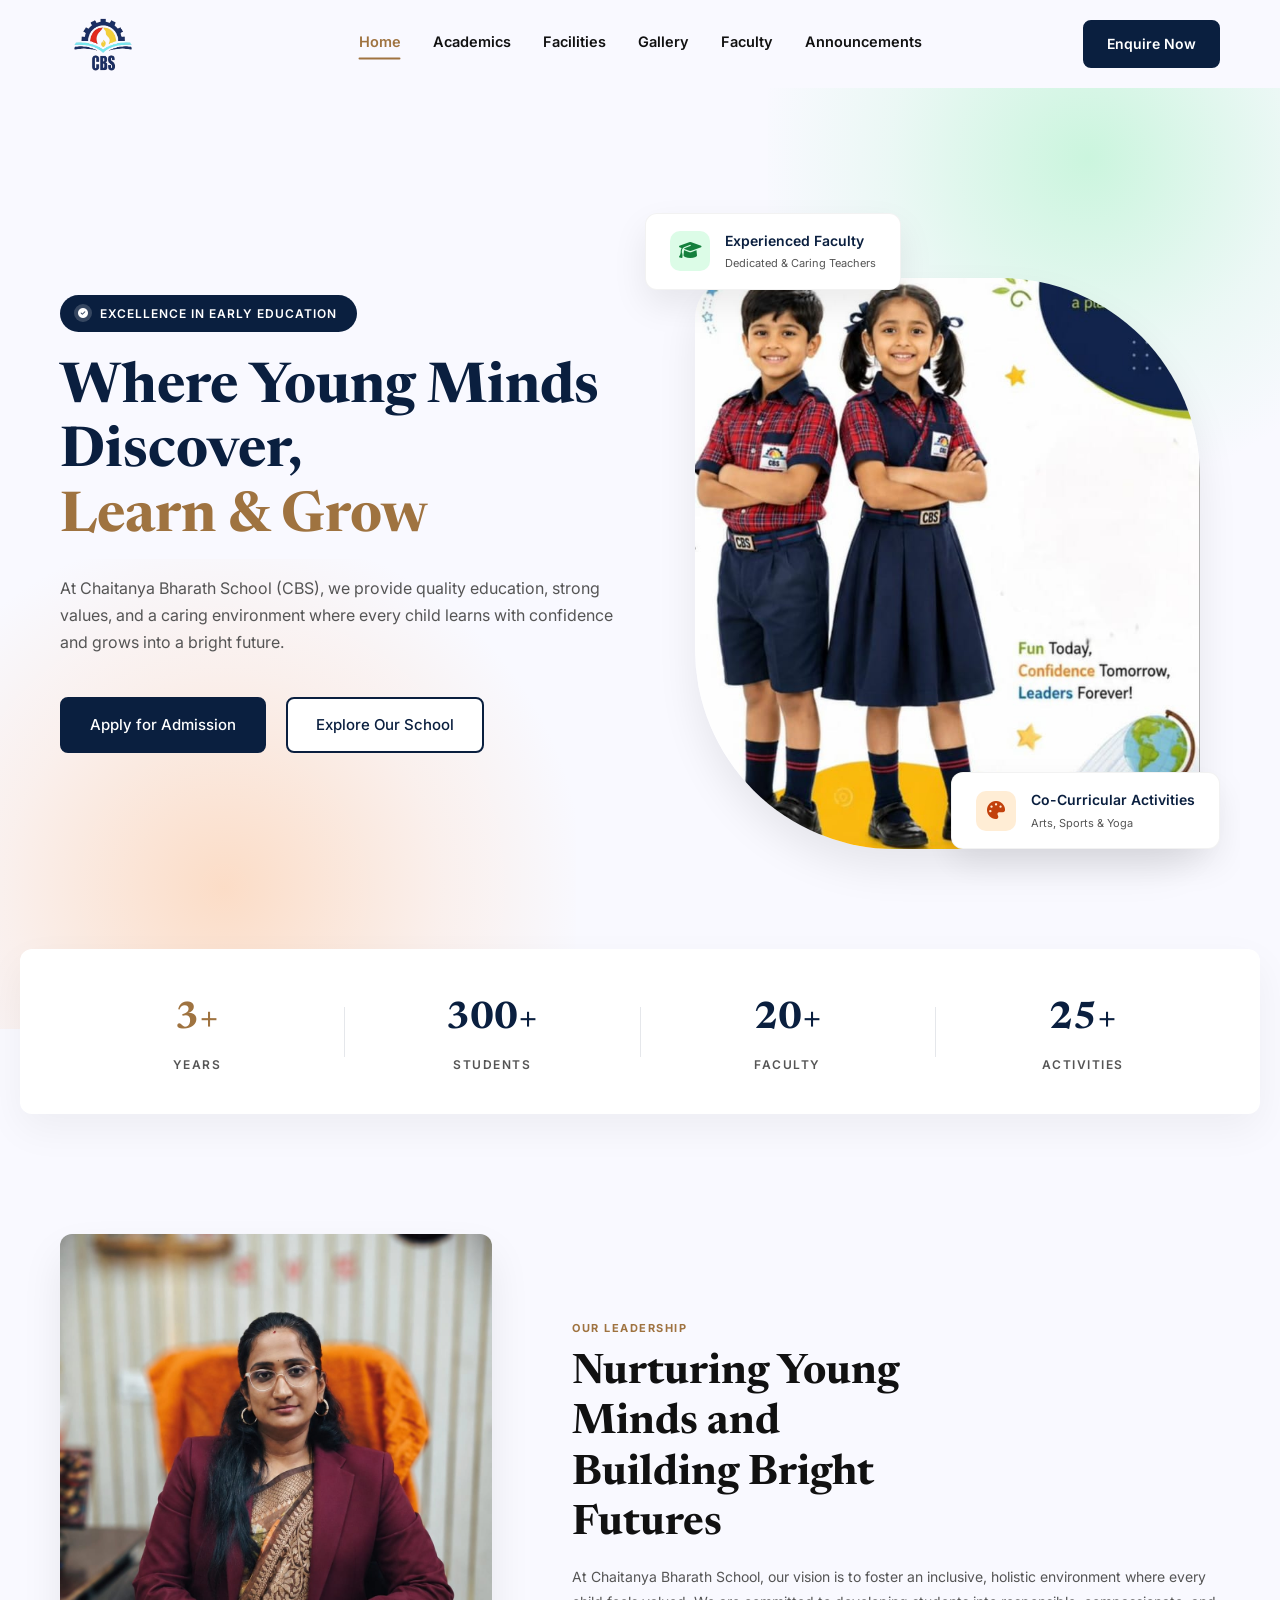
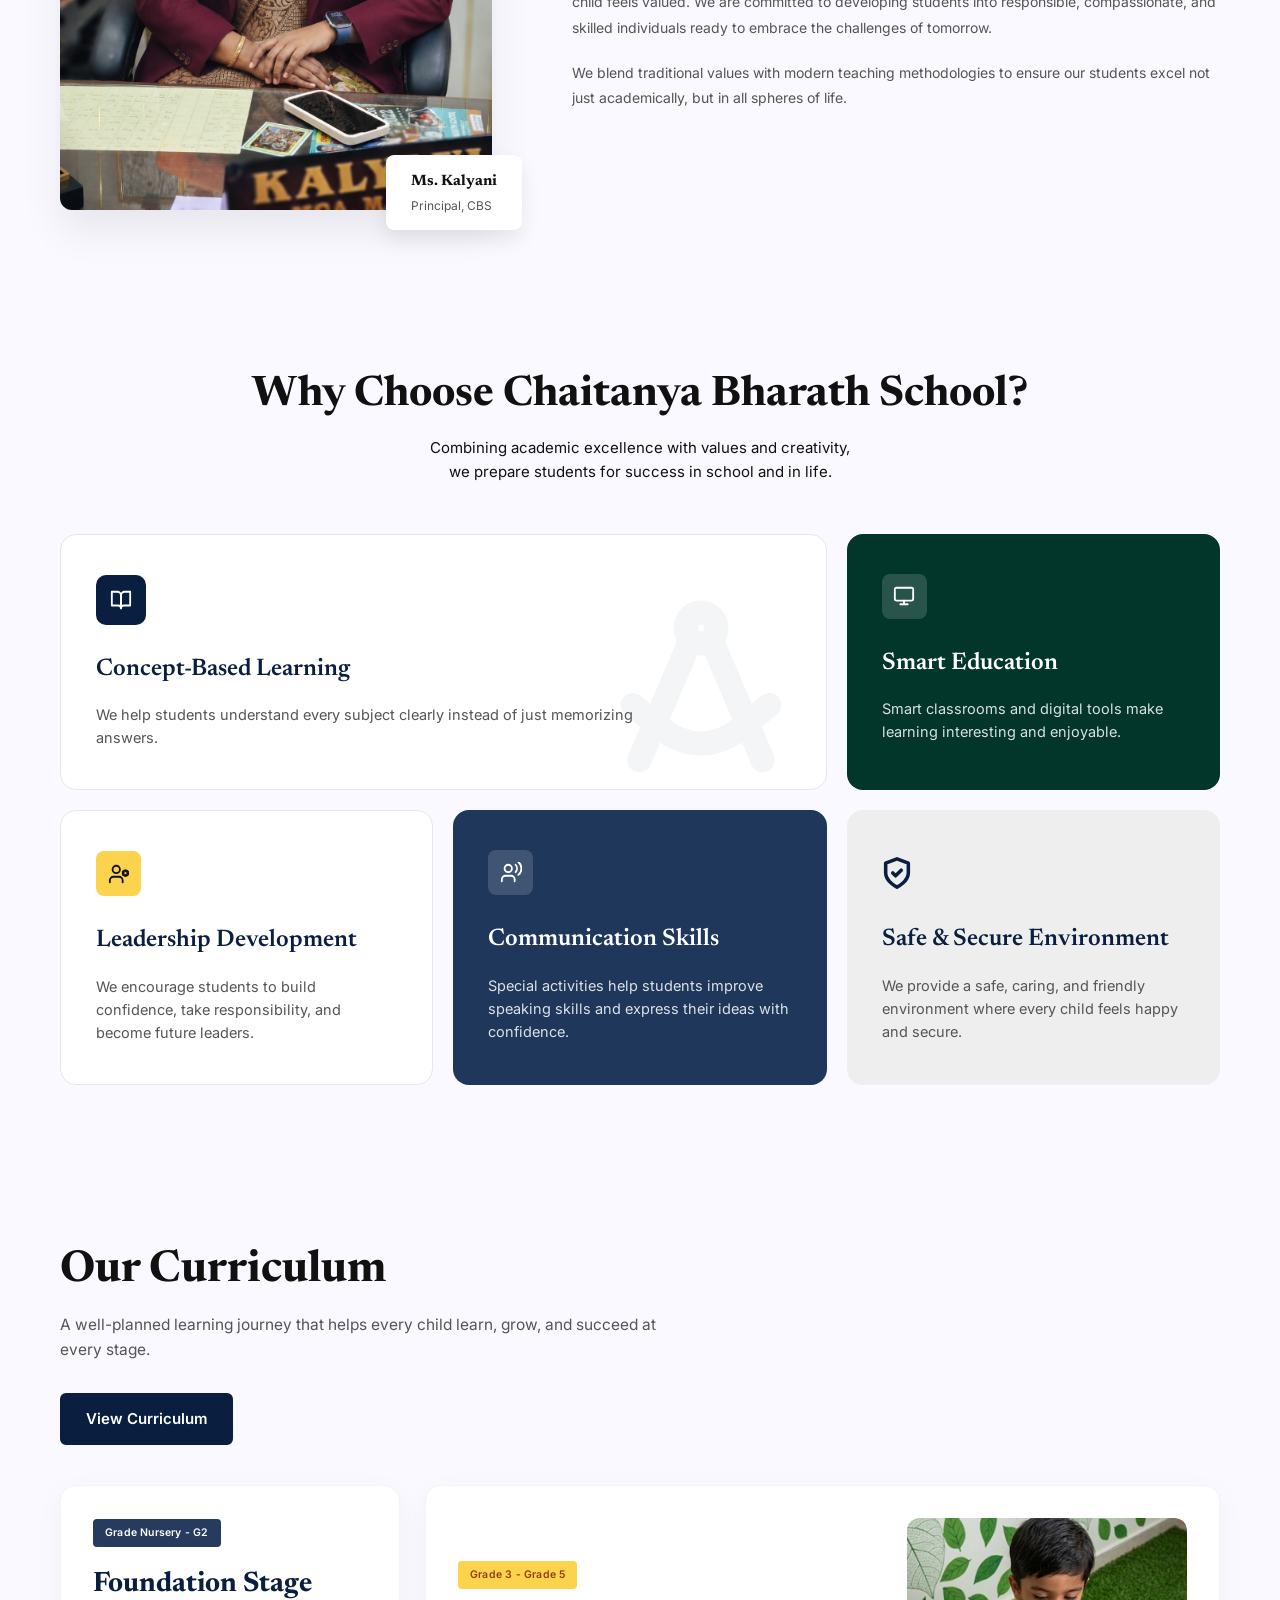
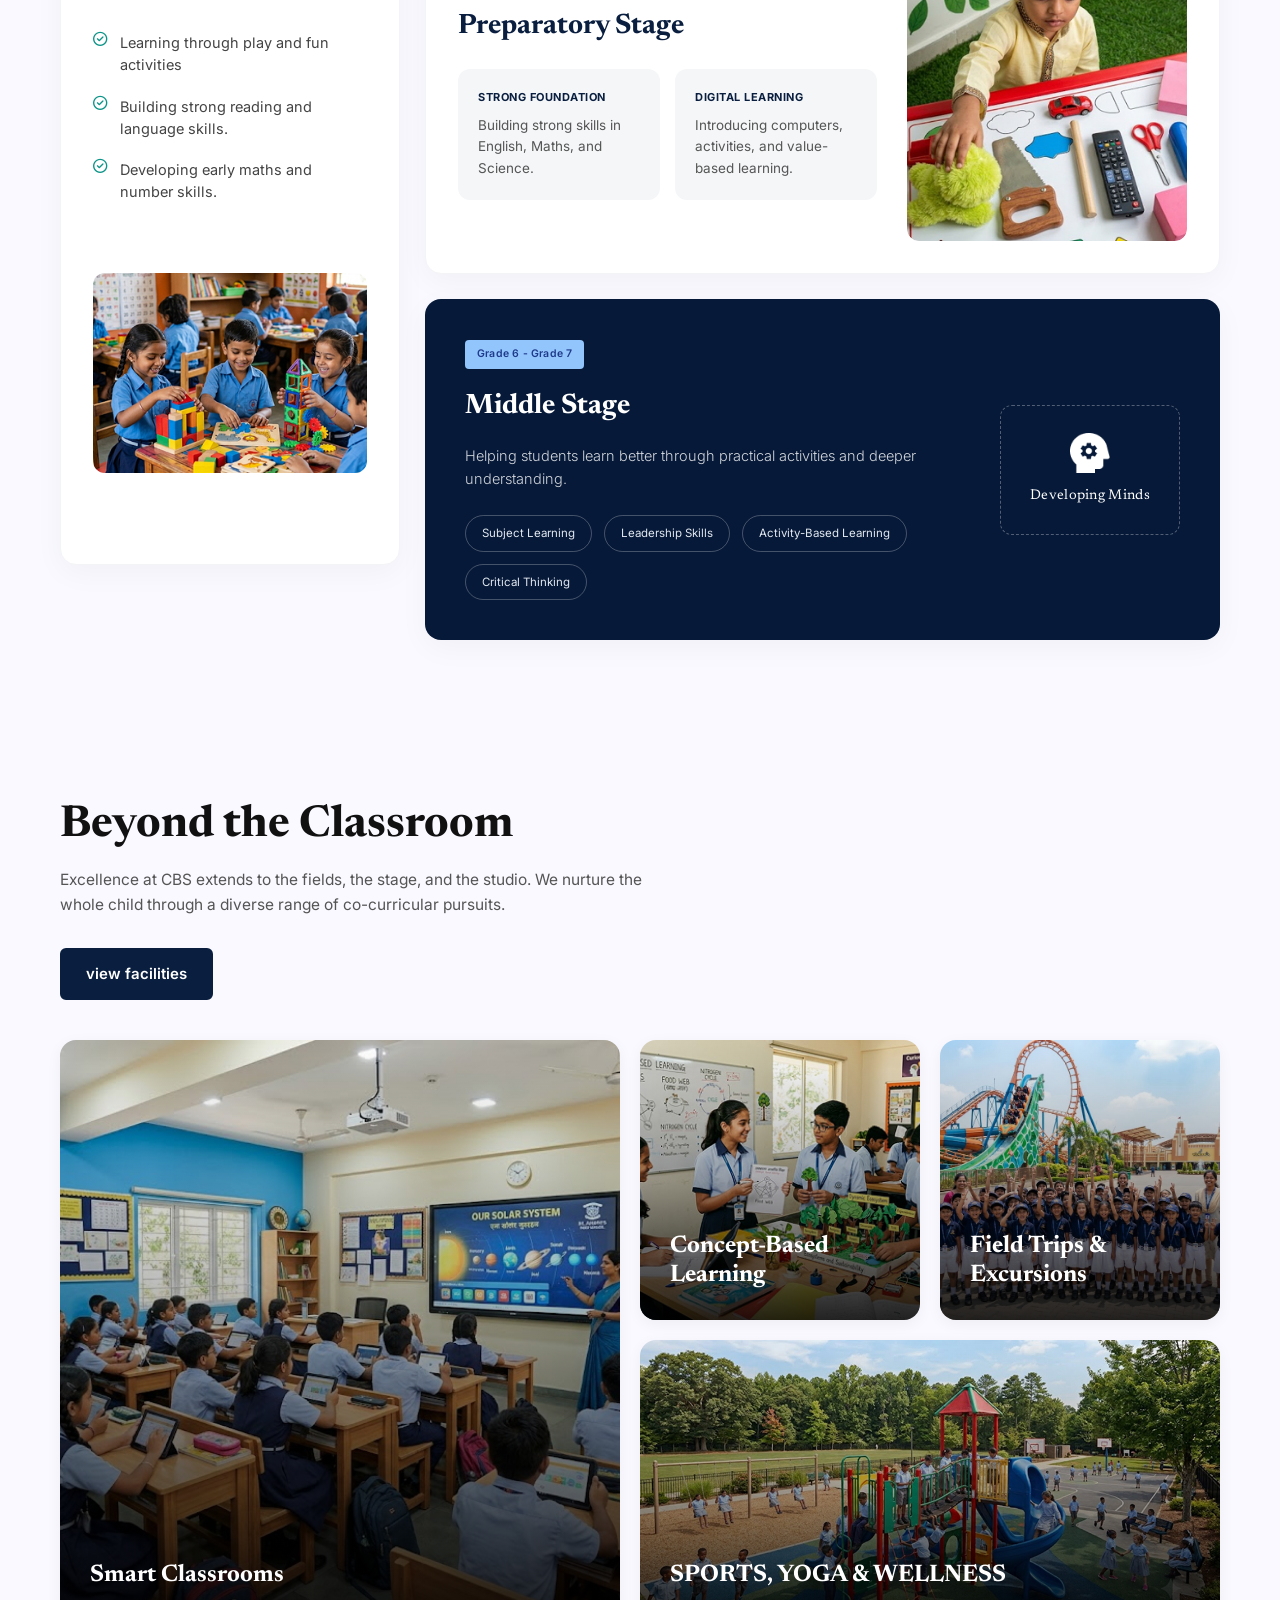
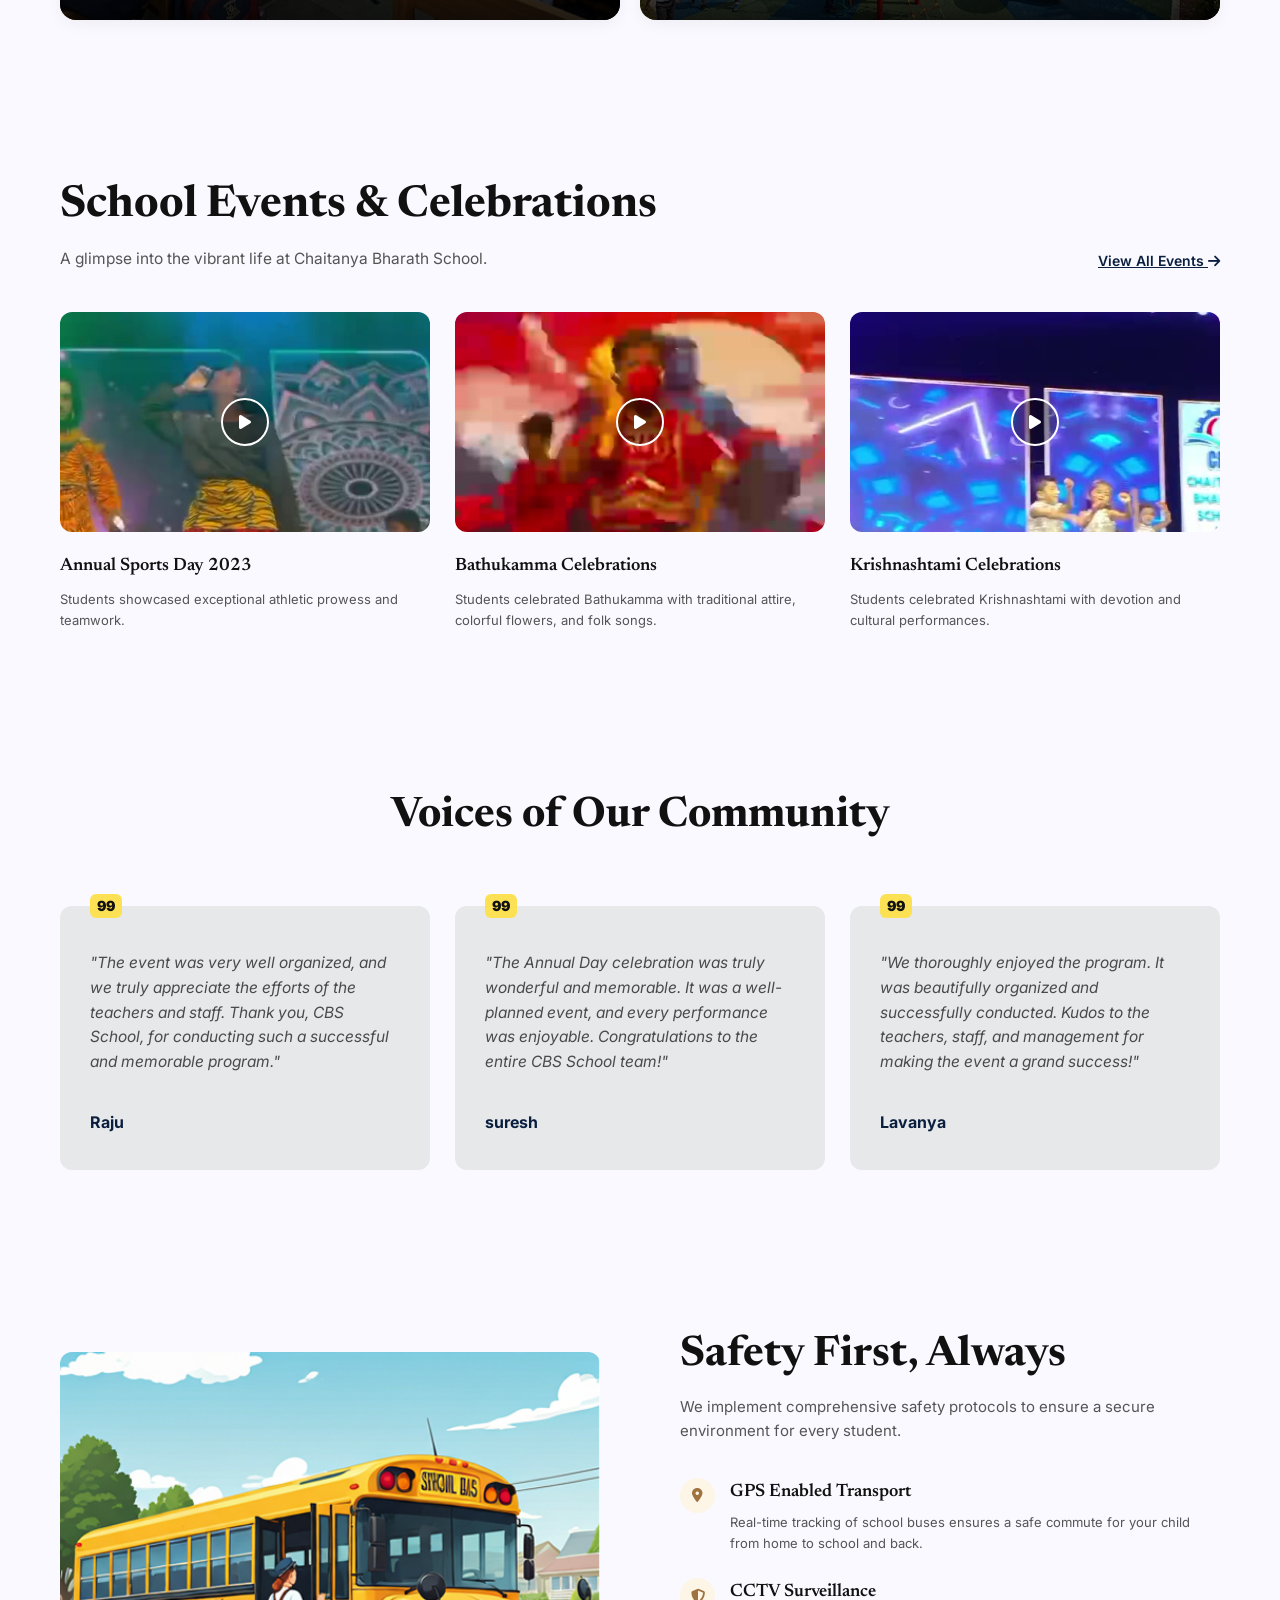
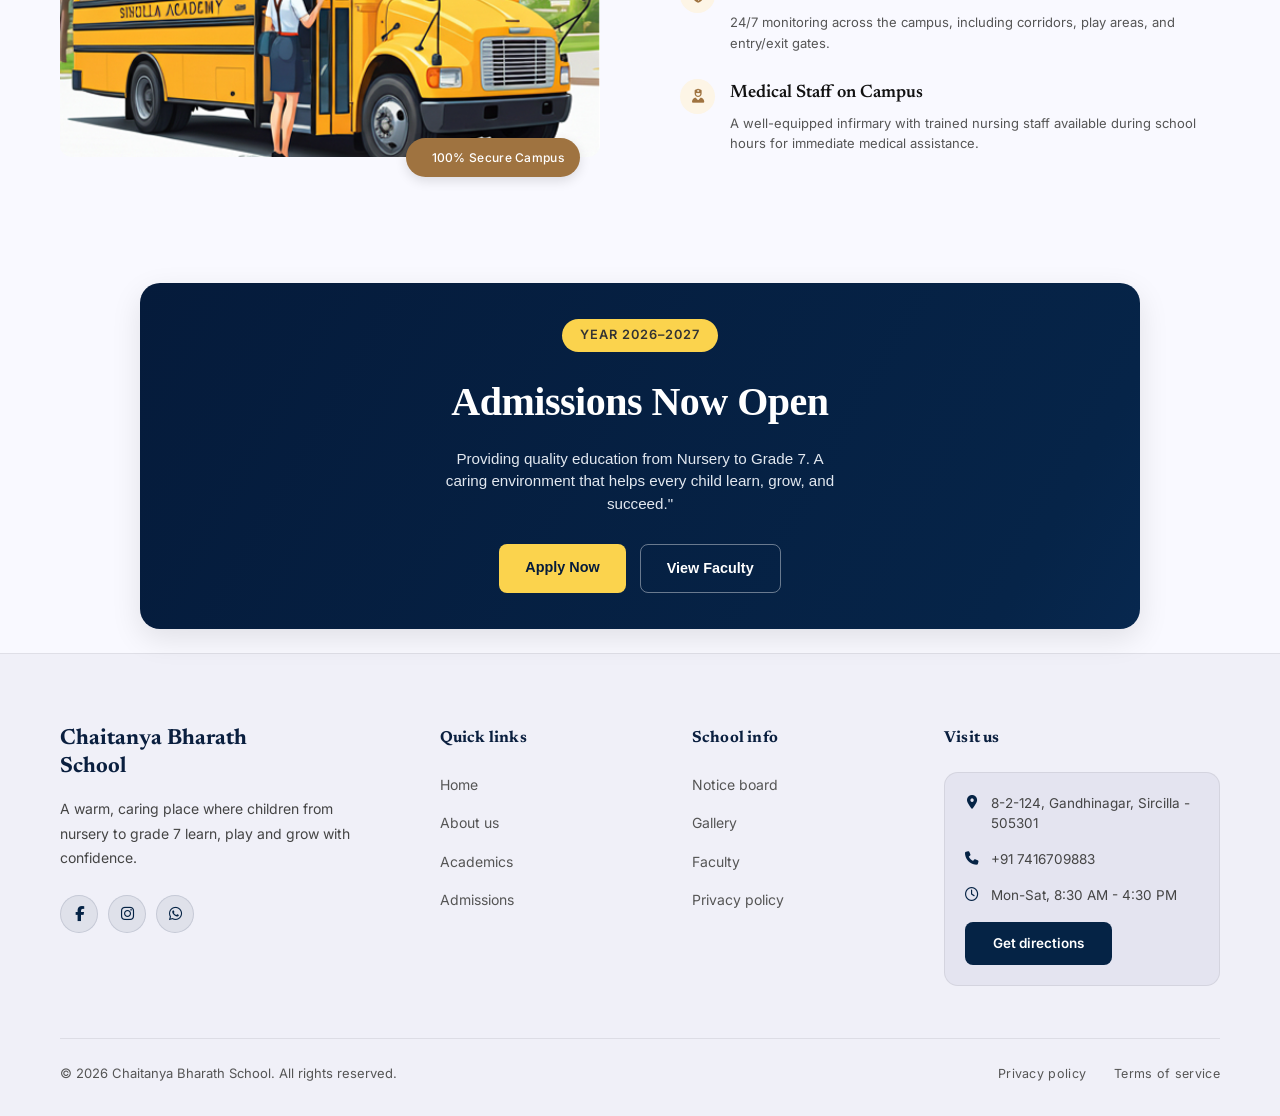
<file: index.html>
<!DOCTYPE html>
<html lang="en">
<head>
    <meta charset="UTF-8">
    <meta name="viewport" content="width=device-width, initial-scale=1.0">

    <!-- ============ PRIMARY SEO META TAGS ============ -->
    <title>Chaitanya Bharath School | Best English Medium School in Sircilla</title>
    <meta name="description" content="Chaitanya Bharath School in Sircilla offers quality English medium education from Nursery to Grade 7 with smart classrooms, experienced teachers, sports, personality development, and holistic learning. Admissions open.">
    <meta name="robots" content="index, follow, max-image-preview:large">
    <meta name="author" content="Chaitanya Bharath School">

    <link rel="canonical" href="https://chaitanyabharathschool.com/">

    <!-- ============ OPEN GRAPH (Facebook / WhatsApp / LinkedIn) ============ -->
    <meta property="og:type" content="website">
    <meta property="og:title" content="Chaitanya Bharath School | Best School in Sircilla">
    <meta property="og:description" content="Admissions Open. Nursery to Grade 7. Smart Classrooms. Experienced Faculty. Holistic Learning.">
    <meta property="og:image" content="https://chaitanyabharathschool.com/actualhero.jpg">
    <meta property="og:url" content="https://chaitanyabharathschool.com/">
    <meta property="og:site_name" content="Chaitanya Bharath School">
    <meta property="og:locale" content="en_IN">

    <!-- ============ TWITTER CARD ============ -->
    <meta name="twitter:card" content="summary_large_image">
    <meta name="twitter:title" content="Chaitanya Bharath School">
    <meta name="twitter:description" content="Best School in Sircilla providing quality education from Nursery to Grade 7.">
    <meta name="twitter:image" content="https://chaitanyabharathschool.com/actualhero.jpg">

    <!-- ============ GEO TAGS ============ -->
    <meta name="geo.region" content="IN-TG">
    <meta name="geo.placename" content="Sircilla">
    <meta name="geo.position" content="18.3879366;78.8088325">
    <meta name="ICBM" content="18.3879366,78.8088325">

    <!-- ============ THEME / ICONS ============ -->
    <meta name="theme-color" content="#0A1F44">
    <link rel="icon" href="favicon.png">
    <link rel="apple-touch-icon" href="favicon.png">
    <meta name="msapplication-TileColor" content="#0A1F44">

    <!-- ============ PERFORMANCE ============ -->
    <link rel="preload" as="image" href="actualhero.jpg">
    <link rel="dns-prefetch" href="//fonts.googleapis.com">
    <link rel="dns-prefetch" href="//fonts.gstatic.com">
    <link rel="manifest" href="/manifest.webmanifest">

    <link rel="preconnect" href="https://fonts.googleapis.com">
    <link rel="preconnect" href="https://fonts.gstatic.com" crossorigin>
    <!-- Updated Fonts: Inter for paragraphs, Newsreader for headings -->
    <link href="https://fonts.googleapis.com/css2?family=Inter:wght@300;400;500;600;700&family=Newsreader:opsz,wght@6..72,400;6..72,500;6..72,600;6..72,700&display=swap" rel="stylesheet">
    <link rel="stylesheet" href="https://cdnjs.cloudflare.com/ajax/libs/font-awesome/6.4.0/css/all.min.css">
    
    <link rel="stylesheet" href="css/style.css">
    <link rel="stylesheet" href="css/homepage.css">

    <!-- Page loading animation -->
    <link rel="stylesheet" href="css/loader.css">

    <!-- ============ STRUCTURED DATA (JSON-LD) ============ -->
    <script type="application/ld+json">
    {
      "@context": "https://schema.org",
      "@type": "School",
      "name": "Chaitanya Bharath School",
      "url": "https://chaitanyabharathschool.com",
      "logo": "https://chaitanyabharathschool.com/logo1.png",
      "image": "https://chaitanyabharathschool.com/actualhero.jpg",
      "description": "Chaitanya Bharath School provides quality education from Nursery to Grade 7 with smart classrooms, experienced teachers, sports, and holistic development in Sircilla, Telangana.",
      "telephone": "+91-7416709883",
      "email": "chaitanyabharathschool@gmail.com",
      "address": {
        "@type": "PostalAddress",
        "streetAddress": "8-2-124, Gandhinagar",
        "addressLocality": "Sircilla",
        "addressRegion": "Telangana",
        "postalCode": "505301",
        "addressCountry": "IN"
      },
      "openingHours": [
        "Mo-Sa 08:30-16:30"
      ],
      "hasMap": "https://maps.google.com/?q=8-2-124+Gandhinagar+Sircilla",
      "contactPoint": {
        "@type": "ContactPoint",
        "telephone": "+91-7416709883",
        "contactType": "Admissions"
      },
      "sameAs": [
        "https://www.instagram.com/chaitanyabharathschool"
      ]
    }
    </script>

    <script type="application/ld+json">
    {
      "@context": "https://schema.org",
      "@type": "WebSite",
      "name": "Chaitanya Bharath School",
      "url": "https://chaitanyabharathschool.com"
    }
    </script>

    <script type="application/ld+json">
    {
      "@context": "https://schema.org",
      "@type": "BreadcrumbList",
      "itemListElement": [
        {
          "@type": "ListItem",
          "position": 1,
          "name": "Home",
          "item": "https://chaitanyabharathschool.com/"
        }
      ]
    }
    </script>

    <!-- Hidden H1 for SEO — cannot affect layout: fixed position, off-screen, !important on every rule -->
    <style>
    .visually-hidden{
    position:fixed !important;
    top:-9999px !important;
    left:-9999px !important;
    width:1px !important;
    height:1px !important;
    margin:0 !important;
    padding:0 !important;
    overflow:hidden !important;
    white-space:nowrap !important;
    border:0 !important;
    clip:rect(0,0,0,0) !important;
    clip-path:inset(50%) !important;
    }
    </style>
</head>
<body class="is-loading">
    <h1 class="visually-hidden">Chaitanya Bharath School | Best English Medium School in Sircilla, Telangana</h1>

    <div class="loader" id="pageLoader">
        <img src="logo1.png" alt="CBS Logo">
        <div class="track"><div class="bar"></div></div>
    </div>

    <header class="header">
        <div class="container">
            <a href="#" class="logo-area">
                <img src="logo1.png" alt="Chaitanya Bharath School logo" class="logo-image-fixed">
            </a>
    
            <nav class="nav-links" id="navLinks" aria-label="Primary Navigation">
                <a href="index.html" class="active">Home</a>
                <a href="academics.html">Academics</a>
                <a href="facilities.html">Facilities</a>
                <a href="gallery.html">Gallery</a>
                <a href="faculty.html">Faculty</a>
                <a href="announcement.html">Announcements</a>
                <a href="contact.html" class="nav-cta nav-cta-mobile">Enquire Now</a>

            </nav>
    
            <a href="contact.html" class="nav-cta nav-cta-desktop">Enquire Now</a>
            <button class="nav-toggle" id="navToggle" aria-label="Toggle menu">
                <i class="fa-solid fa-bars"></i>
            </button>
        </div>
    </header>



    <section class="hero">
        <div class="container">
            <!-- Mobile/Tablet: image block comes first -->
            <div class="hero-image-wrapper">
                <img src="actualhero.jpg" alt="Students learning in a smart classroom at Chaitanya Bharath School, Sircilla, Telangana" class="hero-img-main">
                <div class="floating-badge badge-top">
                    <div class="icon-circle icon-green"><i class="fa-solid fa-graduation-cap"></i></div>
                    <div class="badge-text">
                        <strong>Experienced Faculty</strong>
                        <span>Dedicated & Caring Teachers</span>
                    </div>
                </div>
                <div class="floating-badge badge-bottom">
                    <div class="icon-circle icon-orange"><i class="fa-solid fa-palette"></i></div>
                    <div class="badge-text">
                        <strong>Co-Curricular Activities</strong>
                        <span>Arts, Sports & Yoga</span>
                    </div>
                </div>
            </div>

            <!-- Text content -->
            <div class="hero-content">
                <div class="hero-tagline">
                    <i class="fa-solid fa-circle-check"></i> EXCELLENCE IN EARLY EDUCATION
                </div>
                <h1 class="hero-title">Where Young Minds<br>Discover,<br><span>Learn & Grow</span></h1>
                <p class="hero-desc">At Chaitanya Bharath School (CBS), we provide quality education, strong values, and a caring environment where every child learns with confidence and grows into a bright future.</p>
                <div class="hero-actions">
                    <a href="contact.html" class="btn btn-primary">Apply for Admission</a>
                    <a href="facilities.html" class="btn btn-outline">Explore Our School</a>
                </div>
            </div>
        </div>
    </section>

    <div class="stats-wrapper container">
        <div class="stats-card">
            <div class="stat-item"><h3 class="text-gold">3+</h3><p>Years</p></div><div class="stat-divider"></div>
            <div class="stat-item"><h3>300+</h3><p>Students</p></div><div class="stat-divider"></div>
            <div class="stat-item"><h3>20+</h3><p>Faculty</p></div><div class="stat-divider"></div>


            <div class="stat-item"><h3>25+</h3><p>Activities</p></div>
        </div>
    </div>

    <section class="leadership">
        <div class="container">
            <div class="lead-image">
                <img id="principalPhoto" src="principal.jpg" alt="Ms. Kalyani, Principal of Chaitanya Bharath School">
                <div class="lead-name">
                    <h4>Ms. Kalyani</h4>
                    <p>Principal, CBS</p>
                </div>
            </div>
            <div class="lead-content">
                <span class="tagline">Our Leadership</span>
                <h2 class="section-title">Nurturing Young<br>Minds and<br>Building Bright<br>Futures</h2>
                <p>At Chaitanya Bharath School, our vision is to foster an inclusive, holistic environment where every child feels valued. We are committed to developing students into responsible, compassionate, and skilled individuals ready to embrace the challenges of tomorrow.</p>
                <p>We blend traditional values with modern teaching methodologies to ensure our students excel not just academically, but in all spheres of life.</p>
            </div>
        </div>
    </section>

    <section class="why-choose">
        <div class="container">
            <h2 class="section-title">Why Choose Chaitanya Bharath School?</h2>
            <p class="section-subtitle" style="margin: 0 auto 40px auto; text-align: center; color: #111;">Combining academic excellence with values and creativity,<br>we prepare students for success in school and in life.</p>
            
            <div class="features-grid">
                <!-- Top Row -->
                <div class="feature-card feat-concept">
                    <div class="feature-icon">
                        <svg width="22" height="22" viewBox="0 0 24 24" fill="none" stroke="currentColor" stroke-width="2" stroke-linecap="round" stroke-linejoin="round">
                            <path d="M2 3h6a4 4 0 0 1 4 4v14a3 3 0 0 0-3-3H2z"></path><path d="M22 3h-6a4 4 0 0 0-4 4v14a3 3 0 0 1 3-3h7z"></path>
                        </svg>
                    </div>
                    <h4>Concept-Based Learning</h4>
                    <p style="max-width: 80%;">We help students understand every subject clearly instead of just memorizing answers.</p>
                    <svg class="watermark-svg" viewBox="0 0 100 100" fill="none" stroke="#f4f5f7" stroke-width="11" stroke-linecap="round" stroke-linejoin="round">
                        <circle cx="50" cy="20" r="7"></circle>
                        <line x1="45" y1="26" x2="22" y2="80"></line><line x1="55" y1="26" x2="78" y2="80"></line>
                        <path d="M 31 65 Q 50 80 69 65"></path>
                        <line x1="31" y1="65" x2="19" y2="55"></line><line x1="69" y1="65" x2="81" y2="55"></line>
                    </svg>
                </div>
                
                <div class="feature-card feat-smart">
                    <div class="feature-icon">
                        <svg width="22" height="22" viewBox="0 0 24 24" fill="none" stroke="currentColor" stroke-width="2" stroke-linecap="round" stroke-linejoin="round">
                            <rect width="20" height="14" x="2" y="3" rx="2"/><line x1="8" x2="16" y1="21" y2="21"/><line x1="12" x2="12" y1="17" y2="21"/>
                        </svg>
                    </div>
                    <h4>Smart Education</h4>
                    <p>Smart classrooms and digital tools make learning interesting and enjoyable.</p>
                </div>
                
                <!-- Bottom Row -->
                <div class="feature-card feat-lead">
                    <div class="feature-icon">
                        <svg width="22" height="22" viewBox="0 0 24 24" fill="none" stroke="currentColor" stroke-width="2" stroke-linecap="round" stroke-linejoin="round">
                            <path d="M16 21v-2a4 4 0 0 0-4-4H6a4 4 0 0 0-4 4v2"/><circle cx="9" cy="7" r="4"/><circle cx="19" cy="11" r="3"/><path d="M19 8v1"/><path d="M19 13v1"/><path d="M21.6 9.5l-.87.5"/><path d="M17.27 12l-.87.5"/><path d="M21.6 12.5l-.87-.5"/><path d="M17.27 10l-.87-.5"/>
                        </svg>
                    </div>
                    <h4>Leadership Development</h4>
                    <p>We encourage students to build confidence, take responsibility, and become future leaders.</p>
                </div>
                
                <div class="feature-card feat-comm">
                    <div class="feature-icon">
                        <svg width="22" height="22" viewBox="0 0 24 24" fill="none" stroke="currentColor" stroke-width="2" stroke-linecap="round" stroke-linejoin="round">
                            <path d="M16 21v-2a4 4 0 0 0-4-4H6a4 4 0 0 0-4 4v2"/><circle cx="9" cy="7" r="4"/><path d="M17 11a6 6 0 0 0 0-8"/><path d="M20 14a9 9 0 0 0 0-14"/>
                        </svg>
                    </div>
                    <h4>Communication Skills</h4>
                    <p>Special activities help students improve speaking skills and express their ideas with confidence.</p>
                </div>
                
                <div class="feature-card feat-safe">
                    <div class="feature-icon">
                        <svg width="34" height="34" viewBox="0 0 24 24" fill="none" stroke="currentColor" stroke-width="2.5" stroke-linecap="round" stroke-linejoin="round">
                            <path d="M12 22s8-4 8-10V5l-8-3-8 3v7c0 6 8 10 8 10z"/><path d="m9 12 2 2 4-4"/>
                        </svg>
                    </div>
                    <h4>Safe & Secure Environment</h4>
                    <p>We provide a safe, caring, and friendly environment where every child feels happy and secure.</p>
                </div>
            </div>
        </div>
    </section>

    <section class="curriculum">
        <div class="container">
            
            <div class="section-header-new">
                <h2 class="section-title">Our Curriculum</h2>
                <p class="section-subtitle">A well-planned learning journey that helps every child learn, grow, and succeed at every stage.</p>
                <a href="academics.html" class="btn btn-primary">View Curriculum</a>
            </div>

            <div class="curriculum-grid-new">
                
                <!-- Left Column: Foundation Stage -->
                <div class="curr-card-new foundation-card">
                    <div>
                        <span class="curr-badge badge-blue-dark">Grade Nursery - G2</span>
                        <h3>Foundation Stage</h3>
                        <ul class="curr-list-new">
                            <li><i class="fa-regular fa-circle-check" style="color:#0d9488"></i> Learning through play and fun activities</li>
                            <li><i class="fa-regular fa-circle-check" style="color:#0d9488"></i> Building strong reading and language skills.</li>
                            <li><i class="fa-regular fa-circle-check" style="color:#0d9488"></i> Developing early maths and number skills.</li>
                        </ul>
                    </div>
                    
                    <div class="card-img-bottom">
                        <img src="stage1one.jpg" alt="Foundation stage students learning through play at Chaitanya Bharath School">
                    </div>
                </div>
                   

                <!-- Right Column: Prep & Middle Stages -->
                <div class="curr-right-col">
                    
                    <div class="curr-card-new prep-card">
                        <div class="prep-content">
                            <div><span class="curr-badge badge-yellow">Grade 3 - Grade 5</span></div>
                            <h3>Preparatory Stage</h3>
                            <div class="prep-features">
                                <div class="prep-feat-box">
                                    <h4>STRONG FOUNDATION</h4>
                                    <p>Building strong skills in English, Maths, and Science.</p>
                                </div>
                                <div class="prep-feat-box">
                                    <h4>DIGITAL LEARNING</h4>
                                    <p>Introducing computers, activities, and value-based learning.</p>
                                </div>
                            </div>
                        </div>
                        <div class="prep-image">
                            <img src="tabs/academics3.jpg" alt="Preparatory stage students in digital learning classroom">
                        </div>
                    </div>

                    <div class="curr-card-new middle-card">
                        <div class="middle-content">
                            <div><span class="curr-badge badge-blue-light">Grade 6 - Grade 7</span></div>
                            <h3>Middle Stage</h3>
                            <p>Helping students learn better through practical activities and deeper understanding.</p>
                            <div class="pill-tags">
                                <span class="pill">Subject Learning</span>
                                <span class="pill">Leadership Skills</span>
                                <span class="pill">Activity-Based Learning</span>
                                <span class="pill">Critical Thinking</span>
                            </div>
                        </div>
                        <div class="dashed-box">
                            <img src="Icon.png" alt="Developing Minds icon" style="width: 40px; height: 40px;">
                            <span>Developing Minds</span>
                        </div>
                    </div>

                </div>
            </div>
        </div>
    </section>

    <section class="beyond">
        <div class="container">
            <div class="section-header-new">
                <h2 class="section-title">Beyond the Classroom</h2>
                <p class="section-subtitle">Excellence at CBS extends to the fields, the stage, and the studio. We nurture the whole child through a diverse range of co-curricular pursuits.</p>
                <a href="facilities.html" class="btn btn-primary" style="text-transform: lowercase;">view facilities</a>
            </div>

            <div class="gallery-grid">
                <div class="gal-item gal-large">
                    <img src="smartclassroom.jpg" alt="Smart classroom with digital learning tools at Chaitanya Bharath School">
                    <div class="overlay"><div class="overlay-content"><h4>Smart Classrooms</h4></div></div>
                </div>
                <div class="gal-item gal-top-1">
                    <img src="conceptbased.jpg" alt="Concept-based learning activity at Chaitanya Bharath School">
                    <div class="overlay"><div class="overlay-content"><h4>Concept-Based<br>Learning</h4></div></div>
                </div>
                <div class="gal-item gal-top-2">
                    <img src="trip.jpg" alt="Students on a field trip organized by Chaitanya Bharath School">
                    <div class="overlay"><div class="overlay-content"><h4>Field Trips & Excursions</h4></div></div>
                </div>
                <div class="gal-item gal-bottom">
                    <img src="ground.jpg" alt="Students playing sports and practicing yoga at Chaitanya Bharath School">
                    <div class="overlay"><div class="overlay-content"><h4 style="text-transform: uppercase;">SPORTS, YOGA & WELLNESS</h4></div></div>
                </div>
            </div>
        </div>
    </section>

    <section class="events">
        <div class="container">
            <div class="section-header-new"> 
                <div>
                    <h2 class="section-title">School Events & Celebrations</h2>
                    <p class="section-subtitle" style="margin-bottom:0;">A glimpse into the vibrant life at Chaitanya Bharath School.</p>
                </div>
                <a href="gallery.html" style="color: var(--primary-dark); font-weight: 600; text-decoration: underline; font-size: 14px; font-family: var(--font-body);">View All Events <i class="fa-solid fa-arrow-right"></i></a>
            </div>
            <div class="events-scroll-wrapper">
                <div class="events-grid">

                    <!-- Event Card 1 -->
                    <div class="event-card">
                        <div class="event-vid" onclick="toggleVideo(this)">
                            <video src="annual1.mp4" poster="annual1-poster.jpg" preload="none"></video>
                            <div class="play-btn"><i class="fa-solid fa-play"></i></div>
                        </div>
                        <h4>Annual Sports Day 2023</h4>
                        <p>Students showcased exceptional athletic prowess and teamwork.</p>
                    </div>

                    <!-- Event Card 2 -->
                    <div class="event-card">
                        <div class="event-vid" onclick="toggleVideo(this)">
                            <video src="annual2.mp4" poster="annual2-poster.jpg" preload="none"></video>
                            <div class="play-btn"><i class="fa-solid fa-play"></i></div>
                        </div>
                        <h4>Bathukamma Celebrations</h4>
                        <p>Students celebrated Bathukamma with traditional attire, colorful flowers, and folk songs.</p>
                    </div>

                    <!-- Event Card 3 -->
                    <div class="event-card">
                        <div class="event-vid" onclick="toggleVideo(this)">
                            <video src="krishnashtami.mp4" poster="krishnashtami-poster.jpg" preload="none"></video>
                            <div class="play-btn"><i class="fa-solid fa-play"></i></div>
                        </div>
                        <h4>Krishnashtami Celebrations</h4>
                        <p>Students celebrated Krishnashtami with devotion and cultural performances.</p>
                    </div>

                </div>
            </div>
        </div>
    </section>

    <section class="testimonials">
        <div class="container">
            <h2 class="section-title">Voices of Our Community</h2>
            <div class="test-slider-wrapper">
                <div class="test-grid" id="testSlider">
                    <div class="test-card">
                        <div class="quote-icon">99</div>
                        <p class="test-text">"The event was very well organized, and we truly appreciate the efforts of the teachers and staff. Thank you, CBS School, for conducting such a successful and memorable program."</p>
                        <div class="test-author">
                            <h5>Raju</h5>
                        </div>
                    </div>
                    <div class="test-card">
                        <div class="quote-icon">99</div>
                        <p class="test-text">"The Annual Day celebration was truly wonderful and memorable. It was a well-planned event, and every performance was enjoyable. Congratulations to the entire CBS School team!"</p>
                        <div class="test-author">
                            <h5>suresh</h5>
                        </div>
                    </div>
                    <div class="test-card">
                        <div class="quote-icon">99</div>
                        <p class="test-text">"We thoroughly enjoyed the program. It was beautifully organized and successfully conducted. Kudos to the teachers, staff, and management for making the event a grand success!"</p>
                        <div class="test-author">
                            <h5>Lavanya</h5>
                        </div>
                    </div>
                </div>
                <div class="test-slider-controls" id="testControls">
                    <button class="test-slider-btn" id="testPrev" aria-label="Previous testimonial">
                        <i class="fa-solid fa-chevron-left"></i>
                    </button>
                    <div class="test-slider-dots" id="testDots">
                        <span class="dot active"></span>
                        <span class="dot"></span>
                        <span class="dot"></span>
                    </div>
                    <button class="test-slider-btn" id="testNext" aria-label="Next testimonial">
                        <i class="fa-solid fa-chevron-right"></i>
                    </button>
                </div>
                <div class="test-swipe-hint" id="testSwipeHint">
                    <i class="fa-solid fa-chevron-left"></i>
                    <span>Swipe for more</span>
                    <i class="fa-solid fa-chevron-right"></i>
                </div>
            </div>
        </div>
    </section>

    <section class="safety">
        <div class="container">
            <div class="safety-img">
                <img src="bus.jpg" alt="School bus with GPS tracking at Chaitanya Bharath School">
                <div class="safety-badge"><i class="fa-solid fa-shield-check" style="font-size: 20px;"></i> 100% Secure Campus</div>
            </div>
            <div class="safety-content">
                <h2 class="section-title">Safety First, Always</h2>
                <p class="section-subtitle">We implement comprehensive safety protocols to ensure a secure environment for every student.</p>
                <div class="safety-list">
                    <div class="safety-item">
                        <div class="safety-icon"><i class="fa-solid fa-location-dot"></i></div>
                        <div><h5>GPS Enabled Transport</h5><p>Real-time tracking of school buses ensures a safe commute for your child from home to school and back.</p></div>
                    </div>
                    <div class="safety-item">
                        <div class="safety-icon"><i class="fa-solid fa-shield-halved"></i></div>
                        <div><h5>CCTV Surveillance</h5><p>24/7 monitoring across the campus, including corridors, play areas, and entry/exit gates.</p></div>
                    </div>
                    <div class="safety-item">
                        <div class="safety-icon"><i class="fa-solid fa-user-nurse"></i></div>
                        <div><h5>Medical Staff on Campus</h5><p>A well-equipped infirmary with trained nursing staff available during school hours for immediate medical assistance.</p></div>
                    </div>
                </div>
            </div>
        </div>
    </section>

    <section class="cta-wrapper">
        <div class="cta-container">
          <div class="cta-badge">YEAR 2026–2027</div>
          
          <h2 class="cta-heading">Admissions Now Open</h2>
          
          <p class="cta-description">
            Providing quality education from Nursery to Grade 7. A <br>
            caring environment that helps every child learn, grow, and <br>
            succeed."
          </p>
          
          <div class="cta-buttons">
            <a href="contact.html" class="btn-primary">Apply Now</a>
            <a href="faculty.html" class="btn-secondary">View Faculty</a>
          </div>
        </div>
      </section>

    <footer class="footer">
        <div class="container">
            <div class="footer-grid">
                <div>
                    <div class="footer-logo">Chaitanya Bharath<br>School</div>
<p class="footer-desc">
    A warm, caring place where children from nursery to grade 7 learn, play and grow with confidence.
</p>

<div class="social-icons">
    <a href="#" target="_blank">
        <i class="fa-brands fa-facebook-f"></i>
    </a>

    <a href="https://www.instagram.com/chaitanyabharathschool?igsh=MTQ3Y3hmZDNmdnh4Mg==" target="_blank">
        <i class="fa-brands fa-instagram"></i>
    </a>

    <a href="https://wa.me/917416709883" target="_blank">
        <i class="fa-brands fa-whatsapp"></i>
    </a>
</div>
                </div>
                <div>
                    <h4>Quick links</h4>
                    <ul class="footer-links">
                        <li><a href="index.html">Home</a></li>
                        <li><a href="academics.html">About us</a></li>
                        <li><a href="academics.html">Academics</a></li>
                        <li><a href="contact.html">Admissions</a></li>
                    </ul>
                </div>
                <div>
                    <h4>School info</h4>
                    <ul class="footer-links">
                        <li><a href="announcement.html">Notice board</a></li>
                        <li><a href="gallery.html">Gallery</a></li>
                        <li><a href="faculty.html">Faculty</a></li>
                        <li><a href="#">Privacy policy</a></li>
                    </ul>
                </div>
                <div>
                    <h4>Visit us</h4>
                    <div class="visit-card">
                        <div class="visit-item"><i class="fa-solid fa-location-dot"></i><span>8-2-124, Gandhinagar, Sircilla - 505301</span></div>
                        <div class="visit-item"><i class="fa-solid fa-phone"></i><span>+91 7416709883</span></div>
                        <div class="visit-item"><i class="fa-regular fa-clock"></i><span>Mon-Sat, 8:30 AM - 4:30 PM</span></div>
                        <a href="#" class="btn-directions">Get directions</a>
                    </div>
                </div>
            </div>
            <div class="footer-bottom">
                <p>&copy; 2026 Chaitanya Bharath School. All rights reserved.</p>
                <div class="footer-bottom-links">
                    <a href="#">Privacy policy</a>
                    <a href="#">Terms of service</a>
                </div>
            </div>
        </div>
    </footer>

    <!-- Netlify Identity Widget: required so invite/confirmation/recovery emails work -->
    <script src="https://identity.netlify.com/v1/netlify-identity-widget.js"></script>
    <script>
        if (window.netlifyIdentity) {
            window.netlifyIdentity.on("init", (user) => {
                if (!user) {
                    window.netlifyIdentity.on("login", () => {
                        document.location.href = "/admin/";
                    });
                }
            });
        }
    </script>

    <script src="js/main.js"></script>
    <script src="js/home.js"></script>


    <script src="js/homepage.js"></script>

    <!-- Page loading animation -->
    <script src="js/loader.js"></script>
</body>
</html>
</file>
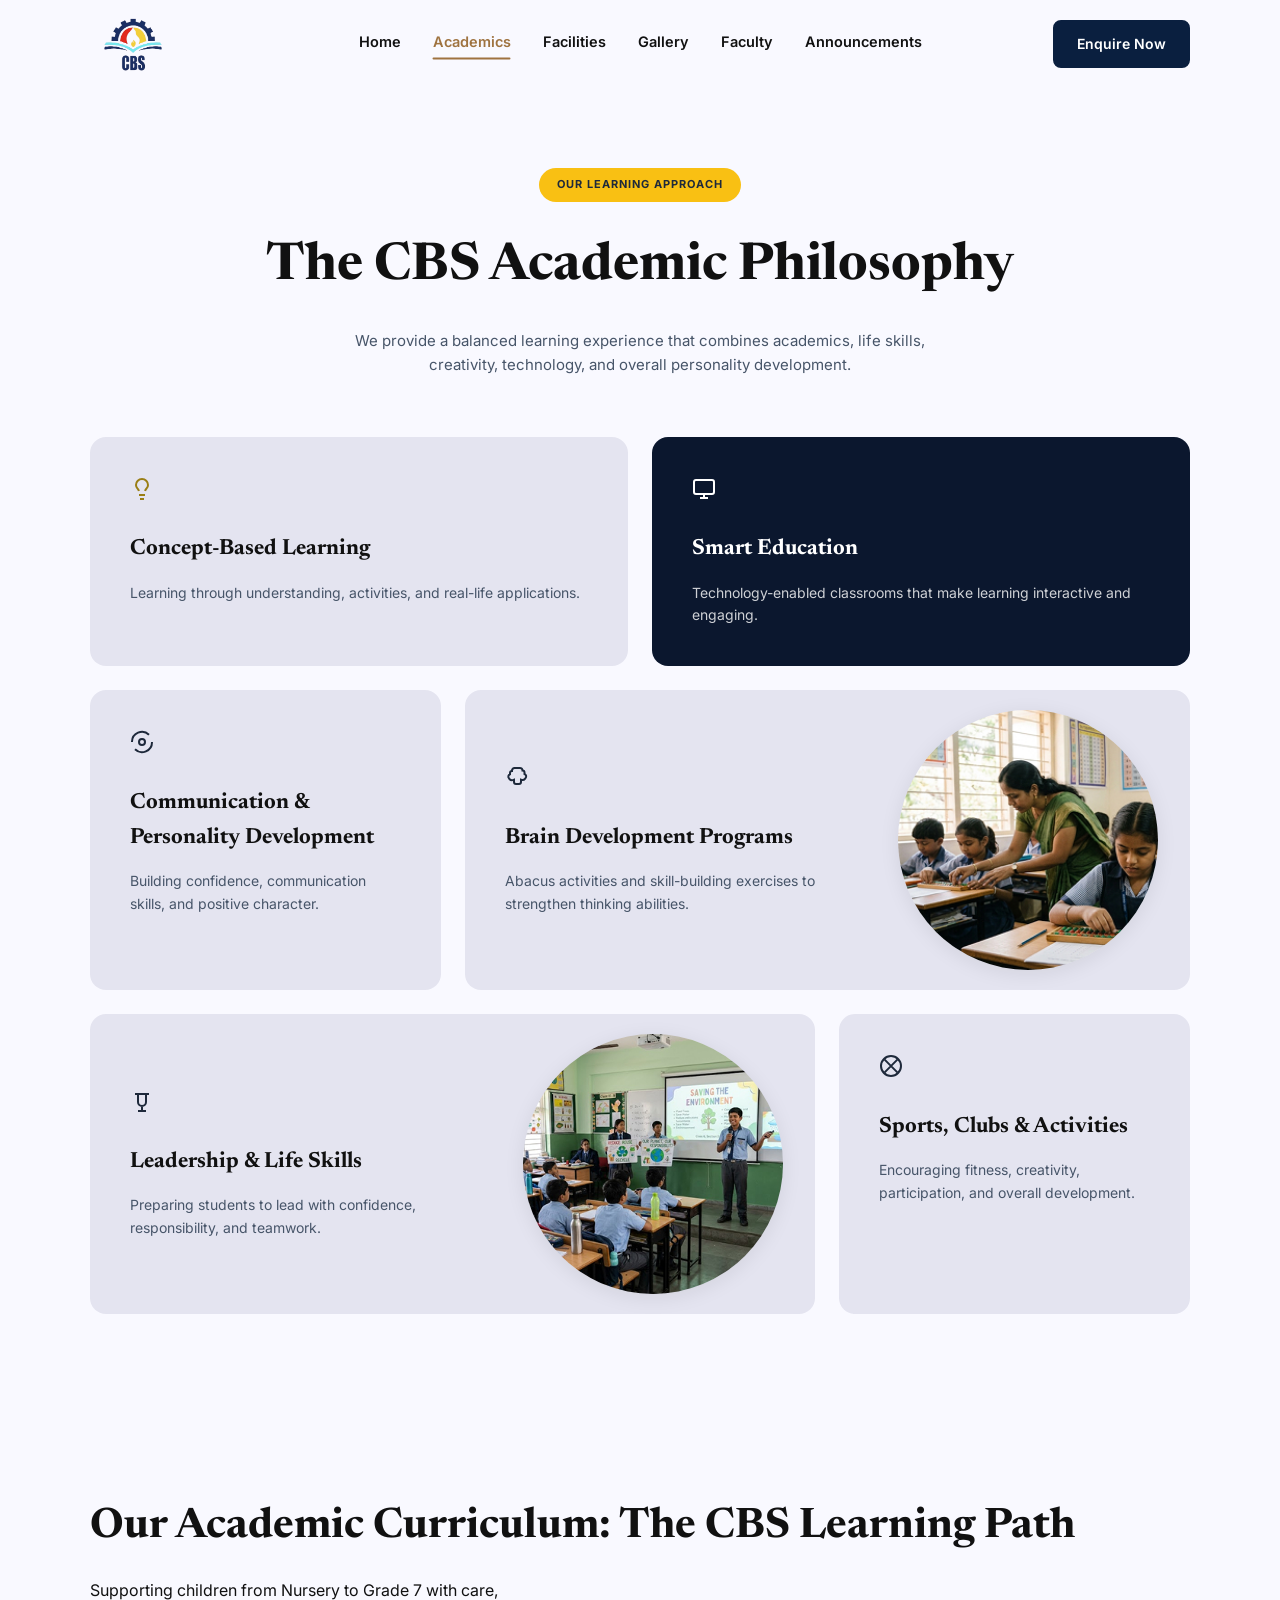
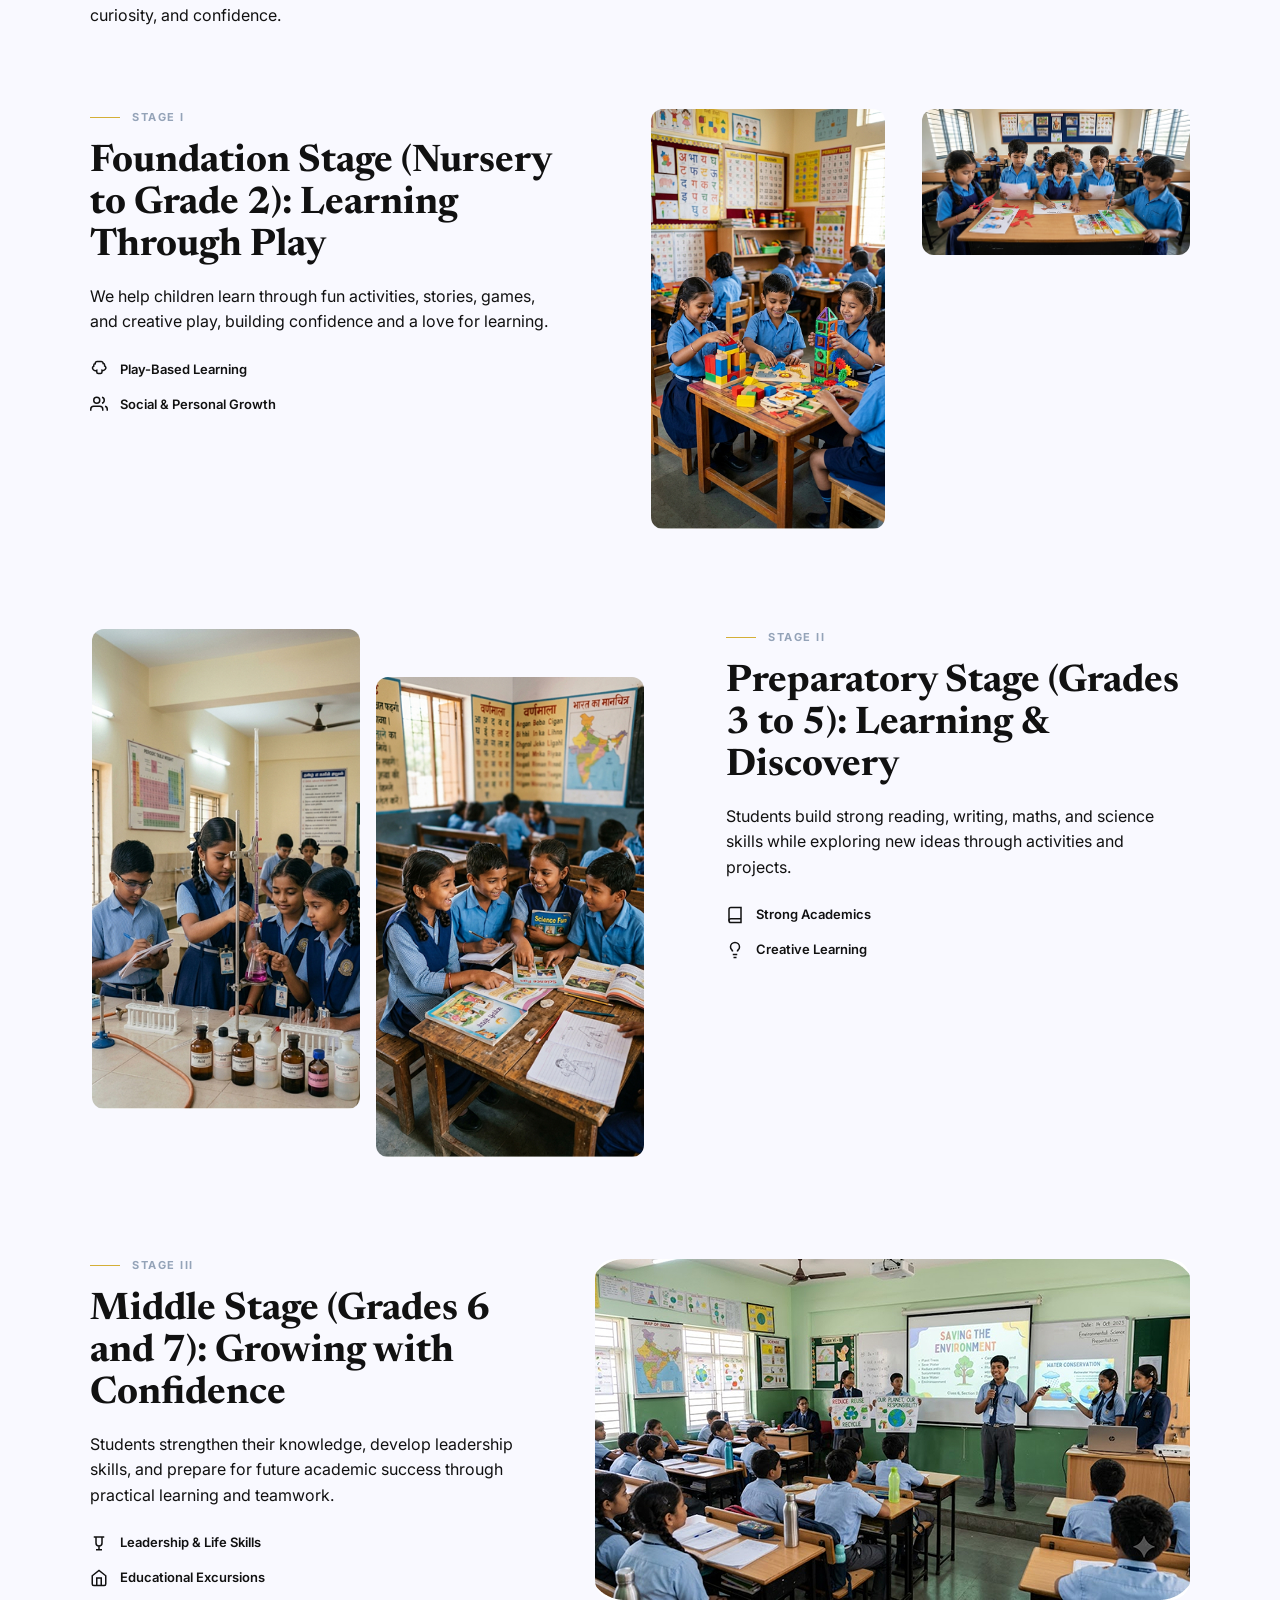
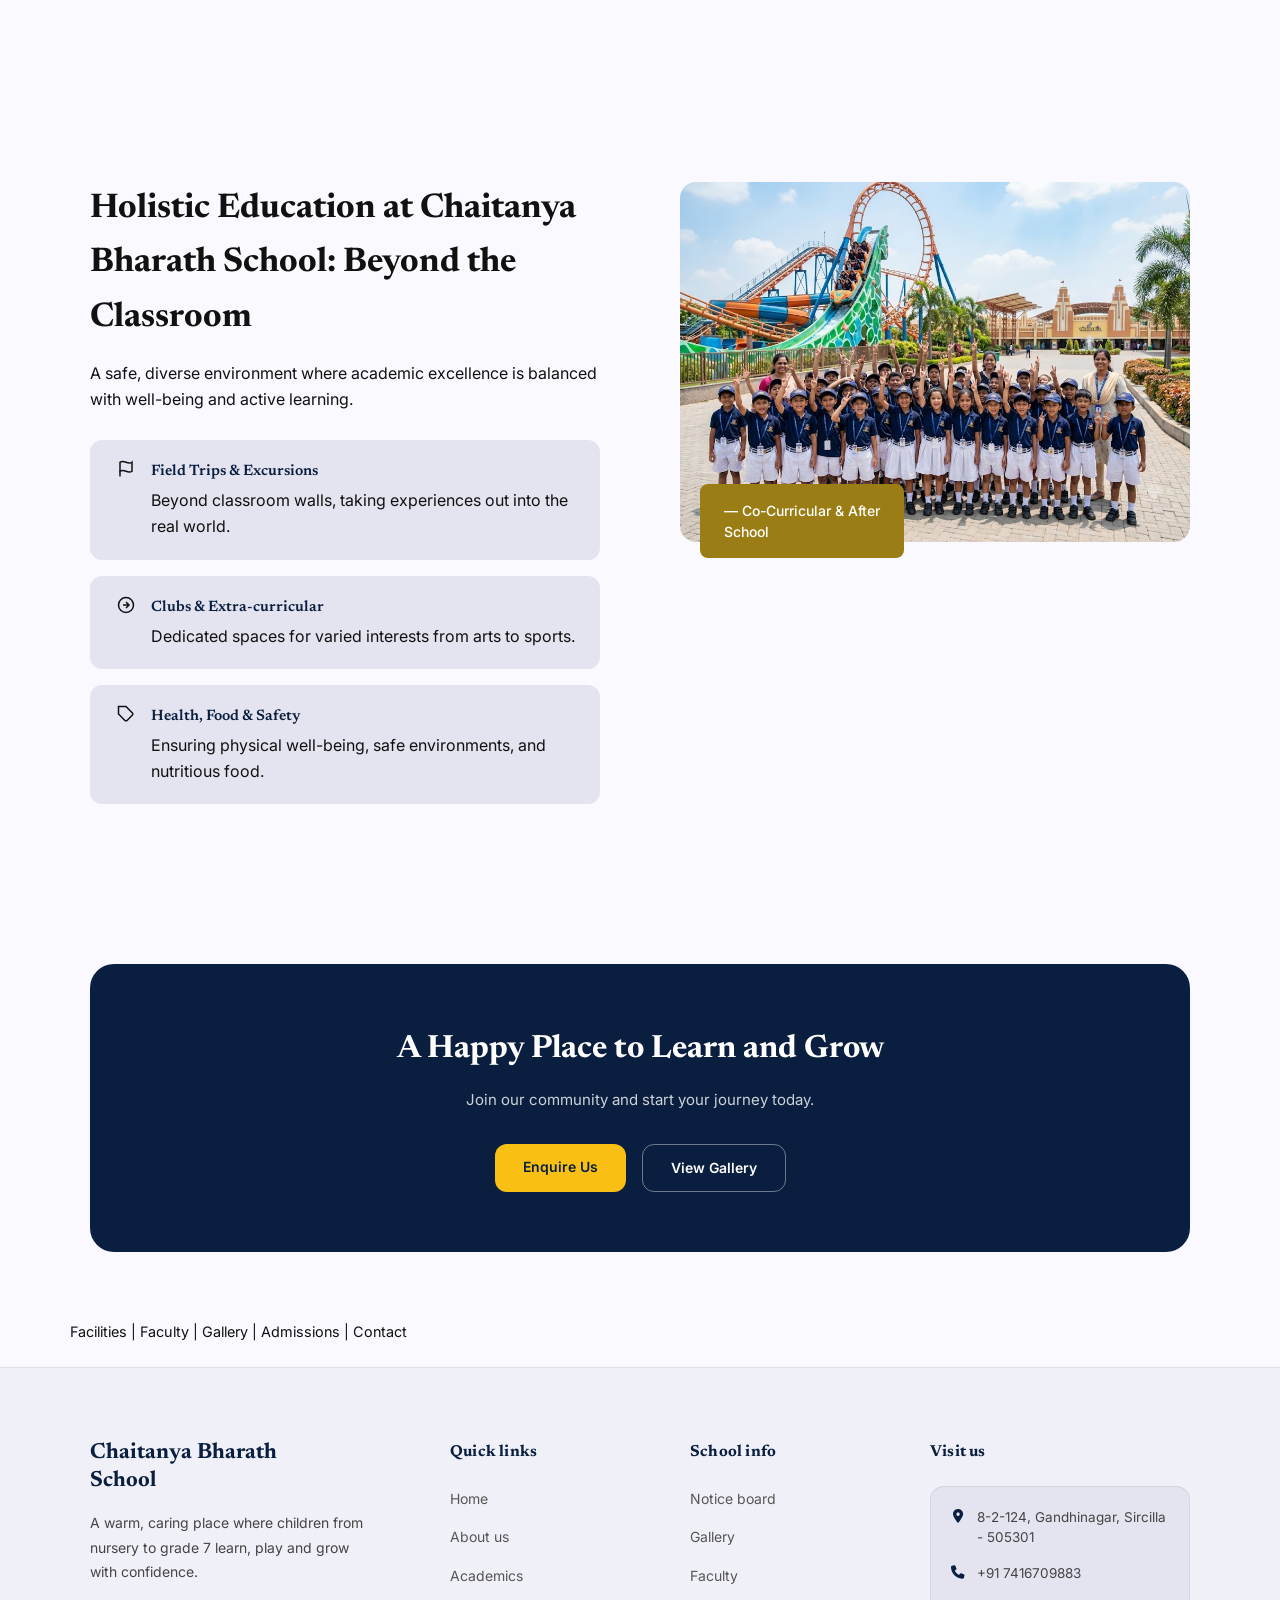
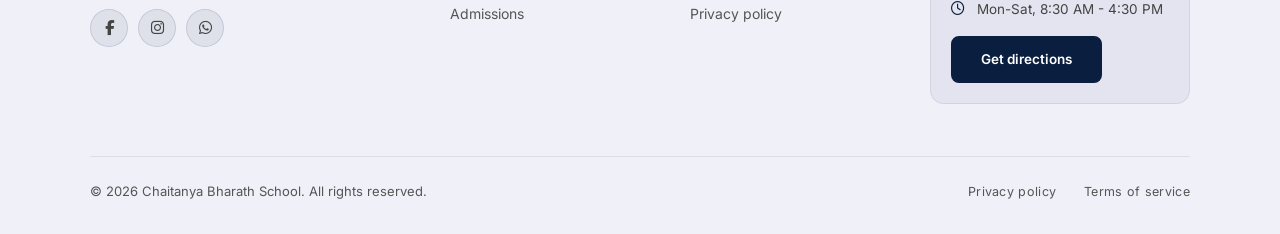
<file: academics.html>
<!DOCTYPE html>
<html lang="en">
<head>
    <meta charset="UTF-8">
    <meta name="viewport" content="width=device-width, initial-scale=1.0">

    <title>Academics | Chaitanya Bharath School, Sircilla | Nursery to Grade 7 Curriculum</title>
    <meta name="description" content="Explore the academic curriculum at Chaitanya Bharath School, Sircilla. We offer activity-based English medium education from Nursery to Grade 7 with experienced teachers, smart classrooms, and holistic learning.">
    <meta name="author" content="Chaitanya Bharath School">
    <link rel="canonical" href="https://www.chaitanyabharathschool.com/academics.html">
    <meta name="robots" content="index,follow,max-image-preview:large">

    <!-- Favicon -->
    <link rel="icon" href="favicon.png">
    <link rel="apple-touch-icon" href="favicon.png">
    <meta name="theme-color" content="#0A1F44">

    <!-- Geo Tags -->
    <meta name="geo.region" content="IN-TG">
    <meta name="geo.placename" content="Sircilla">
    <meta name="geo.position" content="18.3879366;78.8088325">
    <meta name="ICBM" content="18.3879366,78.8088325">

    <!-- Open Graph -->
    <meta property="og:type" content="website">
    <meta property="og:title" content="Academics | Chaitanya Bharath School">
    <meta property="og:description" content="Discover our Nursery to Grade 7 curriculum, activity-based learning, smart classrooms, and holistic education in Sircilla.">
    <meta property="og:image" content="https://www.chaitanyabharathschool.com/presentation.jpg">
    <meta property="og:url" content="https://www.chaitanyabharathschool.com/academics.html">

    <!-- Twitter Card -->
    <meta name="twitter:card" content="summary_large_image">
    <meta name="twitter:title" content="Academics | Chaitanya Bharath School">
    <meta name="twitter:description" content="Quality English medium education from Nursery to Grade 7 in Sircilla.">
    <meta name="twitter:image" content="https://www.chaitanyabharathschool.com/presentation.jpg">

    <link rel="preconnect" href="https://fonts.googleapis.com">
    <link rel="preconnect" href="https://fonts.gstatic.com" crossorigin>
    <link href="https://fonts.googleapis.com/css2?family=Inter:wght@300;400;500;600;700&family=Newsreader:opsz,wght@6..72,400;6..72,500;6..72,600;6..72,700&display=swap" rel="stylesheet">
    <link rel="stylesheet" href="https://cdnjs.cloudflare.com/ajax/libs/font-awesome/6.4.0/css/all.min.css">

    <link rel="stylesheet" href="css/style.css">
    <link rel="stylesheet" href="css/academics.css">

    <style>
    .visually-hidden {
        position: absolute;
        width: 1px;
        height: 1px;
        padding: 0;
        margin: -1px;
        overflow: hidden;
        clip: rect(0, 0, 0, 0);
        white-space: nowrap;
        border: 0;
    }
    </style>

    <link rel="preload" as="image" href="presentation.jpg">

    <!-- School Schema -->
    <script type="application/ld+json">
    {
     "@context":"https://schema.org",
     "@type":"School",
     "name":"Chaitanya Bharath School",
     "url":"https://www.chaitanyabharathschool.com",
     "telephone":"+91-7416709883",
     "address":{
       "@type":"PostalAddress",
       "streetAddress":"8-2-124, Gandhinagar",
       "addressLocality":"Sircilla",
       "addressRegion":"Telangana",
       "postalCode":"505301",
       "addressCountry":"IN"
     }
    }
    </script>

    <!-- WebSite Schema -->
    <script type="application/ld+json">
    {
     "@context":"https://schema.org",
     "@type":"WebSite",
     "name":"Chaitanya Bharath School",
     "url":"https://www.chaitanyabharathschool.com"
    }
    </script>

    <!-- AcademicCourse Schema -->
    <script type="application/ld+json">
    {
     "@context":"https://schema.org",
     "@type":"Course",
     "name":"Nursery to Grade 7 Academic Programme",
     "provider":{
       "@type":"School",
       "name":"Chaitanya Bharath School",
       "url":"https://www.chaitanyabharathschool.com"
     },
     "educationalLevel":"Nursery to Grade 7"
    }
    </script>

    <!-- Breadcrumb Schema -->
    <script type="application/ld+json">
    {
     "@context":"https://schema.org",
     "@type":"BreadcrumbList",
     "itemListElement":[
     {
     "@type":"ListItem",
     "position":1,
     "name":"Home",
     "item":"https://www.chaitanyabharathschool.com/"
     },
     {
     "@type":"ListItem",
     "position":2,
     "name":"Academics",
     "item":"https://www.chaitanyabharathschool.com/academics.html"
     }
     ]
    }
    </script>
</head>
<body>

    <h1 class="visually-hidden">Academics at Chaitanya Bharath School | English Medium Curriculum from Nursery to Grade 7 in Sircilla, Telangana</h1>

  
    <header class="header">
        <div class="container">
            <a href="#" class="logo-area">
                <img src="logo1.png" alt="Chaitanya Bharath School Logo" width="596" height="418" class="logo-image-fixed">
            </a>
    
            <nav class="nav-links" id="navLinks" aria-label="Primary Navigation">
                <a href="index.html">Home</a>
                <a href="academics.html" class="active">Academics</a>
                <a href="facilities.html">Facilities</a>
                <a href="gallery.html">Gallery</a>
                <a href="faculty.html">Faculty</a>
                <a href="announcement.html">Announcements</a>
                <a href="contact.html" class="nav-cta nav-cta-mobile">Enquire Now</a>  <!-- ADD THIS LINE -->

            </nav>
    
            <a href="contact.html" class="nav-cta nav-cta-desktop">Enquire Now</a>
            <button class="nav-toggle" id="navToggle" aria-label="Toggle menu">
                <i class="fa-solid fa-bars"></i>
            </button>
        </div>
    </header>

    <section class="container intro">
        <div class="badge">OUR LEARNING APPROACH</div>
        <h1>The CBS Academic Philosophy</h1>
        <p>We provide a balanced learning experience that combines academics, life skills, creativity, technology, and overall personality development.</p>
    </section>

    <section class="container philosophy-grid">
        <div class="card cell-1">
            <div class="icon-wrap">
                <svg width="24" height="24" viewBox="0 0 24 24" fill="none" stroke="#9A7E15" stroke-width="2">
                    <path d="M9 18h6"/><path d="M10 22h4"/><path d="M15.09 14c.18-.98.65-1.74 1.41-2.5A4.65 4.65 0 0 0 18 8 6 6 0 0 0 6 8c0 1 .23 2.23 1.5 3.5A4.61 4.61 0 0 1 8.91 14"/>
                </svg>
            </div>
            <h3>Concept-Based Learning</h3>
            <p>Learning through understanding, activities, and real-life applications.</p>
        </div>
        
        <div class="card card-navy cell-2">
            <div class="icon-wrap">
                <svg width="24" height="24" viewBox="0 0 24 24" fill="none" stroke="currentColor" stroke-width="2">
                    <rect x="2" y="3" width="20" height="14" rx="2" ry="2"/><line x1="8" y1="21" x2="16" y2="21"/><line x1="12" y1="17" x2="12" y2="21"/>
                </svg>
            </div>
            <h3>Smart Education</h3>
            <p>Technology-enabled classrooms that make learning interactive and engaging.</p>
        </div>
        
        <div class="card card-gray cell-3">
            <div class="icon-wrap">
                <svg width="24" height="24" viewBox="0 0 24 24" fill="none" stroke="#1E293B" stroke-width="2">
                    <path d="M2 12a10 10 0 0 1 17-7.3"/><path d="M22 12a10 10 0 0 1-17 7.3"/><circle cx="12" cy="12" r="3"/>
                </svg>
            </div>
            <h3>Communication &<br>Personality Development</h3>
            <p>Building confidence, communication skills, and positive character.</p>
        </div>
        
        <div class="card card-gray card-wide-flex cell-4">
            <div class="card-content">
                <div class="icon-wrap">
                    <svg width="24" height="24" viewBox="0 0 24 24" fill="none" stroke="#1E293B" stroke-width="2">
                        <path d="M9.5 2A2.5 2.5 0 0 0 7 4.5v.5a2 2 0 0 0-2 2v1.26a2.5 2.5 0 0 0-1 4.09l.34.45a3.5 3.5 0 0 0 4.16 1.15l.5-.2V16a2 2 0 0 0 2 2h3a2 2 0 0 0 2-2v-2.3a3.5 3.5 0 0 0 4.16-1.15l.34-.45a2.5 2.5 0 0 0-1-4.09V6.5a2 2 0 0 0-2-2v-.5A2.5 2.5 0 0 0 14.5 2h-5z"/>
                    </svg>
                </div>
                <h3>Brain Development Programs</h3>
                <p>Abacus activities and skill-building exercises to strengthen thinking abilities.</p>
            </div>
            <img src="brain.jpg" width="250" height="256" loading="lazy" decoding="async" alt="Brain development and abacus activity for students at Chaitanya Bharath School" class="circle-img">
        </div>
        
        <div class="card card-gray card-wide-flex cell-5">
            <div class="card-content">
                <div class="icon-wrap">
                    <svg width="24" height="24" viewBox="0 0 24 24" fill="none" stroke="#1E293B" stroke-width="2">
                        <path d="M8 21h8M12 17v4M7 4h10M5 4h14M8 4v8a4 4 0 0 0 8 0V4"/>
                    </svg>
                </div>
                <h3>Leadership & Life Skills</h3>
                <p>Preparing students to lead with confidence, responsibility, and teamwork.</p>
            </div>
            <img src="presentation.jpg" width="610" height="341" loading="lazy" decoding="async" alt="Student presentation and leadership activity at Chaitanya Bharath School" class="circle-img">
        </div>
        <div class="card card-gray cell-6">
            <div class="icon-wrap">
                <svg width="24" height="24" viewBox="0 0 24 24" fill="none" stroke="#1E293B" stroke-width="2">
                    <circle cx="12" cy="12" r="10"/><path d="M5.4 5.4l13.2 13.2M18.6 5.4L5.4 18.6"/>
                </svg>
            </div>
            <h3>Sports, Clubs & Activities</h3>
            <p>Encouraging fitness, creativity, participation, and overall development.</p>
        </div>
    </section>
    
    <div class="learning-section">
        <div class="container">
            <div class="section-header">
                <h2>Our Academic Curriculum: The CBS Learning Path</h2>
                <p>Supporting children from Nursery to Grade 7 with care, curiosity, and confidence.</p>
            </div>

            <div class="stage-i-row">
                <div class="stage-i-text">
                    <div class="stage-label">STAGE I</div>
                    <h2>Foundation Stage (Nursery to Grade 2): Learning Through Play</h2>
                    <p>We help children learn through fun activities, stories, games, and creative play, building confidence and a love for learning.</p>
                    <ul class="feature-list">
                        <li>
                            <svg class="feature-icon" viewBox="0 0 24 24"><path d="M9.5 2A2.5 2.5 0 0 0 7 4.5v.5a2 2 0 0 0-2 2v1.26a2.5 2.5 0 0 0-1 4.09l.34.45a3.5 3.5 0 0 0 4.16 1.15l.5-.2V16a2 2 0 0 0 2 2h3a2 2 0 0 0 2-2v-2.3a3.5 3.5 0 0 0 4.16-1.15l.34-.45a2.5 2.5 0 0 0-1-4.09V6.5a2 2 0 0 0-2-2v-.5A2.5 2.5 0 0 0 14.5 2h-5z"/></svg>
                            Play-Based Learning
                        </li>
                        <li>
                            <svg class="feature-icon" viewBox="0 0 24 24"><path d="M17 21v-2a4 4 0 0 0-4-4H5a4 4 0 0 0-4 4v2"/><circle cx="9" cy="7" r="4"/><path d="M23 21v-2a4 4 0 0 0-3-3.87"/><path d="M16 3.13a4 4 0 0 1 0 7.75"/></svg>
                            Social &amp; Personal Growth
                        </li>
                    </ul>
                </div>
                <div class="comp-1">
                    <img src="stage1one.jpg" width="336" height="602" loading="lazy" decoding="async" alt="Foundation stage classroom at Chaitanya Bharath School" class="comp-1-left">
                    <img src="stage1two.jpg" width="547" height="298" loading="lazy" decoding="async" alt="Activity-based learning for primary students in Sircilla" class="comp-1-right">
                </div>
            </div>

            <div class="stage-ii-row">
                <div class="comp-2">
                    <img src="stage2one.jpg" width="356" height="638" loading="lazy" decoding="async" alt="Science lab learning at Chaitanya Bharath School" class="comp-2-left">
                    <img src="stage2two.jpg" width="340" height="609" loading="lazy" decoding="async" alt="Students studying in smart classroom at Chaitanya Bharath School" class="comp-2-right">
                </div>
                <div class="stage-ii-text">
                    <div class="stage-label">STAGE II</div>
                    <h2>Preparatory Stage (Grades 3 to 5): Learning &amp; Discovery</h2>
                    <p>Students build strong reading, writing, maths, and science skills while exploring new ideas through activities and projects.</p>
                    <ul class="feature-list">
                        <li>
                            <svg class="feature-icon" viewBox="0 0 24 24"><path d="M4 19.5A2.5 2.5 0 0 1 6.5 17H20"/><path d="M6.5 2H20v20H6.5A2.5 2.5 0 0 1 4 19.5v-15A2.5 2.5 0 0 1 6.5 2z"/></svg>
                            Strong Academics
                        </li>
                        <li>
                            <svg class="feature-icon" viewBox="0 0 24 24"><path d="M9 18h6"/><path d="M10 22h4"/><path d="M15.09 14c.18-.98.65-1.74 1.41-2.5A4.65 4.65 0 0 0 18 8 6 6 0 0 0 6 8c0 1 .23 2.23 1.5 3.5A4.61 4.61 0 0 1 8.91 14"/></svg>
                            Creative Learning
                        </li>
                    </ul>
                </div>
            </div>

            <div class="stage-iii-row">
                <div class="stage-iii-text">
                    <div class="stage-label">STAGE III</div>
                    <h2>Middle Stage (Grades 6 and 7): Growing with Confidence</h2>
                    <p>Students strengthen their knowledge, develop leadership skills, and prepare for future academic success through practical learning and teamwork.</p>
                    <ul class="feature-list">
                        <li>
                            <svg class="feature-icon" viewBox="0 0 24 24"><path d="M8 21h8M12 17v4M7 4h10M5 4h14M8 4v8a4 4 0 0 0 8 0V4"/></svg>
                            Leadership &amp; Life Skills
                        </li>
                        <li>
                            <svg class="feature-icon" viewBox="0 0 24 24"><path d="M3 9l9-7 9 7v11a2 2 0 0 1-2 2H5a2 2 0 0 1-2-2z"/><polyline points="9 22 9 12 15 12 15 22"/></svg>
                            Educational Excursions
                        </li>
                    </ul>
                </div>
                <div class="comp-3">
                    <img src="presentation.jpg" width="610" height="341" loading="lazy" decoding="async" alt="Middle school student presentation and learning at Chaitanya Bharath School">
                </div>
            </div>
        </div>
    </div>

    <div class="beyond-section">
        <div class="container">
        <div class="beyond-row">
            <div class="beyond-text">
                <h2>Holistic Education at Chaitanya Bharath School: Beyond the Classroom</h2>
                <p style="margin-top: 12px;">A safe, diverse environment where academic excellence is balanced with well-being and active learning.</p>
                <div class="card-list">
                    <div class="info-card">
                        <svg class="feature-icon" style="flex-shrink:0" viewBox="0 0 24 24"><path d="M4 15s1-1 4-1 5 2 8 2 4-1 4-1V3s-1 1-4 1-5-2-8-2-4 1-4 1z"/><line x1="4" y1="22" x2="4" y2="15"/></svg>
                        <div>
                            <h4>Field Trips &amp; Excursions</h4>
                            <p>Beyond classroom walls, taking experiences out into the real world.</p>
                        </div>
                    </div>
                    <div class="info-card">
                        <svg class="feature-icon" style="flex-shrink:0" viewBox="0 0 24 24"><circle cx="12" cy="12" r="10"/><path d="M12 8l4 4-4 4M8 12h8"/></svg>
                        <div>
                            <h4>Clubs &amp; Extra-curricular</h4>
                            <p>Dedicated spaces for varied interests from arts to sports.</p>
                        </div>
                    </div>
                    <div class="info-card">
                        <svg class="feature-icon" style="flex-shrink:0" viewBox="0 0 24 24"><path d="M20.59 13.41l-7.17 7.17a2 2 0 0 1-2.83 0L2 12V2h10l8.59 8.59a2 2 0 0 1 0 2.82z"/><line x1="7" y1="7" x2="7.01" y2="7"/></svg>
                        <div>
                            <h4>Health, Food &amp; Safety</h4>
                            <p>Ensuring physical well-being, safe environments, and nutritious food.</p>
                        </div>
                    </div>
                </div>
            </div>
            <div class="beyond-image">
                <img src="trip.jpg" width="1024" height="681" loading="lazy" decoding="async" alt="Students on an educational field trip organised by Chaitanya Bharath School">
                <div class="floating-badge">— Co-Curricular &amp; After<br>School</div>
            </div>
        </div><!-- end .beyond-row -->
        </div><!-- end .container -->
    </div><!-- end .beyond-section -->

    <div class="container">
        <div class="cta-banner">
            <h2>A Happy Place to Learn and Grow</h2>
            <p>Join our community and start your journey today.</p>
            <div class="cta-actions">
                <a href="contact.html" class="btn btn-yellow">Enquire Us</a>
                <a href="gallery.html" class="btn btn-outline">View Gallery</a>
            </div>
        </div>
    </div>

    <!-- Internal links for SEO / site structure -->
    <nav class="container" aria-label="Related pages" style="padding: 8px 0 24px; font-size: 0.9rem;">
        <a href="facilities.html">Facilities</a> |
        <a href="faculty.html">Faculty</a> |
        <a href="gallery.html">Gallery</a> |
        <a href="contact.html">Admissions</a> |
        <a href="contact.html">Contact</a>
    </nav>

    <footer class="footer">
        <div class="container">
            <div class="footer-grid">
                <div>
                    <div class="footer-logo">Chaitanya Bharath<br>School</div>
<p class="footer-desc">
    A warm, caring place where children from nursery to grade 7 learn, play and grow with confidence.
</p>

<div class="social-icons">
    <a href="#" target="_blank">
        <i class="fa-brands fa-facebook-f"></i>
    </a>

    <a href="https://www.instagram.com/chaitanyabharathschool?igsh=MTQ3Y3hmZDNmdnh4Mg==" target="_blank">
        <i class="fa-brands fa-instagram"></i>
    </a>

    <a href="https://wa.me/917416709883" target="_blank">
        <i class="fa-brands fa-whatsapp"></i>
    </a>
</div>
                </div>
                <div>
                    <h4>Quick links</h4>
                    <ul class="footer-links">
                        <li><a href="index.html">Home</a></li>
                        <li><a href="academics.html">About us</a></li>
                        <li><a href="academics.html">Academics</a></li>
                        <li><a href="contact.html">Admissions</a></li>
                    </ul>
                </div>
                <div>
                    <h4>School info</h4>
                    <ul class="footer-links">
                        <li><a href="announcement.html">Notice board</a></li>
                        <li><a href="gallery.html">Gallery</a></li>
                        <li><a href="faculty.html">Faculty</a></li>
                        <li><a href="#">Privacy policy</a></li>
                    </ul>
                </div>
                <div>
                    <h4>Visit us</h4>
                    <div class="visit-card">
                        <div class="visit-item"><i class="fa-solid fa-location-dot"></i><span>8-2-124, Gandhinagar, Sircilla - 505301</span></div>
                        <div class="visit-item"><i class="fa-solid fa-phone"></i><span>+91 7416709883</span></div>
                        <div class="visit-item"><i class="fa-regular fa-clock"></i><span>Mon-Sat, 8:30 AM - 4:30 PM</span></div>
                        <a href="#" class="btn-directions">Get directions</a>
                    </div>
                </div>
            </div>
            <div class="footer-bottom">
                <p>&copy; 2026 Chaitanya Bharath School. All rights reserved.</p>
                <div class="footer-bottom-links">
                    <a href="#">Privacy policy</a>
                    <a href="#">Terms of service</a>
                </div>
            </div>
        </div>
    </footer>
    <!-- Netlify Identity Widget: required so invite/confirmation/recovery emails work -->
    <script src="https://identity.netlify.com/v1/netlify-identity-widget.js"></script>
    <script>
        if (window.netlifyIdentity) {
            window.netlifyIdentity.on("init", (user) => {
                if (!user) {
                    window.netlifyIdentity.on("login", () => {
                        document.location.href = "/admin/";
                    });
                }
            });
        }
    </script>

    <script src="js/main.js"></script>


    <script src="js/academics.js"></script>
</body>
</html>
</file>
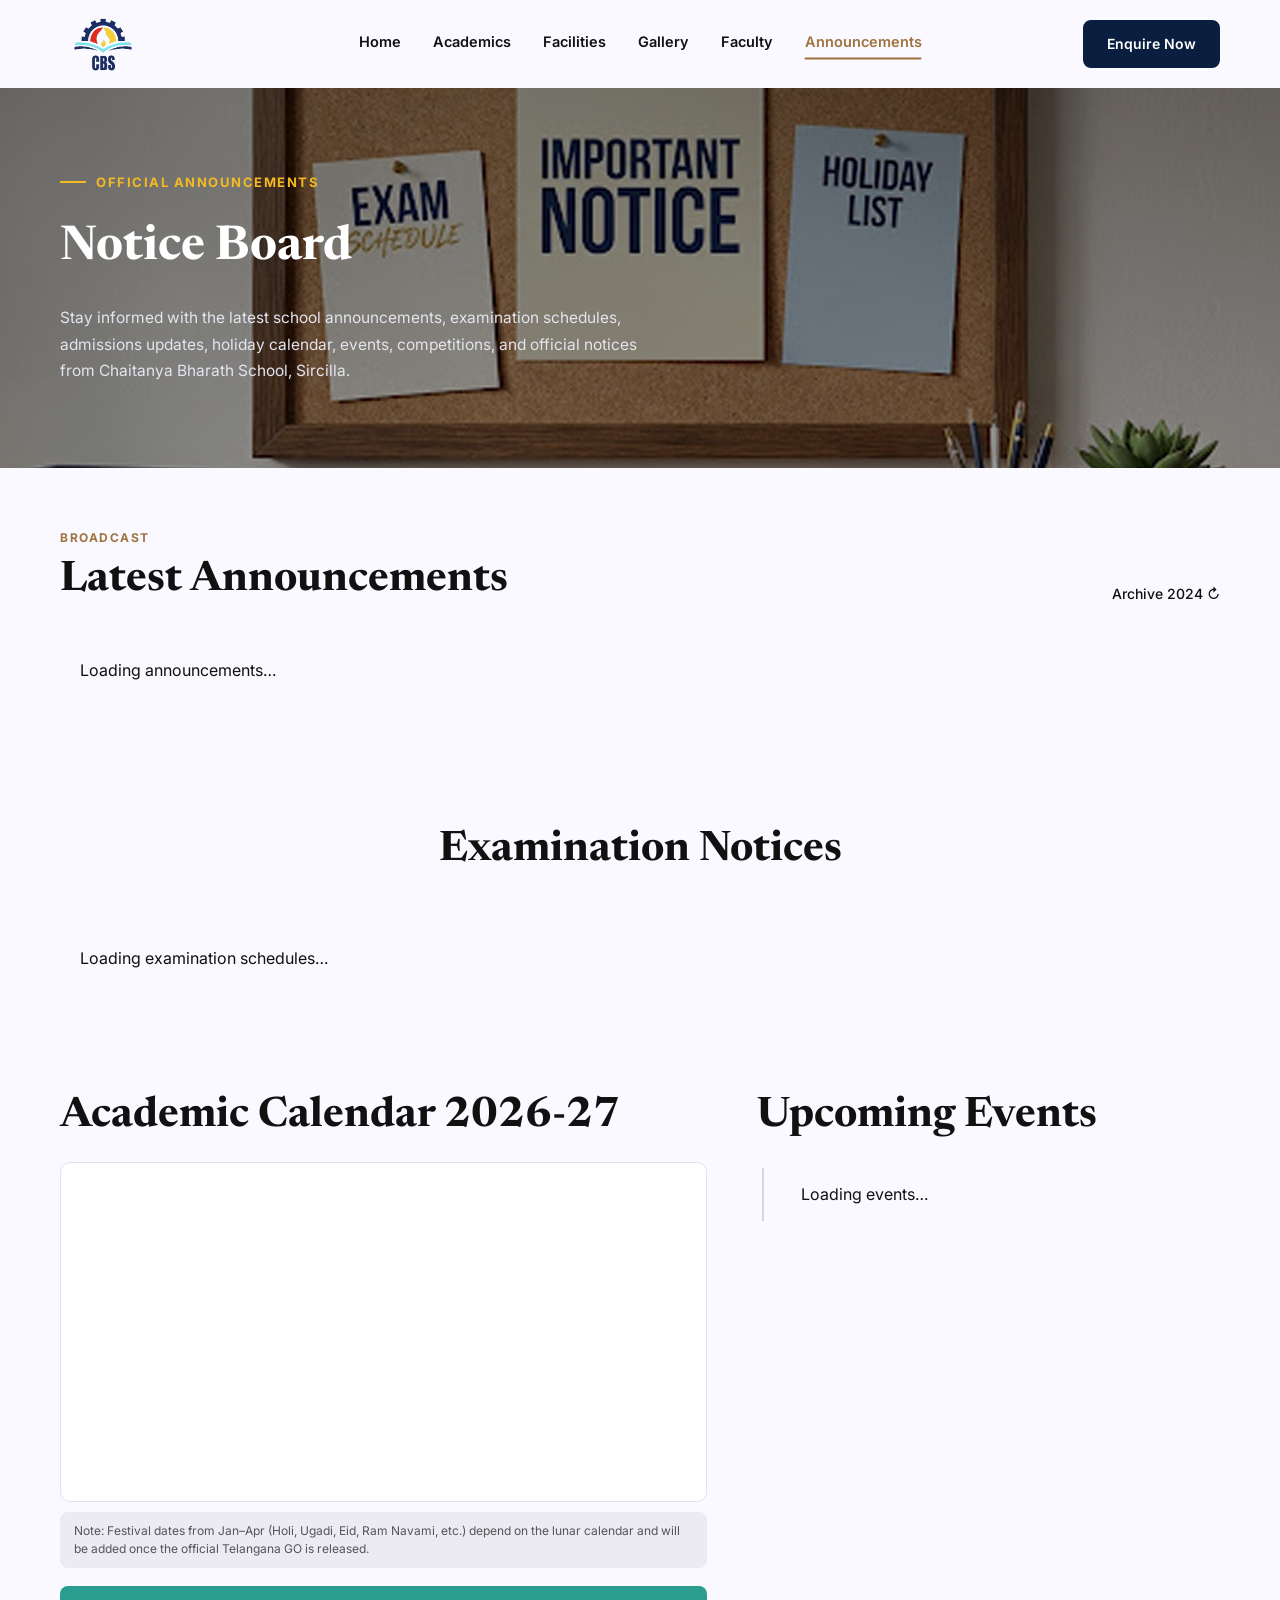
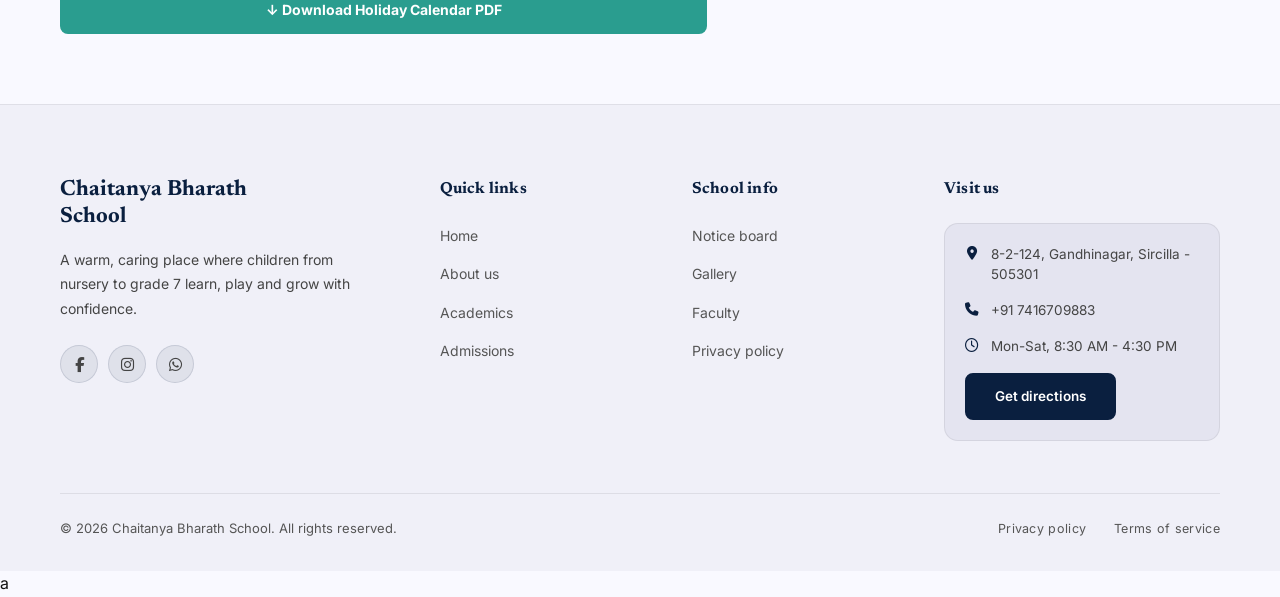
<file: announcement.html>
<!DOCTYPE html>
<html lang="en">
<head>
<meta charset="UTF-8">
<meta name="viewport" content="width=device-width, initial-scale=1.0">
<title>School Announcements, Holiday Calendar & Exam Notices | Chaitanya Bharath School, Sircilla</title>
<link rel="icon" href="favicon.png">
<link rel="apple-touch-icon" href="favicon.png">
<meta name="description" content="Stay updated with the latest announcements, examination notices, holiday calendar, admissions, school events, and official circulars from Chaitanya Bharath School, Sircilla, Telangana.">
<meta name="keywords" content="Chaitanya Bharath School, Sircilla school announcements, school notice board, Telangana school holidays, exam schedule, admissions, school events, nursery to grade 7, best school in Sircilla">
<link rel="canonical" href="https://www.chaitanyabharathschool.com/announcement.html">
<meta name="robots" content="index, follow, max-image-preview:large">

<meta property="og:type" content="website">
<meta property="og:title" content="Latest School Announcements | Chaitanya Bharath School">
<meta property="og:description" content="Latest exam schedules, holiday calendar, school events and official notices.">
<meta property="og:image" content="https://www.chaitanyabharathschool.com/images/announcement-cover.jpg">
<meta property="og:url" content="https://www.chaitanyabharathschool.com/announcement.html">
<meta property="og:site_name" content="Chaitanya Bharath School">

<meta name="twitter:card" content="summary_large_image">
<meta name="twitter:title" content="Latest School Announcements">
<meta name="twitter:description" content="Official announcements, exam notices and holiday calendar.">
<meta name="twitter:image" content="https://www.chaitanyabharathschool.com/images/announcement-cover.jpg">

<script type="application/ld+json">
{
  "@context":"https://schema.org",
  "@type":"School",
  "name":"Chaitanya Bharath School",
  "url":"https://www.chaitanyabharathschool.com",
  "logo":"https://www.chaitanyabharathschool.com/logo1.png",
  "address":{
    "@type":"PostalAddress",
    "streetAddress":"8-2-124, Gandhinagar",
    "addressLocality":"Sircilla",
    "addressRegion":"Telangana",
    "postalCode":"505301",
    "addressCountry":"IN"
  },
  "telephone":"+91 7416709883"
}
</script>

<link rel="preconnect" href="https://fonts.googleapis.com">
<link rel="preconnect" href="https://fonts.gstatic.com" crossorigin>
<link href="https://fonts.googleapis.com/css2?family=Inter:wght@300;400;500;600;700&family=Newsreader:opsz,wght@6..72,400;6..72,500;6..72,600;6..72,700&display=swap" rel="stylesheet">
<link rel="stylesheet" href="https://cdnjs.cloudflare.com/ajax/libs/font-awesome/6.5.1/css/all.min.css">


<link rel="stylesheet" href="css/style.css">
<link rel="stylesheet" href="css/announcement.css">
</head>
<body>

  
  <header class="header">
    <div class="container">
        <a href="index.html" class="logo-area">
            <img src="logo1.png" alt="CBS Logo" class="logo-image-fixed">
        </a>

        <nav class="nav-links" id="navLinks">
          <a href="index.html">Home</a>
          <a href="academics.html">Academics</a>
          <a href="facilities.html">Facilities</a>
          <a href="gallery.html">Gallery</a>
          <a href="faculty.html">Faculty</a>
          <a href="announcement.html" class="active">Announcements</a>
            <a href="contact.html" class="nav-cta nav-cta-mobile">Enquire Now</a>  <!-- ADD THIS LINE -->

        </nav>

        <a href="contact.html" class="nav-cta nav-cta-desktop">Enquire Now</a>
        <button class="nav-toggle" id="navToggle" aria-label="Toggle menu">
            <i class="fa-solid fa-bars"></i>
        </button>
    </div>
</header>

  <section class="ann-hero" style="background: linear-gradient(rgba(0,0,0,0.50), rgba(0,0,0,0.40)), url('notice.jpg') center/cover no-repeat; background-color: #0a1f3f;">
    <div class="container" style="position: relative; z-index: 2;">
      <div class="hero-eyebrow hero-animate" style="animation-delay: 0.1s;">OFFICIAL ANNOUNCEMENTS</div>
      <h1 class="hero-animate" style="animation-delay: 0.25s;">Notice Board</h1>
      <p class="hero-animate" style="animation-delay: 0.4s;">Stay informed with the latest school announcements, examination schedules, admissions updates, holiday calendar, events, competitions, and official notices from Chaitanya Bharath School, Sircilla.</p>
    </div>
  </section>

  <section class="announcements-section container">
    <div class="section-head reveal">
      <div>
        <div class="eyebrow-small">BROADCAST</div>
        <h2 class="section-title" style="margin-bottom: 0;">Latest Announcements</h2>
      </div>
      <div class="archive-link">Archive 2024 ↻</div>
    </div>

    <div class="ann-grid" id="announcements-list">
      <p style="padding:20px;">Loading announcements…</p>
    </div>
  </section>

  <section class="exam-section container">
    <h2 class="section-title section-title-center reveal">Examination Notices</h2>

    <div class="exam-grid" id="exam-schedules-list">
      <p style="padding:20px;">Loading examination schedules…</p>
    </div>
  </section>

  <section class="holiday-events container">
    <div>
      <div class="holiday-head reveal">
        <h2 class="section-title" style="margin-bottom: 0;">Academic Calendar 2026-27</h2>
      </div>
      <div class="table-scroll pdf-scroll reveal" style="--reveal-delay:0.1s">
        <iframe
          src="calender.pdf#toolbar=0&navpanes=0&scrollbar=1"
          title="Chaitanya Bharath School Holiday Calendar 2026-27"
          class="pdf-frame"
          loading="lazy">
          Your browser can't display the PDF inline.
          <a href="calender.pdf" download="Chaitanya-Bharath-Holiday-Calendar.pdf">Download the Holiday Calendar PDF</a> instead.
        </iframe>
      </div>
      <div class="holiday-note">
        Note: Festival dates from Jan–Apr (Holi, Ugadi, Eid, Ram Navami, etc.) depend on the lunar calendar and will be added once the official Telangana GO is released.
      </div>
      <a href="calender.pdf" download="Chaitanya-Bharath-Holiday-Calendar.pdf" class="download-cal-btn">↓ Download Holiday Calendar PDF</a>
    </div>

    <div>
      <div class="events-head reveal"><h2 class="section-title">Upcoming Events</h2></div>
      <div class="timeline" id="events-list">
        <p style="padding:20px;">Loading events…</p>
      </div>
    </div>
  </section>

  <footer class="footer">
    <div class="container">
        <div class="footer-grid">
            <div>
                <div class="footer-logo">Chaitanya Bharath<br>School</div>
<p class="footer-desc">
A warm, caring place where children from nursery to grade 7 learn, play and grow with confidence.
</p>

<div class="social-icons">
<a href="#" target="_blank">
    <i class="fa-brands fa-facebook-f"></i>
</a>

<a href="https://www.instagram.com/chaitanyabharathschool?igsh=MTQ3Y3hmZDNmdnh4Mg==" target="_blank">
    <i class="fa-brands fa-instagram"></i>
</a>

<a href="https://wa.me/917416709883" target="_blank">
    <i class="fa-brands fa-whatsapp"></i>
</a>
</div>
            </div>
            <div>
                <h4>Quick links</h4>
                <ul class="footer-links">
                    <li><a href="index.html">Home</a></li>
                    <li><a href="academics.html">About us</a></li>
                    <li><a href="academics.html">Academics</a></li>
                    <li><a href="contact.html">Admissions</a></li>
                </ul>
            </div>
            <div>
                <h4>School info</h4>
                <ul class="footer-links">
                    <li><a href="announcement.html">Notice board</a></li>
                    <li><a href="gallery.html">Gallery</a></li>
                    <li><a href="faculty.html">Faculty</a></li>
                    <li><a href="#">Privacy policy</a></li>
                </ul>
            </div>
            <div>
                <h4>Visit us</h4>
                <div class="visit-card">
                    <div class="visit-item"><i class="fa-solid fa-location-dot"></i><span>8-2-124, Gandhinagar, Sircilla - 505301</span></div>
                    <div class="visit-item"><i class="fa-solid fa-phone"></i><span>+91 7416709883</span></div>
                    <div class="visit-item"><i class="fa-regular fa-clock"></i><span>Mon-Sat, 8:30 AM - 4:30 PM</span></div>
                    <a href="#" class="btn-directions">Get directions</a>
                </div>
            </div>
        </div>
        <div class="footer-bottom">
            <p>&copy; 2026 Chaitanya Bharath School. All rights reserved.</p>
            <div class="footer-bottom-links">
                <a href="#">Privacy policy</a>
                <a href="#">Terms of service</a>
            </div>
        </div>
    </div>
</footer>

<!-- Netlify Identity Widget: required so invite/confirmation/recovery emails work -->
<script src="https://identity.netlify.com/v1/netlify-identity-widget.js"></script>
<script>
    if (window.netlifyIdentity) {
        window.netlifyIdentity.on("init", (user) => {
            if (!user) {
                window.netlifyIdentity.on("login", () => {
                    document.location.href = "/admin/";
                });
            }
        });
    }
</script>

<script src="js/main.js"></script>
  <script src="js/cms-content.js"></script>

  <script src="js/announcement.js"></script>
</body>
</html>a
</file>
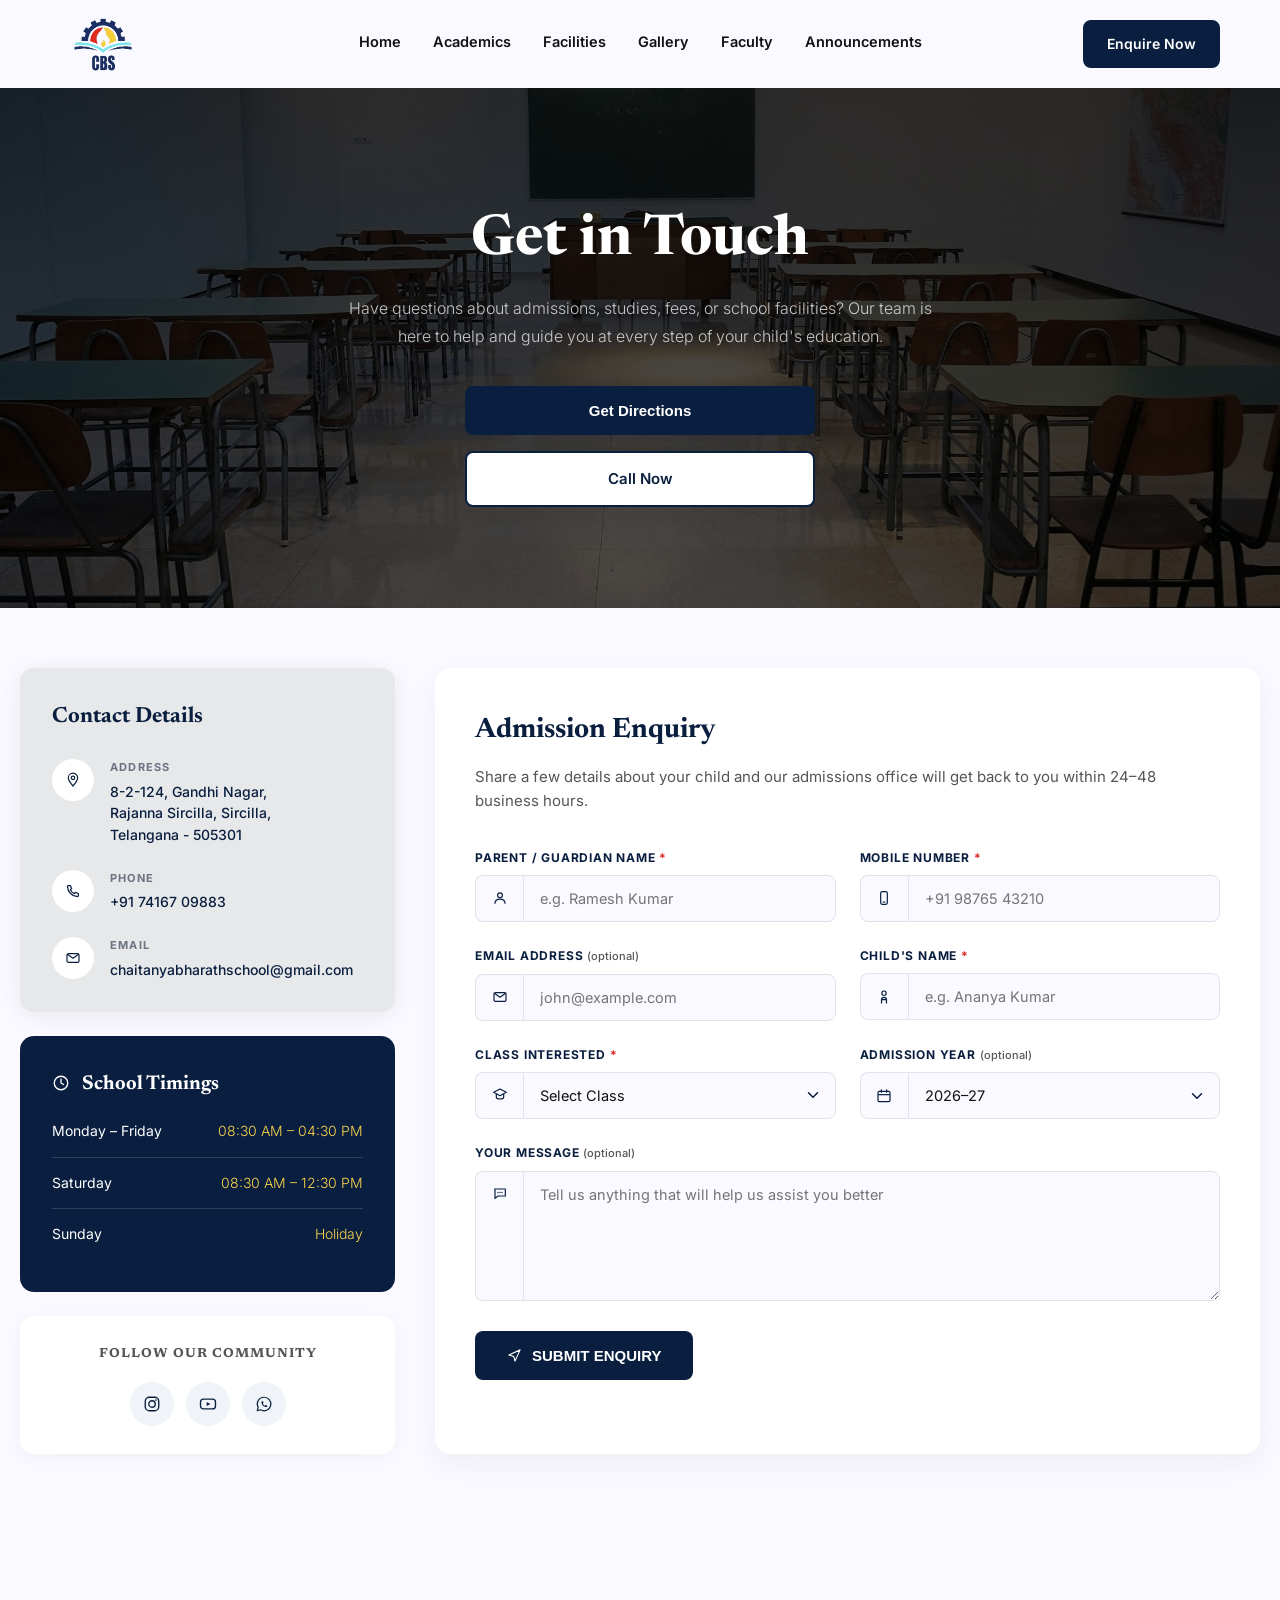
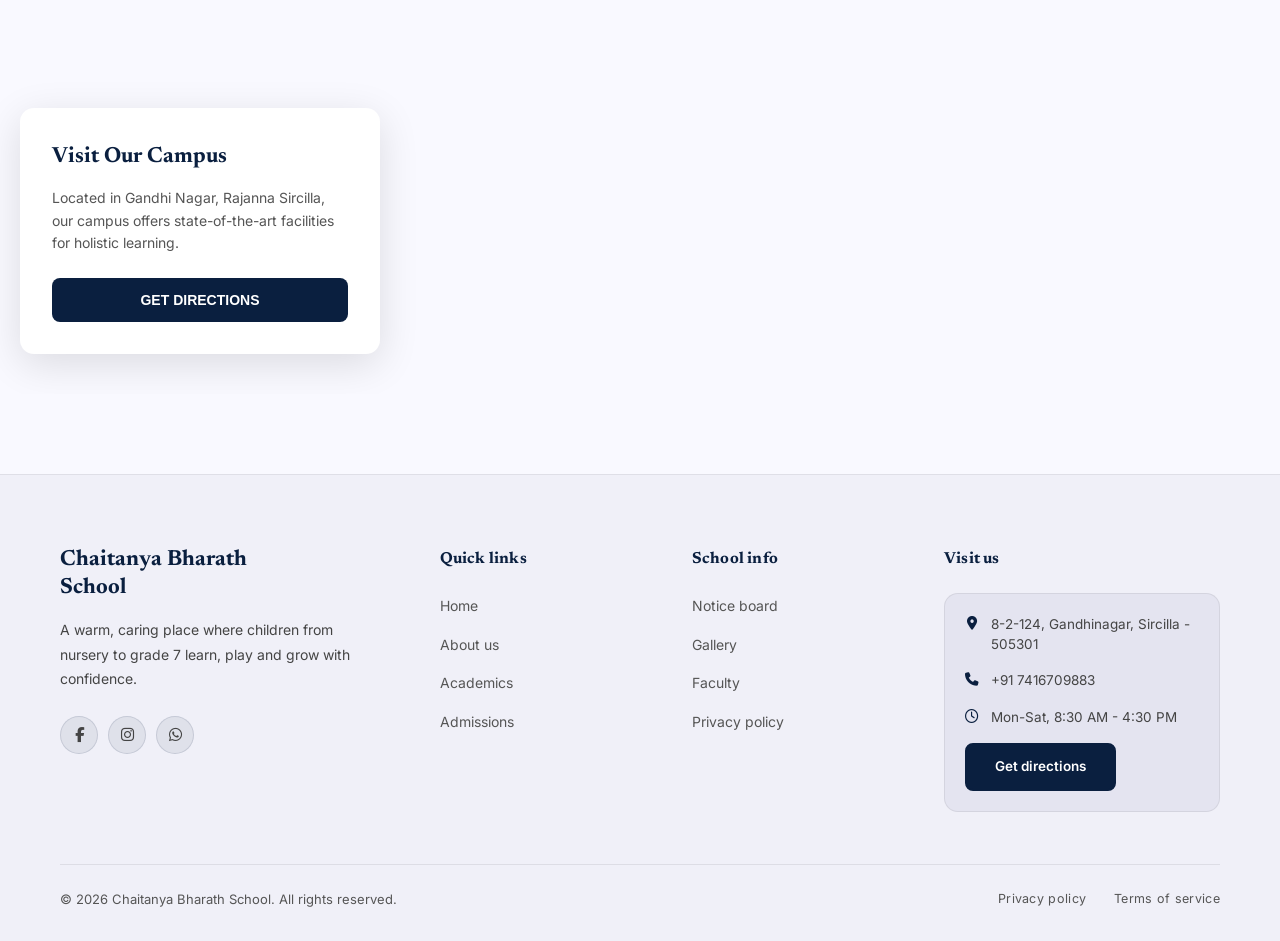
<file: contact.html>
<!DOCTYPE html>
<html lang="en">
<head>
<meta charset="UTF-8">
<meta name="viewport" content="width=device-width, initial-scale=1.0">
<title>Contact Chaitanya Bharath School, Sircilla | Admissions, Address & Phone</title>

<meta name="description" content="Contact Chaitanya Bharath School, Sircilla for admissions from Nursery to Grade 7. Find our address, phone number, email, school timings, Google Maps location, and enquiry form.">

<meta name="keywords" content="Chaitanya Bharath School contact, school admissions Sircilla, best school in Sircilla, nursery admissions Telangana, CB School Sircilla, contact school, Rajanna Sircilla school">

<meta name="author" content="Chaitanya Bharath School">

<meta name="robots" content="index,follow,max-image-preview:large">

<link rel="canonical" href="https://www.chaitanyabharathschool.com/contact.html">

<meta name="theme-color" content="#0A1F44">

<link rel="icon" href="favicon.png">
<link rel="apple-touch-icon" href="favicon.png">

<meta name="geo.region" content="IN-TG">
<meta name="geo.placename" content="Sircilla">
<meta name="geo.position" content="18.3879366;78.8088325">
<meta name="ICBM" content="18.3879366,78.8088325">

<meta property="og:type" content="website">
<meta property="og:locale" content="en_IN">
<meta property="og:site_name" content="Chaitanya Bharath School">

<meta property="og:title" content="Contact Chaitanya Bharath School | Admissions & Enquiry">

<meta property="og:description" content="Reach Chaitanya Bharath School, Sircilla for admissions, school enquiries, fees, address, phone number, and campus visits.">

<meta property="og:url" content="https://www.chaitanyabharathschool.com/contact.html">

<meta property="og:image" content="https://www.chaitanyabharathschool.com/contact.jpg">

<meta property="og:image:width" content="1200">

<meta property="og:image:height" content="630">

<meta name="twitter:card" content="summary_large_image">

<meta name="twitter:title" content="Contact Chaitanya Bharath School">

<meta name="twitter:description" content="Admissions, enquiry form, phone number, address and Google Maps location.">

<meta name="twitter:image" content="https://www.chaitanyabharathschool.com/contact.jpg">

<link rel="preload" as="image" href="contact.jpg">

<script type="application/ld+json">
{
"@context":"https://schema.org",
"@type":"School",
"name":"Chaitanya Bharath School",
"url":"https://www.chaitanyabharathschool.com",
"logo":"https://www.chaitanyabharathschool.com/logo1.png",
"image":"https://www.chaitanyabharathschool.com/contact.jpg",
"telephone":"+91-7416709883",
"email":"chaitanyabharathschool@gmail.com",
"address":{
"@type":"PostalAddress",
"streetAddress":"8-2-124, Gandhinagar",
"addressLocality":"Sircilla",
"addressRegion":"Telangana",
"postalCode":"505301",
"addressCountry":"IN"
},
"geo":{
"@type":"GeoCoordinates",
"latitude":"18.3879366",
"longitude":"78.8088325"
},
"openingHours":[
"Mo-Fr 08:30-16:30",
"Sa 08:30-12:30"
],
"sameAs":[
"https://www.instagram.com/chaitanyabharathschool"
]
}
</script>

<script type="application/ld+json">
{
"@context":"https://schema.org",
"@type":"ContactPage",
"name":"Contact Chaitanya Bharath School",
"url":"https://www.chaitanyabharathschool.com/contact.html",
"description":"Official contact page for admissions and school enquiries."
}
</script>

<script type="application/ld+json">
{
"@context":"https://schema.org",
"@type":"BreadcrumbList",
"itemListElement":[
{
"@type":"ListItem",
"position":1,
"name":"Home",
"item":"https://www.chaitanyabharathschool.com/"
},
{
"@type":"ListItem",
"position":2,
"name":"Contact",
"item":"https://www.chaitanyabharathschool.com/contact.html"
}
]
}
</script>

<link rel="preconnect" href="https://fonts.googleapis.com">
<link rel="preconnect" href="https://fonts.gstatic.com" crossorigin>
<link href="https://fonts.googleapis.com/css2?family=Inter:wght@300;400;500;600;700&family=Newsreader:opsz,wght@6..72,400;6..72,500;6..72,600;6..72,700&display=swap" rel="stylesheet">
<link rel="stylesheet" href="css/style.css">
<link rel="stylesheet" href="css/contact.css">
<!-- Font Awesome — required for fa-solid / fa-brands / fa-regular icons used
     in the nav-toggle button and the footer (social icons, visit-us icons).
     This link was missing, which is why those icons were invisible. -->
<link rel="stylesheet" href="https://cdnjs.cloudflare.com/ajax/libs/font-awesome/6.5.1/css/all.min.css">
<style>
.map-frame-crop {
  position: relative;
  width: 100%;
  height: 480px;
  overflow: hidden;
}
.map-frame-crop .map-frame {
  position: absolute;
  top: 0;
  left: 0;
  width: 100%;
  height: 540px; /* extra height pushes Google's bottom UI bar (satellite thumbnail + fullscreen icon + report-a-map-error link) below the visible crop area */
  border: 0;
}
</style>
</head>
<body>

<!-- Self-contained icon sprite -->
<svg style="display:none" aria-hidden="true">
  <symbol id="icon-pin" viewBox="0 0 24 24">
    <path d="M12 21s7-7.6 7-12.2A7 7 0 1 0 5 8.8C5 13.4 12 21 12 21z" fill="none" stroke="currentColor" stroke-width="1.8" stroke-linejoin="round"/>
    <circle cx="12" cy="8.8" r="2.6" fill="none" stroke="currentColor" stroke-width="1.8"/>
  </symbol>
  <symbol id="icon-phone" viewBox="0 0 24 24">
    <path d="M5 4h3.3l1.7 4.5-2 1.7a11.5 11.5 0 0 0 5.8 5.8l1.7-2 4.5 1.7V19a1.3 1.3 0 0 1-1.4 1.3A15.7 15.7 0 0 1 3.7 5.4 1.3 1.3 0 0 1 5 4z" fill="none" stroke="currentColor" stroke-width="1.8" stroke-linejoin="round"/>
  </symbol>
  <symbol id="icon-mail" viewBox="0 0 24 24">
    <rect x="3" y="5.5" width="18" height="13" rx="2" fill="none" stroke="currentColor" stroke-width="1.8"/>
    <path d="M3.5 6.5l8.5 6 8.5-6" fill="none" stroke="currentColor" stroke-width="1.8" stroke-linejoin="round"/>
  </symbol>
  <symbol id="icon-user" viewBox="0 0 24 24">
    <circle cx="12" cy="8" r="3.6" fill="none" stroke="currentColor" stroke-width="1.8"/>
    <path d="M4.5 20c0-4.1 3.6-6.2 7.5-6.2s7.5 2.1 7.5 6.2" fill="none" stroke="currentColor" stroke-width="1.8" stroke-linecap="round"/>
  </symbol>
  <symbol id="icon-mobile" viewBox="0 0 24 24">
    <rect x="7" y="2.5" width="10" height="19" rx="2.2" fill="none" stroke="currentColor" stroke-width="1.8"/>
    <line x1="10.5" y1="18" x2="13.5" y2="18" stroke="currentColor" stroke-width="1.8" stroke-linecap="round"/>
  </symbol>
  <symbol id="icon-child" viewBox="0 0 24 24">
    <circle cx="12" cy="6.2" r="3.2" fill="none" stroke="currentColor" stroke-width="1.8"/>
    <path d="M8.3 21v-4.8a3.7 3.7 0 0 1 7.4 0V21" fill="none" stroke="currentColor" stroke-width="1.8" stroke-linecap="round" stroke-linejoin="round"/>
    <line x1="9" y1="16" x2="15" y2="16" stroke="currentColor" stroke-width="1.8" stroke-linecap="round"/>
  </symbol>
  <symbol id="icon-cap" viewBox="0 0 24 24">
    <path d="M12 3 2.5 8 12 13l9.5-5L12 3z" fill="none" stroke="currentColor" stroke-width="1.8" stroke-linejoin="round"/>
    <path d="M6.5 10.5V15c0 1.7 2.5 3 5.5 3s5.5-1.3 5.5-3v-4.5" fill="none" stroke="currentColor" stroke-width="1.8" stroke-linejoin="round"/>
  </symbol>
  <symbol id="icon-calendar" viewBox="0 0 24 24">
    <rect x="3" y="5" width="18" height="15.5" rx="2" fill="none" stroke="currentColor" stroke-width="1.8"/>
    <line x1="3" y1="10" x2="21" y2="10" stroke="currentColor" stroke-width="1.8"/>
    <line x1="8" y1="2.7" x2="8" y2="6.3" stroke="currentColor" stroke-width="1.8" stroke-linecap="round"/>
    <line x1="16" y1="2.7" x2="16" y2="6.3" stroke="currentColor" stroke-width="1.8" stroke-linecap="round"/>
  </symbol>
  <symbol id="icon-message" viewBox="0 0 24 24">
    <path d="M4 4.5h16V15H9.2L4.5 18.5V4.5z" fill="none" stroke="currentColor" stroke-width="1.8" stroke-linejoin="round"/>
    <circle cx="9" cy="9.7" r="1" fill="currentColor" stroke="none"/>
    <circle cx="12" cy="9.7" r="1" fill="currentColor" stroke="none"/>
    <circle cx="15" cy="9.7" r="1" fill="currentColor" stroke="none"/>
  </symbol>
  <symbol id="icon-send" viewBox="0 0 24 24">
    <path d="M3 11.2 21 3l-8.2 18-2-7.5L3 11.2z" fill="none" stroke="currentColor" stroke-width="1.8" stroke-linejoin="round"/>
  </symbol>
  <symbol id="icon-clock" viewBox="0 0 24 24">
    <circle cx="12" cy="12" r="9" fill="none" stroke="currentColor" stroke-width="1.8"/>
    <path d="M12 7v5l3.5 2" fill="none" stroke="currentColor" stroke-width="1.8" stroke-linecap="round" stroke-linejoin="round"/>
  </symbol>
  <symbol id="icon-check" viewBox="0 0 24 24">
    <circle cx="12" cy="12" r="9.3" fill="none" stroke="currentColor" stroke-width="1.8"/>
    <path d="M7.8 12.4l2.8 2.8 5.6-6.2" fill="none" stroke="currentColor" stroke-width="1.8" stroke-linecap="round" stroke-linejoin="round"/>
  </symbol>
  <symbol id="icon-instagram" viewBox="0 0 24 24">
    <rect x="3" y="3" width="18" height="18" rx="5.5" fill="none" stroke="currentColor" stroke-width="1.8"/>
    <circle cx="12" cy="12" r="4.3" fill="none" stroke="currentColor" stroke-width="1.8"/>
    <circle cx="17.3" cy="6.8" r="1.1" fill="currentColor" stroke="none"/>
  </symbol>
  <symbol id="icon-youtube" viewBox="0 0 24 24">
    <rect x="2" y="5.5" width="20" height="13" rx="4" fill="none" stroke="currentColor" stroke-width="1.8"/>
    <path d="M10.2 9.3v5.4l5-2.7-5-2.7z" fill="currentColor" stroke="none"/>
  </symbol>
  <symbol id="icon-whatsapp" viewBox="0 0 24 24">
    <path d="M12 3a9 9 0 0 0-7.7 13.6L3 21l4.5-1.3A9 9 0 1 0 12 3z" fill="none" stroke="currentColor" stroke-width="1.6" stroke-linejoin="round"/>
    <path d="M8.6 9.3c0-.6.5-1 1-1h.5c.3 0 .6.2.7.5l.5 1.3c.1.3 0 .6-.2.8l-.6.6a6.4 6.4 0 0 0 2.7 2.7l.6-.6c.2-.2.5-.3.8-.2l1.3.5c.3.1.5.4.5.7v.5c0 .6-.5 1-1 1h-.4c-3.3 0-6.4-3-6.4-6.3v-.5z" fill="currentColor" stroke="none"/>
  </symbol>
  <symbol id="icon-directions" viewBox="0 0 24 24">
    <path d="M12 2L2 7l10 5 10-5-10-5z" fill="none" stroke="currentColor" stroke-width="1.8" stroke-linejoin="round"/>
    <path d="M2 17l10 5 10-5M2 12l10 5 10-5" fill="none" stroke="currentColor" stroke-width="1.8" stroke-linejoin="round"/>
  </symbol>
</svg>

<!-- ========== HEADER ========== -->

<header class="header">
  <div class="container">
      <a href="homepage.html" class="logo-area">
          <img src="logo1.png" alt="CBS Logo" class="logo-image-fixed">
      </a>

      <nav class="nav-links" id="navLinks">
          <a href="index.html">Home</a>
          <a href="academics.html">Academics</a>
          <a href="facilities.html">Facilities</a>
          <a href="gallery.html">Gallery</a>
          <a href="faculty.html">Faculty</a>
          <a href="announcement.html">Announcements</a>
          <a href="contact.html" class="nav-cta nav-cta-mobile">Enquire Now</a>  <!-- ADD THIS LINE -->

      </nav>

      <a href="contact.html" class="nav-cta nav-cta-desktop">Enquire Now</a>
      <button class="nav-toggle" id="navToggle" aria-label="Toggle menu">
          <i class="fa-solid fa-bars"></i>
      </button>
  </div>
</header>
<div class="nav-overlay" id="navOverlay"></div>

<!-- ========== HERO ========== -->
<section class="contact-hero" style="background: linear-gradient(rgba(0,0,0,0.80), rgba(0,0,0,0.65)), url('contact.jpg') center/cover no-repeat; background-color: #0a1f3f;">

  <div class="hero-inner">

    <h1 class="hero-title">Get in Touch</h1>
    <p class="hero-subtitle">Have questions about admissions, studies, fees, or school facilities? Our team is here to help and guide you at every step of your child's education.</p>
    <div class="hero-btn-group">
      <button class="btn-hero-navy" onclick="window.open('https://www.google.com/maps/dir/?api=1&destination=18.3879366,78.8088325','_blank')"> Get Directions</button>
      <a href="tel:+917416709883" class="btn-hero-outline"> Call Now</a>
    </div>
  </div>
</section>

<!-- ========== MAIN CONTENT ========== -->
<section class="container contact-section">
  <div class="contact-layout">

    <!-- LEFT SIDEBAR -->
    <aside class="contact-sidebar">

      <div class="details-card fade-up" style="--delay:0ms">
        <h2>Contact Details</h2>
        <div class="detail-item">
          <div class="detail-ico"><svg class="icon"><use href="#icon-pin"></use></svg></div>
          <div>
            <div class="detail-label">ADDRESS</div>
            <div class="detail-value">8-2-124, Gandhi Nagar,<br>Rajanna Sircilla, Sircilla,<br>Telangana - 505301</div>
          </div>
        </div>
        <div class="detail-item">
          <div class="detail-ico">
            <svg class="icon">
              <use href="#icon-phone"></use>
            </svg>
          </div>
          <div>
            <div class="detail-label">PHONE</div>
            <div class="detail-value">
              <a href="tel:+917416709883" class="detail-link">+91 74167 09883</a>
            </div>
          </div>
        </div>
        <div class="detail-item">
          <div class="detail-ico">
            <svg class="icon">
              <use href="#icon-mail"></use>
            </svg>
          </div>
          <div>
            <div class="detail-label">EMAIL</div>
            <div class="detail-value">
              <a href="mailto:chaitanyabharathschool@gmail.com" class="detail-link">chaitanyabharathschool@gmail.com</a>
            </div>
          </div>
        </div>
      </div>

      <div class="timings-card fade-up" style="--delay:100ms">
        <h3>
          <svg class="icon" style="width:18px;height:18px;margin-right:8px;vertical-align:-3px"><use href="#icon-clock"></use></svg>
          School Timings
        </h3>
        <div class="timing-row"><span>Monday – Friday</span><span>08:30 AM – 04:30 PM</span></div>
        <div class="timing-row"><span>Saturday</span><span>08:30 AM – 12:30 PM</span></div>
        <div class="timing-row"><span>Sunday</span><span>Holiday</span></div>
      </div>

      <div class="follow-card fade-up" style="--delay:200ms">
        <h4>FOLLOW OUR COMMUNITY</h4>
        <div class="social-row">
          <a href="https://www.instagram.com/chaitanyabharathschool?igsh=MTQ3Y3hmZDNmdnh4Mg==" target="_blank" rel="noopener" aria-label="Instagram"><svg class="icon"><use href="#icon-instagram"></use></svg></a>
          <a href="https://youtube.com/" target="_blank" rel="noopener" aria-label="YouTube"><svg class="icon"><use href="#icon-youtube"></use></svg></a>
          <a href="https://wa.me/917416709883" target="_blank" rel="noopener" aria-label="WhatsApp"><svg class="icon"><use href="#icon-whatsapp"></use></svg></a>
        </div>
      </div>

    </aside>

    <!-- ENQUIRY FORM -->
    <div class="form-card fade-up" style="--delay:150ms">
      <h2>Admission Enquiry</h2>
      <p class="lead">Share a few details about your child and our admissions office will get back to you within 24–48 business hours.</p>

      <div id="successMessage" class="success-box" role="alert" aria-live="polite" tabindex="-1">
        <svg class="icon icon-lg"><use href="#icon-check"></use></svg>
        <div>
          <strong>Thank you! Your enquiry has been received.</strong>
          <p>Our admissions team will contact you shortly.</p>
          <button type="button" class="link-reset-btn" id="resetFormBtn">Submit another enquiry</button>
        </div>
      </div>

      <form id="enquiryForm" novalidate>
        <div id="formFieldsWrap">
          <div class="form-grid">

            <div class="fade-up" style="--delay:0ms">
              <label class="form-label" for="parentName">PARENT / GUARDIAN NAME <span class="req">*</span></label>
              <div class="input-group">
                <span class="input-group-text"><svg class="icon"><use href="#icon-user"></use></svg></span>
                <input type="text" id="parentName" name="parentName" class="form-control" placeholder="e.g. Ramesh Kumar" required aria-required="true" aria-describedby="parentNameError">
              </div>
              <div class="error-text" id="parentNameError">Please enter the parent/guardian name.</div>
            </div>

            <div class="fade-up" style="--delay:60ms">
              <label class="form-label" for="mobileNumber">MOBILE NUMBER <span class="req">*</span></label>
              <div class="input-group">
                <span class="input-group-text"><svg class="icon"><use href="#icon-mobile"></use></svg></span>
                <input type="tel" id="mobileNumber" name="mobileNumber" class="form-control" placeholder="+91 98765 43210" required aria-required="true" aria-describedby="mobileNumberError">
              </div>
              <div class="error-text" id="mobileNumberError">Please enter a valid 10-digit mobile number.</div>
            </div>

            <div class="fade-up" style="--delay:120ms">
              <label class="form-label" for="emailAddress">EMAIL ADDRESS <span class="opt">(optional)</span></label>
              <div class="input-group">
                <span class="input-group-text"><svg class="icon"><use href="#icon-mail"></use></svg></span>
                <input type="email" id="emailAddress" name="emailAddress" class="form-control" placeholder="john@example.com" aria-describedby="emailAddressError">
              </div>
              <div class="error-text" id="emailAddressError">Please enter a valid email address.</div>
            </div>

            <div class="fade-up" style="--delay:180ms">
              <label class="form-label" for="childName">CHILD'S NAME <span class="req">*</span></label>
              <div class="input-group">
                <span class="input-group-text"><svg class="icon"><use href="#icon-child"></use></svg></span>
                <input type="text" id="childName" name="childName" class="form-control" placeholder="e.g. Ananya Kumar" required aria-required="true" aria-describedby="childNameError">
              </div>
              <div class="error-text" id="childNameError">Please enter the child's name.</div>
            </div>

            <div class="fade-up" style="--delay:240ms">
              <label class="form-label" for="classInterested">CLASS INTERESTED <span class="req">*</span></label>
              <div class="input-group">
                <span class="input-group-text"><svg class="icon"><use href="#icon-cap"></use></svg></span>
                <select id="classInterested" name="classInterested" class="form-select" required aria-required="true" aria-describedby="classInterestedError">
                  <option value="" selected>Select Class</option>
                  <option value="Nursery">Nursery</option>
                  <option value="LKG">LKG</option>
                  <option value="UKG">UKG</option>
                  <option value="Grade 1">Grade 1</option>
                  <option value="Grade 2">Grade 2</option>
                  <option value="Grade 3">Grade 3</option>
                  <option value="Grade 4">Grade 4</option>
                  <option value="Grade 5">Grade 5</option>
                  <option value="Grade 6">Grade 6</option>
                  <option value="Grade 7">Grade 7</option>
                </select>
              </div>
              <div class="error-text" id="classInterestedError">Please select a class.</div>
            </div>

            <div class="fade-up" style="--delay:300ms">
              <label class="form-label" for="admissionYear">ADMISSION YEAR <span class="opt">(optional)</span></label>
              <div class="input-group">
                <span class="input-group-text"><svg class="icon"><use href="#icon-calendar"></use></svg></span>
                <select id="admissionYear" name="admissionYear" class="form-select">
                  <option value="2026-27" selected>2026–27</option>
                  <option value="2027-28">2027–28</option>
                  <option value="2028-29">2028–29</option>
                </select>
              </div>
            </div>

            <div class="form-full-width fade-up" style="--delay:360ms">
              <label class="form-label" for="message">YOUR MESSAGE <span class="opt">(optional)</span></label>
              <div class="input-group">
                <span class="input-group-text" style="align-items:flex-start;padding-top:14px"><svg class="icon"><use href="#icon-message"></use></svg></span>
                <textarea id="message" name="message" class="form-control" placeholder="Tell us anything that will help us assist you better" aria-describedby="messageError"></textarea>
              </div>
              <div class="error-text" id="messageError">Please enter your message.</div>
            </div>

          </div><!-- /.form-grid -->
          <button type="submit" class="submit-btn">
            <svg class="icon"><use href="#icon-send"></use></svg> SUBMIT ENQUIRY
          </button>
        </div><!-- /#formFieldsWrap -->
      </form>
    </div>

  </div><!-- /.contact-layout -->
</section>

<!-- ========== MAP ========== -->
<section class="map-section">
  <div class="map-frame-crop fade-up">
    <iframe class="map-frame" src="https://maps.google.com/maps?q=Chaitanya+Barath+Primary+School@18.3879366,78.8088325&z=17&ie=UTF8&iwloc=&output=embed" loading="lazy" referrerpolicy="no-referrer-when-downgrade" title="School location map"></iframe>
  </div>
  <div class="map-overlay-wrap">
    <div class="map-overlay fade-up">
      <h3>Visit Our Campus</h3>
      <p>Located in Gandhi Nagar, Rajanna Sircilla, our campus offers state-of-the-art facilities for holistic learning.</p>
      <button class="map-directions-btn" onclick="window.open('https://www.google.com/maps/dir/?api=1&destination=18.3879366,78.8088325','_blank')">GET DIRECTIONS</button>
    </div>
  </div>
</section>

<footer class="footer">
  <div class="container">
      <div class="footer-grid">
          <div>
              <div class="footer-logo">Chaitanya Bharath<br>School</div>
<p class="footer-desc">
A warm, caring place where children from nursery to grade 7 learn, play and grow with confidence.
</p>

<div class="social-icons">
<a href="#" target="_blank">
  <i class="fa-brands fa-facebook-f"></i>
</a>

<a href="https://www.instagram.com/chaitanyabharathschool?igsh=MTQ3Y3hmZDNmdnh4Mg==" target="_blank">
  <i class="fa-brands fa-instagram"></i>
</a>

<a href="https://wa.me/917416709883" target="_blank">
  <i class="fa-brands fa-whatsapp"></i>
</a>
</div>
          </div>
          <div>
              <h4>Quick links</h4>
              <ul class="footer-links">
                  <li><a href="index.html">Home</a></li>
                  <li><a href="academics.html">About us</a></li>
                  <li><a href="academics.html">Academics</a></li>
                  <li><a href="contact.html">Admissions</a></li>
              </ul>
          </div>
          <div>
              <h4>School info</h4>
              <ul class="footer-links">
                  <li><a href="announcement.html">Notice board</a></li>
                  <li><a href="gallery.html">Gallery</a></li>
                  <li><a href="faculty.html">Faculty</a></li>
                  <li><a href="#">Privacy policy</a></li>
              </ul>
          </div>
          <div>
              <h4>Visit us</h4>
              <div class="visit-card">
                  <div class="visit-item"><i class="fa-solid fa-location-dot"></i><span>8-2-124, Gandhinagar, Sircilla - 505301</span></div>
                  <div class="visit-item"><i class="fa-solid fa-phone"></i><span>+91 7416709883</span></div>
                  <div class="visit-item"><i class="fa-regular fa-clock"></i><span>Mon-Sat, 8:30 AM - 4:30 PM</span></div>
                  <a href="#" class="btn-directions">Get directions</a>
              </div>
          </div>
      </div>
      <div class="footer-bottom">
          <p>&copy; 2026 Chaitanya Bharath School. All rights reserved.</p>
          <div class="footer-bottom-links">
              <a href="#">Privacy policy</a>
              <a href="#">Terms of service</a>
          </div>
      </div>
  </div>
</footer>
 

<!-- Netlify Identity Widget: required so invite/confirmation/recovery emails work -->
<script src="https://identity.netlify.com/v1/netlify-identity-widget.js"></script>
<script>
    if (window.netlifyIdentity) {
        window.netlifyIdentity.on("init", (user) => {
            if (!user) {
                window.netlifyIdentity.on("login", () => {
                    document.location.href = "/admin/";
                });
            }
        });
    }
</script>

<script src="js/main.js"></script>
<script src="js/contact.js"></script>
</body>
</html>
</file>
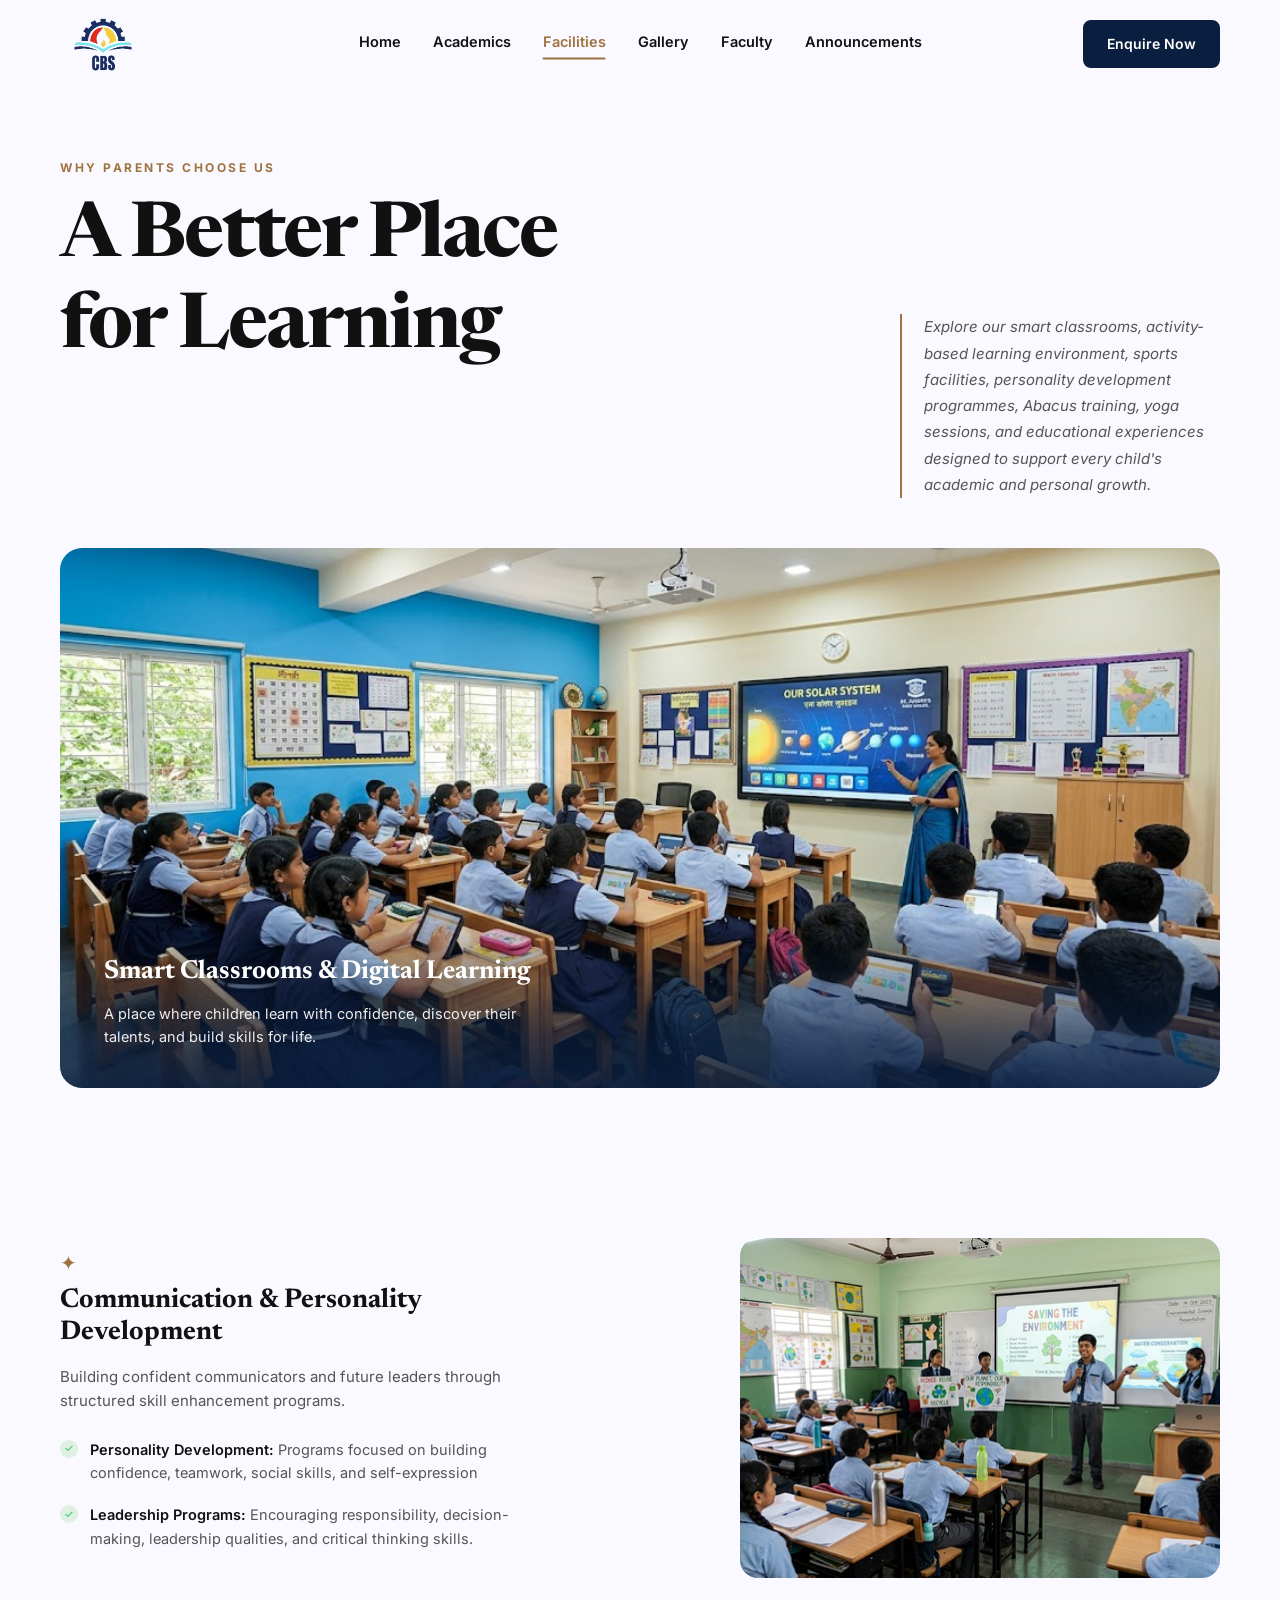
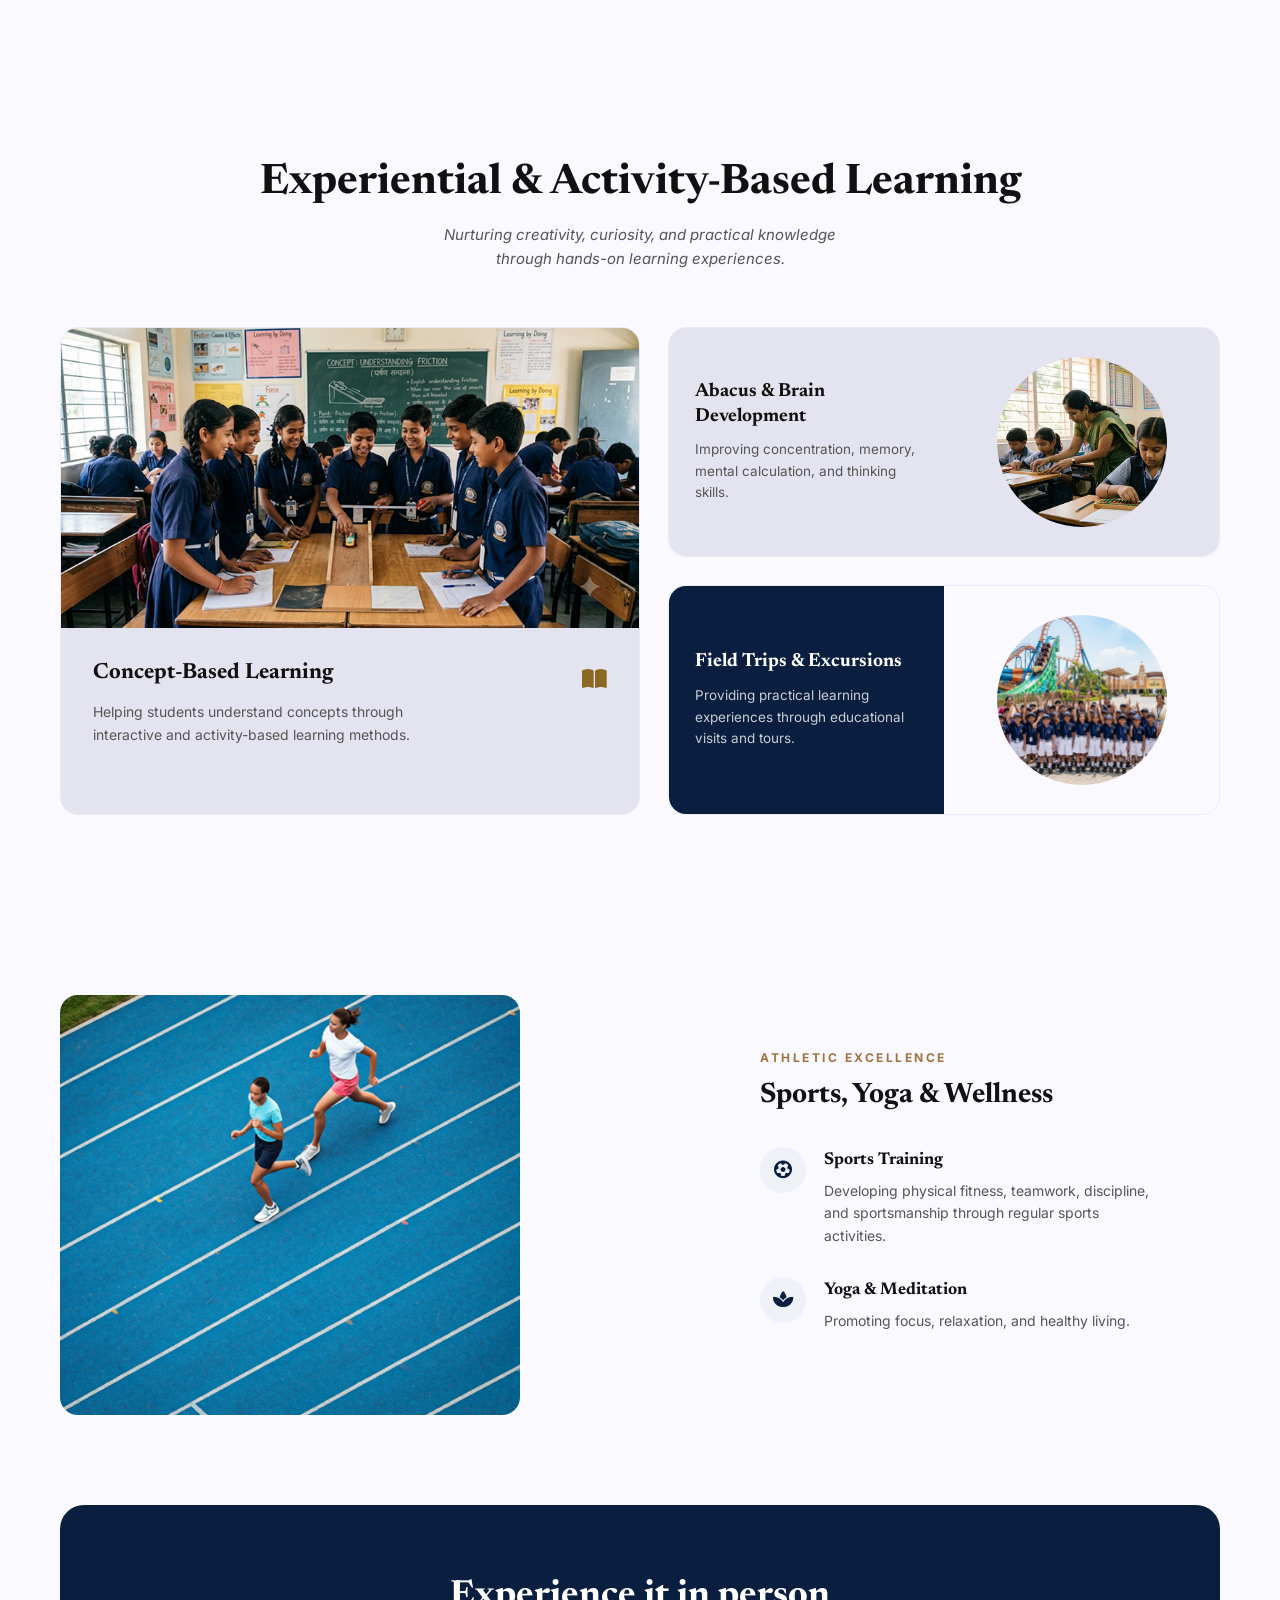
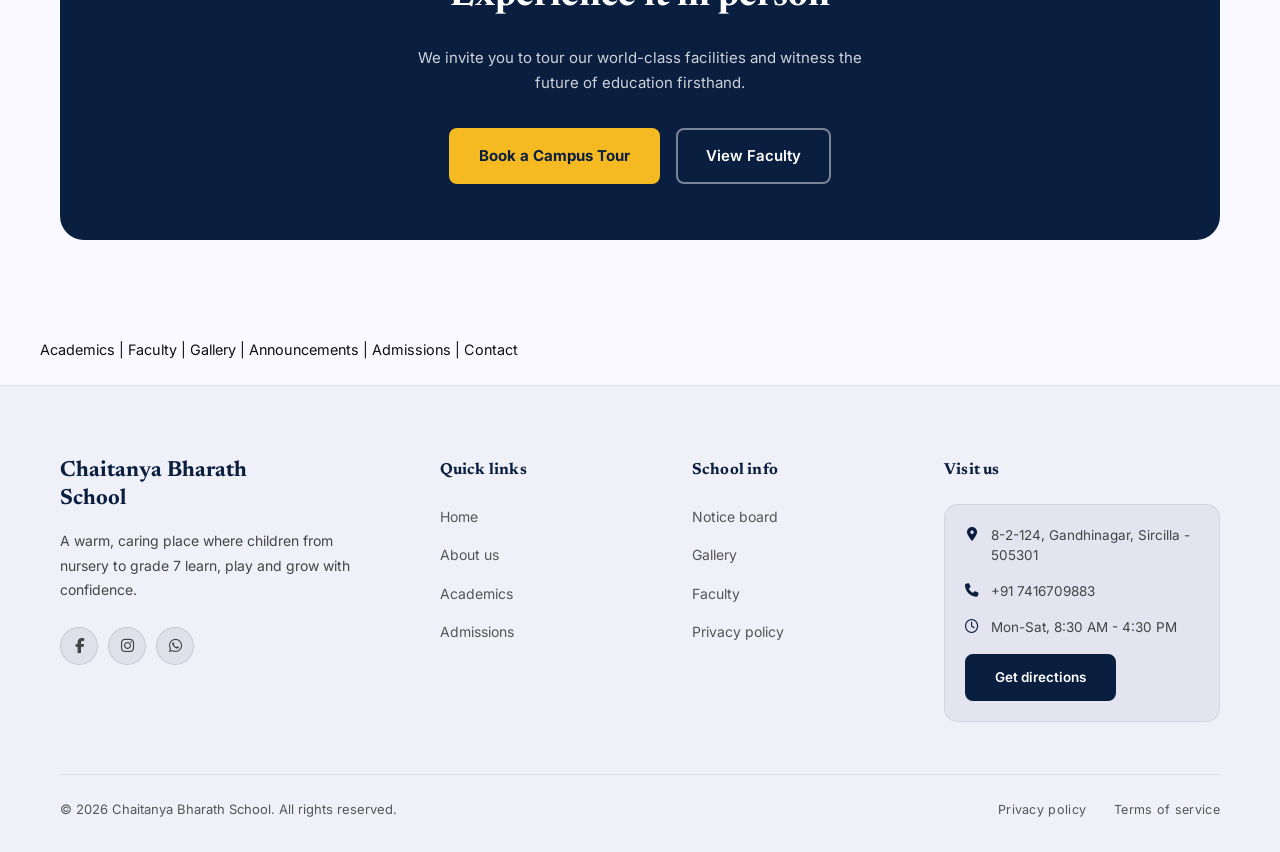
<file: facilities.html>
<!DOCTYPE html>
<html lang="en">
<head>
<meta charset="UTF-8">
<meta name="viewport" content="width=device-width, initial-scale=1.0">
<title>School Facilities | Chaitanya Bharath School, Sircilla | Smart Classrooms & Modern Campus</title>
<meta name="description" content="Explore the modern facilities at Chaitanya Bharath School, Sircilla. Smart classrooms, activity-based learning, Abacus, personality development, sports, yoga, educational trips, and a safe learning environment for Nursery to Grade 7 students.">
<meta name="author" content="Chaitanya Bharath School">
<link rel="canonical" href="https://www.chaitanyabharathschool.com/facilities.html">
<meta name="robots" content="index,follow,max-image-preview:large">

<!-- Favicon -->
<link rel="icon" href="favicon.png">
<link rel="apple-touch-icon" href="favicon.png">
<meta name="theme-color" content="#0A1F44">

<!-- Geo Tags -->
<meta name="geo.region" content="IN-TG">
<meta name="geo.placename" content="Sircilla">
<meta name="geo.position" content="18.3879366;78.8088325">
<meta name="ICBM" content="18.3879366,78.8088325">

<!-- Open Graph -->
<meta property="og:type" content="website">
<meta property="og:title" content="Facilities | Chaitanya Bharath School">
<meta property="og:description" content="Discover modern classrooms, sports, yoga, activity-based learning, smart education, and student-friendly facilities at Chaitanya Bharath School, Sircilla.">
<meta property="og:image" content="https://www.chaitanyabharathschool.com/smartclassroom.jpg">
<meta property="og:url" content="https://www.chaitanyabharathschool.com/facilities.html">

<!-- Twitter Card -->
<meta name="twitter:card" content="summary_large_image">
<meta name="twitter:title" content="Facilities | Chaitanya Bharath School">
<meta name="twitter:description" content="Modern school facilities for holistic learning in Sircilla.">
<meta name="twitter:image" content="https://www.chaitanyabharathschool.com/smartclassroom.jpg">

<link rel="preconnect" href="https://fonts.googleapis.com">
<link rel="preconnect" href="https://fonts.gstatic.com" crossorigin>
<link href="https://fonts.googleapis.com/css2?family=Inter:wght@400;500;600;700&family=Newsreader:ital,wght@0,500;0,600;0,700;1,500&display=swap" rel="stylesheet">
<link rel="stylesheet" href="https://cdnjs.cloudflare.com/ajax/libs/font-awesome/6.4.0/css/all.min.css">
<link rel="stylesheet" href="css/style.css">
<link rel="stylesheet" href="css/facilities.css">

<link rel="preload" as="image" href="smartclassroom.jpg">

<!-- School Schema -->
<script type="application/ld+json">
{
 "@context":"https://schema.org",
 "@type":"School",
 "name":"Chaitanya Bharath School",
 "url":"https://www.chaitanyabharathschool.com",
 "telephone":"+91-7416709883",
 "address":{
 "@type":"PostalAddress",
 "streetAddress":"8-2-124, Gandhinagar",
 "addressLocality":"Sircilla",
 "addressRegion":"Telangana",
 "postalCode":"505301",
 "addressCountry":"IN"
 }
}
</script>

<!-- Facilities Page Schema -->
<script type="application/ld+json">
{
 "@context":"https://schema.org",
 "@type":"EducationalOrganization",
 "name":"Chaitanya Bharath School",
 "url":"https://www.chaitanyabharathschool.com",
 "description":"Modern English medium school with smart classrooms, sports, personality development, yoga, Abacus training and activity-based learning."
}
</script>

<!-- Breadcrumb Schema -->
<script type="application/ld+json">
{
 "@context":"https://schema.org",
 "@type":"BreadcrumbList",
 "itemListElement":[
 {
 "@type":"ListItem",
 "position":1,
 "name":"Home",
 "item":"https://www.chaitanyabharathschool.com/"
 },
 {
 "@type":"ListItem",
 "position":2,
 "name":"Facilities",
 "item":"https://www.chaitanyabharathschool.com/facilities.html"
 }
 ]
}
</script>
</head>
<body>


  <header class="header">
    <div class="container">
        <a href="index.html" class="logo-area">
            <img src="logo1.png" alt="Chaitanya Bharath School Logo" width="596" height="418" class="logo-image-fixed">
        </a>

        <nav class="nav-links" id="navLinks" aria-label="Primary Navigation">
          <a href="index.html">Home</a>
          <a href="academics.html">Academics</a>
          <a href="facilities.html" class="active">Facilities</a>
          <a href="gallery.html">Gallery</a>
          <a href="faculty.html">Faculty</a>
          <a href="announcement.html">Announcements</a>
            <a href="contact.html" class="nav-cta nav-cta-mobile">Enquire Now</a>  <!-- ADD THIS LINE -->

        </nav>

        <a href="contact.html" class="nav-cta nav-cta-desktop">Enquire Now</a>
        <button class="nav-toggle" id="navToggle" aria-label="Toggle menu">
            <i class="fa-solid fa-bars"></i>
        </button>
    </div>
</header>



  <!-- HERO: eyebrow, h1, hero-quote animate via CSS keyframes (no fade-up class needed) -->
  <section class="hero">
    <div class="container">
      <div class="hero-grid">
        <div class="hero-left">
          <div class="eyebrow">Why Parents Choose Us</div>
          <h1 class="section-title" style="font-size: 76px; letter-spacing: -2px;">A Better Place<br>for Learning</h1>
        </div>
        <div class="hero-spacer"></div>
        <div class="hero-quote">
          Explore our smart classrooms, activity-based learning environment, sports facilities, personality development programmes, Abacus training, yoga sessions, and educational experiences designed to support every child's academic and personal growth.
        </div>
      </div>
    </div>

    <div class="hero-banner">
      <div class="hero-banner-inner">
        <img src="smartclassroom.jpg" width="1024" height="559" decoding="async" alt="Smart classroom with digital learning at Chaitanya Bharath School Sircilla">
        <div class="hero-banner-overlay">
          <h3>Smart Classrooms &amp; Digital Learning</h3>
          <p>A place where children learn with confidence, discover their talents, and build skills for life.</p>
        </div>
      </div>
    </div>
  </section>

  <!-- COMMUNICATION: fade-up on text block and image only, NOT on child .comm-feature (FIX #4) -->
  <section class="comm-section">
    <div class="container">
      <div class="comm-content">
        <div class="comm-text fade-up">
          <div class="comm-sparkle">✦</div>
          <h2 class="section-title" style="font-size: 27px;">Communication &amp; Personality Development</h2>
          <p class="section-subtitle">Building confident communicators and future leaders through structured skill enhancement programs.</p>
          <div class="comm-feature">
            <span class="check">✓</span>
            <p><strong>Personality Development:</strong> Programs focused on building confidence, teamwork, social skills, and self-expression</p>
          </div>
          <div class="comm-feature">
            <span class="check">✓</span>
            <p><strong>Leadership Programs:</strong> Encouraging responsibility, decision-making, leadership qualities, and critical thinking skills.</p>
          </div>
        </div>
        <div class="comm-image fade-up" data-delay="2">
          <img src="presentation.jpg" width="610" height="341" loading="lazy" decoding="async" alt="Communication and personality development session for students">
        </div>
      </div>
    </div>
  </section>

  <!-- EXPERIENTIAL: staggered bento cards -->
  <section class="bg-alt">
    <div class="container">
      <div class="section-head fade-up">
        <h2 class="section-title">Experiential &amp; Activity-Based Learning</h2>
        <p class="section-subtitle" style="margin: 0 auto; font-style: italic;">Nurturing creativity, curiosity, and practical knowledge<br>through hands-on learning experiences.</p>
      </div>

      <div class="bento">
        <div class="bento-card card-tall fade-up" data-delay="1">
          <div class="img-wrap">
            <img src="facility.jpg" width="798" height="417" loading="lazy" decoding="async" alt="Activity based concept learning classroom at Chaitanya Bharath School">
          </div>
          <div class="card-body">
            <div>
              <h3>Concept-Based Learning</h3>
              <p>Helping students understand concepts through interactive and activity-based learning methods.</p>
            </div>
            <span class="card-icon"><i class="fa-solid fa-book-open"></i></span>
          </div>
        </div>

        <div class="bento-right">
          <div class="split-card light fade-up" data-delay="2">
            <div class="text-side">
              <h3>Abacus &amp; Brain Development</h3>
              <p>Improving concentration, memory, mental calculation, and thinking skills.</p>
            </div>
            <div class="img-side">
              <img src="brain.jpg" width="250" height="256" loading="lazy" decoding="async" alt="Abacus and brain development programme for students">
            </div>
          </div>

          <div class="split-card dark fade-up" data-delay="3">
            <div class="text-side">
              <h3>Field Trips &amp; Excursions</h3>
              <p>Providing practical learning experiences through educational visits and tours.</p>
            </div>
            <div class="img-side">
              <img src="trip.jpg" width="1024" height="681" loading="lazy" decoding="async" alt="Educational field trip organised by Chaitanya Bharath School">
            </div>
          </div>
        </div>
      </div>
    </div>
  </section>

  <!-- SPORTS: image left, text right -->
  <section class="sports-section">
    <div class="container">
      <div class="sports-content">
        <div class="sports-image fade-up" data-delay="1">
          <img src="track.jpg" width="568" height="568" loading="lazy" decoding="async" alt="Sports and physical education facilities at Chaitanya Bharath School">
        </div>
        <div class="sports-text fade-up" data-delay="2">
          <span class="tagline">Athletic Excellence</span>
          <h2 class="section-title" style="font-size: 28px; margin-bottom: 34px;">Sports, Yoga &amp; Wellness</h2>
          <div class="sports-feature">
            <div class="icon-circle"><i class="fa-solid fa-futbol"></i></div>
            <div>
              <h4>Sports Training</h4>
              <p>Developing physical fitness, teamwork, discipline, and sportsmanship through regular sports activities.</p>
            </div>
          </div>
          <div class="sports-feature">
            <div class="icon-circle"><i class="fa-solid fa-spa"></i></div>
            <div>
              <h4>Yoga &amp; Meditation</h4>
              <p>Promoting focus, relaxation, and healthy living.</p>
            </div>
          </div>
        </div>
      </div>
    </div>
  </section>

  <!-- CTA: FIX #6 padding-top:0 kept; FIX button bg so text shows -->
  <section style="padding-top: 0; background-color: var(--page-bg);">
    <div class="container">
      <div class="cta-banner fade-up">
        <h2>Experience it in person</h2>
        <p>We invite you to tour our world-class facilities and witness the future of education firsthand.</p>
        <div class="cta-buttons">
          <a href="contact.html" class="btn" style="background: var(--accent-yellow); border: 2px solid var(--accent-yellow); color: var(--primary-dark); font-weight: 700;">Book a Campus Tour</a>
          <a href="faculty.html" class="btn" style="background: transparent; border: 2px solid rgba(255,255,255,0.45); color: var(--white); font-weight: 600;">View Faculty</a>
        </div>
      </div>
    </div>
  </section>

  <!-- Internal links for SEO / site structure -->
  <nav class="container" aria-label="Related pages" style="padding:8px 0 24px;font-size:.9rem;">
    <a href="academics.html">Academics</a> |
    <a href="faculty.html">Faculty</a> |
    <a href="gallery.html">Gallery</a> |
    <a href="announcement.html">Announcements</a> |
    <a href="contact.html">Admissions</a> |
    <a href="contact.html">Contact</a>
  </nav>

  <footer class="footer">
    <div class="container">
        <div class="footer-grid">
            <div>
                <div class="footer-logo">Chaitanya Bharath<br>School</div>
<p class="footer-desc">
A warm, caring place where children from nursery to grade 7 learn, play and grow with confidence.
</p>

<div class="social-icons">
<a href="#" target="_blank">
    <i class="fa-brands fa-facebook-f"></i>
</a>

<a href="https://www.instagram.com/chaitanyabharathschool?igsh=MTQ3Y3hmZDNmdnh4Mg==" target="_blank">
    <i class="fa-brands fa-instagram"></i>
</a>

<a href="https://wa.me/917416709883" target="_blank">
    <i class="fa-brands fa-whatsapp"></i>
</a>
</div>
            </div>
            <div>
                <h4>Quick links</h4>
                <ul class="footer-links">
                    <li><a href="index.html">Home</a></li>
                    <li><a href="academics.html">About us</a></li>
                    <li><a href="academics.html">Academics</a></li>
                    <li><a href="contact.html">Admissions</a></li>
                </ul>
            </div>
            <div>
                <h4>School info</h4>
                <ul class="footer-links">
                    <li><a href="announcement.html">Notice board</a></li>
                    <li><a href="gallery.html">Gallery</a></li>
                    <li><a href="faculty.html">Faculty</a></li>
                    <li><a href="#">Privacy policy</a></li>
                </ul>
            </div>
            <div>
                <h4>Visit us</h4>
                <div class="visit-card">
                    <div class="visit-item"><i class="fa-solid fa-location-dot"></i><span>8-2-124, Gandhinagar, Sircilla - 505301</span></div>
                    <div class="visit-item"><i class="fa-solid fa-phone"></i><span>+91 7416709883</span></div>
                    <div class="visit-item"><i class="fa-regular fa-clock"></i><span>Mon-Sat, 8:30 AM - 4:30 PM</span></div>
                    <a href="#" class="btn-directions">Get directions</a>
                </div>
            </div>
        </div>
        <div class="footer-bottom">
            <p>&copy; 2026 Chaitanya Bharath School. All rights reserved.</p>
            <div class="footer-bottom-links">
                <a href="#">Privacy policy</a>
                <a href="#">Terms of service</a>
            </div>
        </div>
    </div>
</footer>

  <!-- Netlify Identity Widget: required so invite/confirmation/recovery emails work -->
  <script src="https://identity.netlify.com/v1/netlify-identity-widget.js"></script>
  <script>
      if (window.netlifyIdentity) {
          window.netlifyIdentity.on("init", (user) => {
              if (!user) {
                  window.netlifyIdentity.on("login", () => {
                      document.location.href = "/admin/";
                  });
              }
          });
      }
  </script>

  <script src="js/main.js"></script>
  <script src="js/facilities.js"></script>


</body>
</html>
</file>
<file: css/style.css>
/* =========================================================
   style.css
   Shared site-wide styles: Colors, Typography, Navbar, Footer
   Used across every page (homepage, academics, contact, etc.)
   ========================================================= */

/* --- Colors & Fonts (CSS variables) --- */
:root {
    --primary-dark: #0a1f3f;
    --primary-light: #16325c;
    --dark-green: #02362b;
    --accent-gold: #9f7340;
    --accent-yellow: #f5b921;
    --bg-page: #F9F9FF;
    --text-dark: #111;
    --text-muted: #555;
    --white: #ffffff;
    --green-text: #22c55e;

    --nav-bg: #ffffff;
    --nav-border: rgba(0,0,0,0.06);

    /* Footer — matches page bg */
    --footer-bg: #F0F0F8;
    --footer-surface: #E4E4F0;
    --footer-text: #444;
    --footer-heading: #0a1f3f;
    --footer-link: #555;
    --footer-link-hover: #9f7340;
    --footer-divider: rgba(0,0,0,0.08);
    --footer-icon-bg: rgba(10,31,63,0.07);

    --font-heading: 'Newsreader', serif;
    --font-body: 'Inter', sans-serif;
}

/* --- Reset --- */
* { margin: 0; padding: 0; box-sizing: border-box; }

/* --- Base --- */
html { overflow-x: clip; }
body { overflow-x: clip; max-width: 100%; }
body { font-family: var(--font-body); color: var(--text-dark); background-color: var(--bg-page); line-height: 1.6; }
a { text-decoration: none; color: inherit; }
ul { list-style: none; }
img { max-width: 100%; display: block; }
.container { max-width: 1200px; margin: 0 auto; padding: 0 20px; }

/* --- Typography --- */
h1, h2, h3, h4, h5, h6 { font-family: var(--font-heading); color: var(--text-dark); }
p { font-family: var(--font-body); }
.section-title { font-size: 42px; margin-bottom: 15px; font-weight: 700; line-height: 1.2; color: var(--text-dark); }
.section-subtitle { color: var(--text-muted); font-size: 15px; margin-bottom: 25px; line-height: 1.6; max-width: 600px; }
.tagline { color: var(--accent-gold); font-size: 11px; text-transform: uppercase; letter-spacing: 1.5px; font-weight: 700; margin-bottom: 10px; display: inline-block; font-family: var(--font-body); }

/* --- Buttons --- */
.btn { display: inline-block; padding: 14px 28px; border-radius: 8px; font-weight: 500; font-size: 15px; cursor: pointer; transition: all 0.3s ease; text-align: center; }
.btn-primary { background-color: var(--primary-dark); color: var(--white); border: 2px solid var(--primary-dark); }
.btn-primary:hover { background-color: var(--primary-light); }
.btn-outline { background-color: var(--white); color: var(--primary-dark); border: 2px solid var(--primary-dark); }
.btn-outline:hover { background-color: var(--primary-dark); color: var(--white); }

/* =========================================================
   Navbar
   ========================================================= */
.header {
    background: var(--bg-page);
    border-bottom: none;
    padding: 14px 0;
    position: sticky;
    top: 0;
    z-index: 100;
    box-shadow: none;
    transition: transform 0.35s ease;
}
.header.scrolled { box-shadow: 0 4px 15px rgba(0,0,0,0.07); }
.header.header-hidden { transform: translateY(-100%); }
.header .container { display: flex; justify-content: space-between; align-items: center; gap: 20px; position: relative; }

.logo-area { display: flex; align-items: center; flex-shrink: 0; z-index: 10; }
.logo-img { display: flex; align-items: center; justify-content: center; flex-shrink: 0; }
.logo-img img { height: 55px; width: auto; object-fit: contain; }
.logo-image-fixed { height: 60px !important; width: auto !important; object-fit: contain; }

.nav-links {
    display: flex; align-items: center; gap: 32px;
    font-size: 14.5px; font-weight: 600; font-family: var(--font-body);
}
@media (min-width: 993px) {
    .nav-links {
        position: absolute; left: 50%; top: 50%; transform: translate(-50%, -50%);
    }
}
.nav-links a { color: var(--text-dark); transition: 0.2s; position: relative; padding-bottom: 4px; white-space: nowrap; }
.nav-links a:hover { color: var(--accent-gold); }
.nav-links a.active { color: var(--accent-gold); }
.nav-links a.active::after { content: ''; position: absolute; left: 0; right: 0; bottom: -2px; height: 2px; background: var(--accent-gold); border-radius: 2px; }

.nav-cta {
    background: var(--primary-dark); color: var(--white) !important;
    padding: 11px 22px; border-radius: 8px; font-weight: 600; font-size: 14px;
    transition: background 0.2s; white-space: nowrap; flex-shrink: 0; border: 2px solid var(--primary-dark);
}
.nav-cta:hover { background: transparent; color: var(--primary-dark) !important; }
.nav-cta-mobile { display: none; }
.nav-toggle { display: none; background: none; border: none; font-size: 22px; color: var(--primary-dark); cursor: pointer; flex-shrink: 0; }

/* =========================================================
   Footer — Light, matches page bg
   ========================================================= */
.footer {
    background: var(--footer-bg);
    padding: 72px 0 32px;
    border-top: 1px solid rgba(0,0,0,0.07);
}
.footer-grid {
    display: grid;
    grid-template-columns: 1.6fr 1fr 1fr 1.3fr;
    gap: 40px;
    margin-bottom: 52px;
}

.footer-logo { font-family: var(--font-heading); font-size: 22px; font-weight: 700; color: var(--footer-heading); margin-bottom: 16px; line-height: 1.25; }
.footer-desc { color: var(--footer-text); font-size: 14px; margin-bottom: 24px; line-height: 1.75; max-width: 90%; }

.social-icons { display: flex; gap: 10px; }
.social-icons a {
    width: 38px; height: 38px; border-radius: 50%;
    background: var(--footer-icon-bg);
    border: 1px solid rgba(10,31,63,0.12);
    display: flex; align-items: center; justify-content: center;
    color: var(--footer-text); font-size: 15px;
    transition: background 0.25s, color 0.25s, border-color 0.25s;
}
.social-icons a:hover { background: var(--accent-gold); color: var(--white); border-color: var(--accent-gold); }

.footer h4 { font-family: var(--font-heading); font-size: 16px; margin-bottom: 20px; font-weight: 700; color: var(--footer-heading); letter-spacing: 0.2px; }

.footer-links li { margin-bottom: 13px; }
.footer-links a { font-size: 14px; color: var(--footer-link); transition: color 0.2s; font-family: var(--font-body); }
.footer-links a:hover { color: var(--footer-link-hover); }

.visit-card { background: var(--footer-surface); border: 1px solid rgba(0,0,0,0.07); padding: 20px; border-radius: 14px; }
.visit-item { display: flex; gap: 12px; font-size: 13.5px; color: var(--footer-text); margin-bottom: 16px; line-height: 1.5; font-family: var(--font-body); align-items: flex-start; }

/* ✅ UPDATED — icons now dark navy */
.visit-item i { color: var(--primary-dark); margin-top: 3px; width: 14px; text-align: center; flex-shrink: 0; }

/* ✅ UPDATED — button now dark navy */
.btn-directions {
    display: block; width: fit-content; margin: 12px 0 0 0;
    background: var(--primary-dark); color: var(--white);
    padding: 11px 28px; border-radius: 8px; font-size: 13.5px; font-weight: 600;
    font-family: var(--font-body); transition: background 0.2s, opacity 0.2s;
    border: 2px solid var(--primary-dark);
}
.btn-directions:hover { background: transparent; color: var(--primary-dark); }

.footer-bottom {
    padding-top: 24px; border-top: 1px solid var(--footer-divider);
    font-size: 13px; color: var(--footer-link);
    display: flex; justify-content: space-between; align-items: center;
    font-family: var(--font-body);
}
.footer-bottom-links { display: flex; gap: 28px; }
.footer-bottom-links a { color: var(--footer-link); font-size: 12.5px; letter-spacing: 0.3px; transition: color 0.2s; }
.footer-bottom-links a:hover { color: var(--footer-link-hover); }

/* =========================================================
   Responsive
   ========================================================= */
@media (max-width: 992px) {
    .nav-links {
        position: fixed; top: 0; right: 0; left: auto; bottom: 0;
        width: 280px; height: 100vh; background: var(--bg-page);
        flex-direction: column; align-items: flex-start; gap: 0;
        padding: 80px 24px 20px;
        box-shadow: -6px 0 30px rgba(10,31,63,0.12);
        transform: translateX(100%); visibility: hidden; pointer-events: none;
        transition: none;
        overflow-y: auto; z-index: 999;
    }
    body.nav-ready .nav-links {
        transition: transform 0.35s ease-in-out, visibility 0.35s;
    }
    .nav-links.nav-open { transform: translateX(0); visibility: visible; pointer-events: auto; }
    .nav-links a { width: 100%; padding: 15px 0; border-bottom: 1px solid rgba(10,31,63,0.07); }
    .nav-links a.active::after { display: none; }
    .nav-toggle { display: block; position: relative; z-index: 1000; }
    .nav-cta-desktop { display: none; }
    .nav-cta-mobile {
        display: block;
        text-align: center;
        margin-top: 20px;
        padding: 14px 22px !important;
        border-radius: 8px;
        border-bottom: none !important;
    }
    .footer-grid { grid-template-columns: 1fr 1fr; }
}

@media (max-width: 700px) {
    .footer { padding: 50px 0 24px; }
    .visit-card { padding: 16px; width: 80%; max-width: 100%; }
}

@media (max-width: 600px) {
    .footer-grid { grid-template-columns: 1fr; gap: 35px; }
    .footer-bottom { flex-direction: column; gap: 12px; text-align: center; }
    .section-title { font-size: 30px; }
    .container { padding: 0 16px; }
}

@media (max-width: 420px) {
    .logo-image-fixed { height: 45px !important; }
    .nav-cta { padding: 10px 16px; font-size: 13px; }
}

@media (prefers-reduced-motion: reduce) {
    .header, .nav-links { transition: none !important; }
}
</file>
<file: css/homepage.css>
/* =========================================================
   Homepage Specific Styles (home.css)
   ========================================================= */

/* --- Hero Section --- */
.hero {
    background-color: var(--bg-page);
    padding: 90px 0 160px;
    position: relative;
    overflow: hidden;
}

/* Prevent single-word line breaks site-wide on mobile */
.section-title,
.section-subtitle,
.hero-title,
.hero-desc,
.lead-content p,
.feature-card h4,
.feature-card p,
.foundation-card h3,
.prep-content h3,
.middle-content h3,
.middle-content p,
.overlay-content h4,
.safety-item h5,
.safety-item p,
.cta-heading,
.cta-description,
.curr-list-new li,
.test-text {
    word-break: normal;
    overflow-wrap: break-word;
    hyphens: none;
}

/* Prevent any horizontal overflow site-wide */
html { overflow-x: clip; }
body { overflow-x: clip; max-width: 100%; }
.hero::before {
    /* Peach/orange gradient glow - bottom left */
    content: '';
    position: absolute;
    left: -10%;
    bottom: -20%;
    width: 55%;
    height: 70%;
    background: radial-gradient(circle, rgba(255, 186, 130, 0.45) 0%, rgba(255, 186, 130, 0.15) 45%, rgba(255, 186, 130, 0) 75%);
    z-index: 0;
    pointer-events: none;
}
.hero::after {
    /* Green gradient glow - top right */
    content: '';
    position: absolute;
    right: -10%;
    top: -25%;
    width: 50%;
    height: 65%;
    background: radial-gradient(circle, rgba(134, 239, 172, 0.4) 0%, rgba(134, 239, 172, 0.12) 45%, rgba(134, 239, 172, 0) 75%);
    z-index: 0;
    pointer-events: none;
}
.hero .container { display: flex; align-items: center; gap: 60px; position: relative; z-index: 1; }
.hero-content { flex: 1.1; }
.hero-tagline {
    color: var(--white);
    background: var(--primary-dark);
    font-size: 12px;
    text-transform: uppercase;
    letter-spacing: 1px;
    font-weight: 600;
    margin-bottom: 25px;
    display: inline-flex;
    align-items: center;
    gap: 8px;
    font-family: var(--font-body);
    padding: 9px 20px 9px 14px;
    border-radius: 999px;
}
.hero-tagline i {
    background: rgba(255, 255, 255, 0.18);
    width: 18px;
    height: 18px;
    border-radius: 50%;
    display: flex;
    align-items: center;
    justify-content: center;
    font-size: 10px;
    flex-shrink: 0;
}
.hero-title { font-size: 56px; line-height: 1.15; margin-bottom: 25px; font-weight: 700; color: var(--primary-dark); }
.hero-title span { color: var(--accent-gold); }
.hero-desc { color: var(--text-muted); margin-bottom: 40px; font-size: 16px; line-height: 1.7; max-width: 90%; }
.hero-actions { display: flex; gap: 20px; }

.hero-image-wrapper { flex: 1; position: relative; display: flex; justify-content: flex-end; padding: 100px 20px 20px; order: 2; }
.hero-content { order: 1; }
.hero-img-main { width: 100%; aspect-ratio: 737 / 834; object-fit: cover; object-position: center top; border-radius: 40px 200px 40px 200px; box-shadow: 0 20px 40px rgba(0,0,0,0.08); }
.floating-badge { position: absolute; background: var(--white); padding: 16px 24px; border-radius: 12px; border: 1px solid rgba(0,0,0,0.05); box-shadow: 0 15px 35px rgba(0,0,0,0.08); display: flex; align-items: center; gap: 15px; z-index: 2; font-family: var(--font-body); }
.badge-text { display: flex; flex-direction: column; }
.badge-text strong { color: var(--primary-dark); font-size: 14px; font-weight: 600; margin-bottom: 3px;}
.badge-text span { color: var(--text-muted); font-size: 11px; }
.badge-top { top: 35px; left: -30px; }
.badge-bottom { bottom: 20px; right: 0px; }
.icon-circle { width: 40px; height: 40px; border-radius: 10px; display: flex; align-items: center; justify-content: center; font-size: 18px;}
.icon-green { background: #dcfce7; color: #15803d; }
.icon-orange { background: #ffedd5; color: #c2410c; }

/* --- Stats Section --- */
.stats-wrapper { margin-top: -80px; position: relative; z-index: 10; margin-bottom: 80px;}
.stats-card { background: var(--white); border-radius: 12px; box-shadow: 0 15px 40px rgba(0,0,0,0.05); padding: 40px 30px; display: flex; justify-content: space-between; align-items: center;}
.stat-item { text-align: center; flex: 1; font-family: var(--font-body); }
.stat-item h3 { font-size: 38px; font-weight: 700; color: var(--primary-dark); font-family: var(--font-heading); margin-bottom: 5px; display: flex; align-items: center; justify-content: center;}
.stat-item h3.text-gold { color: var(--accent-gold); }
.stat-item p { font-size: 12px; color: var(--text-muted); text-transform: uppercase; letter-spacing: 1.5px; font-weight: 600; }
.stat-divider { width: 1px; height: 50px; background-color: #e5e7eb; }

/* --- Leadership / About --- */
.leadership { padding: 40px 0 80px; background-color: var(--bg-page); }
.leadership .container { display: flex; align-items: center; gap: 80px; }
.lead-image { flex: 0.8; position: relative; }
.lead-image img { border-radius: 12px; width: 100%; box-shadow: 0 20px 40px rgba(0,0,0,0.08); }
.lead-name { position: absolute; bottom: -20px; right: -30px; background: var(--white); padding: 15px 25px; border-radius: 8px; box-shadow: 0 10px 20px rgba(0,0,0,0.08); font-family: var(--font-body); max-width: 200px; }
.lead-name h4 { font-family: var(--font-heading); font-size: 15px; margin-bottom: 2px; }
.lead-name p { font-size: 12px; color: var(--text-muted); }
.lead-content { flex: 1.2; }
.lead-content p { color: var(--text-muted); margin-bottom: 20px; font-size: 14px; line-height: 1.8; }

/* --- Why Choose Us --- */
.why-choose { padding: 80px 0; background-color: var(--bg-page); text-align: center; overflow: visible; }
.features-grid { display: grid; grid-template-columns: repeat(3, 1fr); gap: 20px; margin-top: 50px; text-align: left; }
.feature-card { padding: 40px 35px; border-radius: 16px; position: relative; display: flex; flex-direction: column; justify-content: flex-start; }
.feature-card h4 { font-family: var(--font-heading); font-size: 24px; margin-bottom: 15px; font-weight: 600; color: var(--primary-dark); }
.feature-card p { font-size: 14.5px; color: var(--text-muted); line-height: 1.6; }
.feature-icon { width: 45px; height: 45px; border-radius: 8px; display: flex; align-items: center; justify-content: center; margin-bottom: 25px; font-size: 18px; }
.feature-icon svg { display: block; }

/* Concept Card */
.feat-concept { grid-column: span 2; background: var(--white); border: 1px solid #e5e7eb; overflow: hidden; }
.feat-concept .feature-icon { background: var(--primary-dark); color: var(--white); width: 50px; height: 50px; border-radius: 10px; }
.feat-concept h4, .feat-concept p, .feat-concept .feature-icon { position: relative; z-index: 2; }
.watermark-svg { position: absolute; right: 15px; bottom: -15px; width: 220px; height: 220px; z-index: 1; pointer-events: none; }

/* Other Cards */
.feat-smart { grid-column: span 1; background: var(--dark-green); }
.feat-smart .feature-icon { background: rgba(255,255,255,0.15); color: var(--white); }
.feat-smart h4, .feat-smart p { color: var(--white); }
.feat-smart p { opacity: 0.85; }

.feat-lead { grid-column: span 1; background: var(--white); border: 1px solid #e5e7eb; }
.feat-lead .feature-icon { background: #fcd34d; color: var(--text-dark); }

.feat-comm { grid-column: span 1; background: #1f375a; }
.feat-comm .feature-icon { background: rgba(255,255,255,0.15); color: var(--white); }
.feat-comm h4, .feat-comm p { color: var(--white); }
.feat-comm p { opacity: 0.85; }

.feat-safe { grid-column: span 1; background: #eeeeee; border: none; }
.feat-safe .feature-icon { background: transparent; color: var(--primary-dark); font-size: 32px; justify-content: flex-start; width: auto; margin-left: -2px; }

/* --- Curriculum --- */
.curriculum { padding: 80px 0; background-color: var(--bg-page); }
.section-header-new { margin-bottom: 40px; display: flex; flex-direction: column; align-items: flex-start; }
.section-header-new .section-title { font-size: 44px; margin-bottom: 15px; color: #111; }
.section-header-new .section-subtitle { color: var(--text-muted); font-size: 15.5px; line-height: 1.6; }
.section-header-new .btn { border-radius: 6px; margin-top: 5px; padding: 12px 24px; font-weight: 600; font-family: var(--font-body); }

.curriculum-grid-new { display: grid; grid-template-columns: 340px 1fr; gap: 25px; }
.curr-card-new { background: var(--white); border-radius: 16px; box-shadow: 0 8px 30px rgba(0,0,0,0.04); overflow: hidden; display: flex; flex-direction: column; border: 1px solid #f3f4f6; }

/* Foundation Card */
.foundation-card { padding: 32px; display: flex; flex-direction: column; height: 90%; }
.foundation-card h3 { font-size: 28px; margin: 15px 0 25px; font-family: var(--font-heading); color: var(--primary-dark); }
.curr-list-new { list-style: none; padding: 0; margin-bottom: 25px; font-family: var(--font-body); }
.curr-list-new li { display: flex; gap: 12px; margin-bottom: 20px; color: #444; font-size: 14.5px; line-height: 1.5; }
.card-img-bottom { margin-top: 45px; width: 100%; }
.card-img-bottom img { width: 100%; height: 200px; object-fit: cover; border-radius: 12px; display: block; }

/* Right Column Wrapper */
.curr-right-col { display: flex; flex-direction: column; gap: 25px; }

/* Preparatory Stage Card */
.prep-card { flex-direction: row; padding: 32px; gap: 30px; align-items: stretch; }
.prep-content { flex: 1; display: flex; flex-direction: column; justify-content: center;}
.prep-content h3 { font-size: 28px; margin: 15px 0 20px; font-family: var(--font-heading); color: var(--primary-dark); }
.prep-features { display: flex; gap: 15px; }
.prep-feat-box { background: #f4f6f8; padding: 20px; border-radius: 12px; flex: 1; font-family: var(--font-body); }
.prep-feat-box h4 { font-size: 11px; font-family: var(--font-body); font-weight: 700; letter-spacing: 0.5px; margin-bottom: 8px; color: var(--primary-dark); text-transform: uppercase;}
.prep-feat-box p { font-size: 13.5px; color: var(--text-muted); line-height: 1.6; }
.prep-image { width: 280px; border-radius: 12px; overflow: hidden; flex-shrink: 0; display: flex; }
.prep-image img { width: 100%; height: 100%; object-fit: cover; border-radius: 12px; }

/* Middle Stage Card */
.middle-card { background: #061938; color: var(--white); flex-direction: row; align-items: center; justify-content: space-between; padding: 40px; border: none;}
.middle-content { flex: 1; padding-right: 40px;}
.middle-content h3 { font-size: 28px; margin: 15px 0 15px; font-family: var(--font-heading); color: var(--white); }
.middle-content p { color: #d1d5db; font-size: 14.5px; line-height: 1.6; margin-bottom: 25px; font-weight: 300; max-width: 95%;}
.pill-tags { display: flex; flex-wrap: wrap; gap: 12px; font-family: var(--font-body); }
.pill { border: 1px solid rgba(255,255,255,0.25); padding: 8px 16px; border-radius: 30px; font-size: 11.5px; color: #e2e8f0; }

.dashed-box { border: 1.5px dashed rgba(255,255,255,0.3); border-radius: 12px; width: 180px; height: 130px; display: flex; flex-direction: column; align-items: center; justify-content: center; gap: 12px; flex-shrink: 0;}
.dashed-box span { font-size: 14px; color: var(--white); font-family: var(--font-heading); letter-spacing: 0.3px;}

/* Badges */
.curr-badge { display: inline-block; padding: 6px 12px; border-radius: 4px; font-size: 10.5px; font-weight: 600; letter-spacing: 0.2px; font-family: var(--font-body);}
.badge-blue-dark { background: #263b5e; color: var(--white); }
.badge-yellow { background: #fcd34d; color: #92400e; }
.badge-blue-light { background: #93c5fd; color: #1e3a8a; }

/* --- Beyond the Classroom --- */
.beyond { padding: 80px 0; background: var(--bg-page); }
.gallery-grid { display: grid; grid-template-columns: 2fr 1fr 1fr; grid-template-rows: 280px 280px; gap: 20px; margin-top: 40px;}
.gal-item { position: relative; border-radius: 16px; overflow: hidden; box-shadow: 0 4px 15px rgba(0,0,0,0.05);}
.gal-item img { width: 100%; height: 100%; object-fit: cover; transition: transform 0.5s ease; }
.gal-item:hover img { transform: scale(1.05); }
.gal-item .overlay { position: absolute; inset: 0; background: linear-gradient(to top, rgba(0,0,0,0.85) 0%, rgba(0,0,0,0.3) 50%, transparent 100%); display: flex; align-items: flex-end; padding: 30px; }
.overlay-content h4 { color: var(--white); font-family: var(--font-heading); font-size: 24px; margin: 0; font-weight: 700; line-height: 1.2;}
.overlay-content p { color: rgba(255,255,255,0.85); font-size: 14px; margin: 8px 0 0 0; line-height: 1.5; font-weight: 300;}
.gal-large { grid-row: 1 / span 2; grid-column: 1 / 2; }
.gal-top-1 { grid-column: 2 / 3; grid-row: 1 / 2; }
.gal-top-2 { grid-column: 3 / 4; grid-row: 1 / 2; }
.gal-bottom { grid-column: 2 / span 2; grid-row: 2 / 3; }

/* --- Events --- */
.events { padding: 80px 0; background: var(--bg-page); }
.events .section-header-new { flex-direction: row; justify-content: space-between; align-items: flex-end; margin-bottom: 40px;}
.events-grid { display: grid; grid-template-columns: repeat(3, 1fr); gap: 25px; }
.event-card { cursor: pointer; }
.event-vid { position: relative; border-radius: 12px; overflow: hidden; margin-bottom: 20px; height: 220px; background: #000; cursor: pointer; }
.event-vid img { width: 100%; height: 100%; object-fit: cover; opacity: 0.6; }

/* Video fills the card exactly like the thumbnail */
.event-vid video { width: 100%; height: 100%; object-fit: cover; display: block; }

/* Play/Pause button */
.play-btn {
    position: absolute;
    top: 50%; left: 50%;
    transform: translate(-50%, -50%);
    width: 48px; height: 48px;
    border-radius: 50%;
    border: 2px solid var(--white);
    background: rgba(0,0,0,0.35);
    display: flex; align-items: center; justify-content: center;
    color: var(--white);
    font-size: 16px;
    transition: opacity 0.3s ease, background 0.3s ease;
    pointer-events: none;
    z-index: 2;
    opacity: 1;
}

/* Hide the play button while the video is actively playing */
.event-vid.playing .play-btn {
    opacity: 0;
}

.event-card h4 { font-family: var(--font-heading); font-size: 18px; margin-bottom: 8px; font-weight: 600; }
.event-card p { font-size: 13px; color: var(--text-muted); line-height: 1.6;}

/* --- Testimonials --- */
.testimonials { padding: 80px 0; background: var(--bg-page); text-align: center; }
.test-grid { 
    display: grid; 
    grid-template-columns: repeat(3, 1fr); 
    gap: 25px; 
    margin-top: 50px; 
    text-align: left;
    padding-top: 15px;
}
.test-card { 
    background: #E7E8E9; 
    padding: 45px 30px 30px; 
    border-radius: 12px; 
    position: relative; 
}
.quote-icon { 
    background: #FCE154; 
    color: #111; 
    width: 32px; 
    height: 24px; 
    border-radius: 6px; 
    display: flex; 
    align-items: center; 
    justify-content: center; 
    font-size: 14px;
    font-weight: 900;
    font-family: var(--font-body);
    position: absolute;
    top: -12px;
    left: 30px;
}
.test-text { 
    font-size: 15.5px; 
    color: #4a4a4a; 
    font-style: italic; 
    margin-bottom: 35px; 
    line-height: 1.6;
    font-family: var(--font-body);
}
.test-author h5 { 
    font-family: var(--font-body); 
    font-size: 16px; 
    color: var(--primary-dark); 
    font-weight: 700; 
    margin-bottom: 4px; 
}
.test-author span { 
    font-size: 13px; 
    color: #777; 
    font-family: var(--font-body);
}

/* --- Safety Section --- */
.safety { padding: 80px 0; background: var(--bg-page);}
.safety .container { display: flex; align-items: center; gap: 80px; }
.safety-img { flex: 1; position: relative; }
.safety-img img { border-radius: 12px; width: 100%;}
.safety-badge { position: absolute; bottom: -20px; right: 20px; background: var(--accent-gold); color: var(--white); padding: 10px 16px; border-radius: 30px; display: inline-flex; align-items: center; gap: 10px; font-weight: 500; font-size: 12px; letter-spacing: 0.3px; box-shadow: 0 4px 12px rgba(0,0,0,0.12); font-family: var(--font-body); }
.safety-content { flex: 1; }
.safety-list { margin-top: 35px; }
.safety-item { display: flex; gap: 15px; margin-bottom: 25px; }
.safety-icon { width: 35px; height: 35px; background: #fdf5e6; border-radius: 50%; display: flex; align-items: center; justify-content: center; color: var(--accent-gold); flex-shrink: 0; font-size: 14px;}
.safety-item h5 { font-family: var(--font-heading); font-size: 18px; margin-bottom: 5px; font-weight: 600;}
.safety-item p { font-size: 13px; color: var(--text-muted); line-height: 1.6;}

/* --- CTA Section --- */
.cta-wrapper {
    padding: 24px 20px;
    display: flex;
    justify-content: center;
    background-color: transparent;
}
.cta-container {
    background-color: #051b3b;
    border-radius: 20px;
    padding: 36px 32px;
    max-width: 1000px;
    width: 100%;
    text-align: center;
    display: flex;
    flex-direction: column;
    align-items: center;
    box-shadow: 0 10px 30px rgba(0, 0, 0, 0.1);
}
.cta-badge {
    background-color: #fbd34d;
    color: #333;
    font-size: 0.8rem;
    font-weight: 600;
    letter-spacing: 1px;
    padding: 6px 18px;
    border-radius: 50px;
    margin-bottom: 18px;
    text-transform: uppercase;
}
.cta-heading {
    color: #ffffff;
    font-family: 'Playfair Display', Georgia, serif;
    font-size: 2.5rem;
    font-weight: 600;
    margin: 0 auto 14px auto; /* Modified to center with auto margins */
    letter-spacing: -0.5px;
    text-align: center; /* Ensures text is center aligned */
}
.cta-description {
    color: #e2e8f0;
    font-family: sans-serif;
    font-size: 0.95rem;
    line-height: 1.5;
    margin: 0 auto 28px auto; /* Modified to center block via margin auto */
    max-width: 550px;
    text-align: center; /* Ensures text is center aligned */
}
.cta-buttons {
    display: flex;
    gap: 14px;
    justify-content: center;
}
.cta-buttons a {
    text-decoration: none;
    padding: 12px 26px;
    border-radius: 8px;
    font-weight: 700;
    font-family: sans-serif;
    font-size: 0.9rem;
    transition: all 0.3s ease;
    display: inline-block;
}
.cta-buttons a.btn-primary,
.cta-buttons a:first-child {
    background-color: #fbd34d !important;
    color: #051b3b !important;
    border: none !important;
}
.cta-buttons a.btn-secondary,
.cta-buttons a:last-child {
    background-color: transparent !important;
    color: #ffffff !important;
    border: 1px solid rgba(255,255,255,0.4) !important;
}

/* =========================================================
   Responsive Overrides for Homepage
   ========================================================= */
@media(max-width: 1024px) {
    /* ---- Hero: image first, content below (matches reference image) ---- */
    .hero { padding: 20px 0 100px; overflow-x: hidden; }
    .hero .container {
        flex-direction: column;
        text-align: center;
        gap: 0;
        overflow-x: clip;
    }
    /* Image block — show first via order */
    .hero-image-wrapper {
        order: -1;
        width: 100%;
        max-width: 480px;
        margin: 0 auto;
        justify-content: center;
        padding: 100px 40px 30px;
        position: relative;
        box-sizing: border-box;
    }
    .hero-img-main {
        /* Diagonal rounded shape matching the desktop style, scaled for mobile */
        border-radius: 24px 130px 24px 130px;
        width: 100%;
        max-width: 360px;
        aspect-ratio: 1 / 1;
        display: block;
        margin: 0 auto;
    }
    /* Badge top-left — floating above image */
    .badge-top {
        position: absolute;
        top: 14px;
        left: 0px;
        right: auto;
        bottom: auto;
        margin: 0;
        padding: 8px 12px;
        gap: 8px;
        border-radius: 10px;
        display: flex;
        max-width: 200px;
    }
    /* Badge bottom-right — floating below image */
    .badge-bottom {
        position: absolute;
        bottom: 14px;
        right: 0px;
        left: auto;
        top: auto;
        margin: 0;
        padding: 8px 12px;
        gap: 8px;
        border-radius: 10px;
        display: flex;
        max-width: 200px;
    }
    .badge-text strong { font-size: 12px; }
    .badge-text span { font-size: 10px; }
    .icon-circle { width: 32px; height: 32px; font-size: 14px; flex-shrink: 0; }

    /* Content below image */
    .hero-content {
        order: 1;
        padding: 24px 16px 10px;
        width: 100%;
        box-sizing: border-box;
    }
    .hero-tagline { justify-content: center; }
    .hero-actions { justify-content: center; flex-wrap: wrap; }

    /* Other tablet adjustments */
    .hero::before { top: auto; bottom: -40px; left: -20%; width: 80%; height: 380px; }
    .hero::after { top: -8%; right: -18%; width: 65%; height: 38%; }
    .curriculum-grid-new { grid-template-columns: 1fr; }
    .prep-card { flex-direction: column; text-align: left; padding: 24px; }
    .prep-image { width: 100%; height: auto; }
    .middle-card { flex-direction: column; align-items: flex-start; gap: 30px; padding: 28px; }
    .middle-content { padding-right: 0; }
    .section-header-new.events-header,
    .events .section-header-new { flex-direction: column; align-items: flex-start; gap: 15px; }
    .gallery-grid { gap: 16px; }
}

@media(max-width: 992px) {
    .hero { padding-bottom: 120px; }
    .hero-title { font-size: 42px; }
    .stats-wrapper { margin-top: -40px; }
    .stats-card {
        flex-wrap: nowrap;
        justify-content: space-between;
        gap: 12px;
        padding: 28px 20px;
    }
    .stat-divider { display: block; }
    .stat-item { flex: 1; margin-bottom: 0; white-space: nowrap; }
    .leadership .container, .safety .container { flex-direction: column; }
    .features-grid, .events-grid { grid-template-columns: 1fr; }
    .feat-concept { grid-column: span 1; }

    /* Testimonial slider: real horizontal track, one card mostly in
       view with the next card peeking in on the right as a visual
       cue that the section is swipeable */
    .test-slider-wrapper { overflow: hidden; }
    .test-grid {
        display: flex;
        flex-wrap: nowrap;
        grid-template-columns: unset;
        gap: 14px;
    }
    .test-card {
        flex: 0 0 86%;
        width: 86%;
    }
    .gallery-grid { grid-template-columns: 1fr 1fr; grid-template-rows: auto; gap: 12px; }
    .gal-large { grid-column: 1 / 2; grid-row: 1 / 3; min-height: 280px; }
    .gal-top-1 { grid-column: 2 / 3; grid-row: 1 / 2; height: 130px; }
    .gal-top-2 { grid-column: 2 / 3; grid-row: 2 / 3; height: 130px; }
    .gal-bottom { grid-column: 1 / -1; grid-row: auto; height: 130px; }
    .prep-features { flex-direction: column; }
}

@media(max-width: 900px) {
    .why-choose, .curriculum, .beyond, .events, .testimonials, .safety, .leadership { padding: 32px 0; }
    .section-header-new .section-title { font-size: 32px; }
    .foundation-card h3, .prep-content h3, .middle-content h3 { font-size: 22px; }
    .curr-list-new li { margin-bottom: 12px; }
    .card-img-bottom { display: none; }
    .why-choose .section-subtitle { margin: 0 auto 30px auto !important; }
    .events-grid { grid-template-columns: 1fr 1fr; }
    .safety-badge { font-size: 11.5px; padding: 12px 16px; }
}

@media(max-width: 768px) {
    .cta-heading { font-size: 2rem; }
    .cta-buttons { flex-direction: column; align-items: center; width: 100%; }
    .cta-buttons a { width: auto; min-width: 200px; max-width: 280px; text-align: center; }
}

@media(max-width: 700px) {
    .hero { padding: 10px 0 100px; }
    .hero-title { font-size: 34px; margin-bottom: 14px; }
    .hero-desc { max-width: 100%; margin-bottom: 24px; }
    .hero-tagline { justify-content: center; margin-bottom: 14px; }
    .hero-image-wrapper { padding: 30px 30px 16px; max-width: 100%; }
    .hero-img-main { max-width: 220px; }
    .badge-top { left: 0px; top: 8px; padding: 7px 10px; max-width: 170px; }
    .badge-bottom { right: 0px; bottom: 8px; padding: 7px 10px; max-width: 170px; }
    .badge-text strong { font-size: 11px; }
    .badge-text span { font-size: 9px; }
    .icon-circle { width: 26px; height: 26px; font-size: 12px; }
    .hero::before { top: auto; bottom: -20px; width: 90%; height: 300px; left: -25%; }
    .hero::after { top: -10%; width: 80%; height: 36%; right: -25%; }
    .stats-card { padding: 24px 16px; gap: 15px; }
    .stat-item h3 { font-size: 26px; }
    .stat-item p { font-size: 10.5px; letter-spacing: 1px; }
    .prep-card { flex-direction: column; }
    .prep-image { width: 100%; height: 200px; }
    .middle-card { padding: 24px; }
    .dashed-box { width: 100%; height: 100px; }
    .gallery-grid { grid-template-columns: 1fr 1fr; grid-template-rows: auto; gap: 10px; }
    .gal-large { grid-column: 1 / 2; grid-row: 1 / 3; min-height: 300px; height: auto; }
    .gal-top-1 { grid-column: 2 / 3; grid-row: 1 / 2; height: 145px; }
    .gal-top-2 { grid-column: 2 / 3; grid-row: 2 / 3; height: 145px; }
    .gal-bottom { grid-column: 1 / -1; grid-row: auto; height: 160px; }
    .gal-item .overlay { padding: 14px; }
    .gal-large .overlay { padding: 20px; }
    .overlay-content h4 { font-size: 15px; line-height: 1.2; font-weight: 500; opacity: 0.88; }
    .gal-large .overlay-content h4 { font-size: 20px; font-weight: 500; opacity: 0.88; }
    .overlay-content p { display: none; }
    .events-grid { grid-template-columns: 1fr; }
    .event-vid { height: 200px; }
    .safety .container { gap: 40px; }
    .safety-img { padding-bottom: 20px; }
    .safety-badge { position: absolute; bottom: 0px; left: 16px; right: auto; border-radius: 30px; padding: 8px 14px; font-size: 12px; }
    .cta-container { padding: 32px 20px; }
    .cta-heading { font-size: 1.9rem !important; }
    .cta-description br { display: none; }
}

@media(max-width: 600px) {
    .hero-actions { flex-direction: column; }
    .hero-actions .btn { width: 100%; }
}

@media(max-width: 450px) {
    /* Fix section-subtitle awkward line breaks (e.g. "creativity," orphan)
       in the Why Choose section and any other centered subtitle */
    .section-subtitle {
        font-size: 14px;
        line-height: 1.65;
        max-width: 100% !important;
        text-align: center;
    }
    /* Remove manual <br> tags inside subtitles so text reflows naturally */
    .section-subtitle br {
        display: none;
    }
    /* Ensure the why-choose subtitle is never constrained */
    .why-choose .section-subtitle {
        max-width: 100% !important;
        width: 100%;
        padding: 0 4px;
    }
}

@media(max-width: 420px) {
    .hero-title { font-size: 28px; }
    .stats-card { gap: 20px; padding: 22px 16px; }
    .stat-item h3 { font-size: 22px; }
    .stat-item p { font-size: 9.5px; }
    .feature-card { padding: 28px 22px; }
    .foundation-card { padding: 22px; }
    .test-card { padding: 35px 20px 22px; }
}

/* =========================================================
   340px — smallest supported viewport
   ========================================================= */
@media(max-width: 380px) {
    /* Hero */
    .hero-title { font-size: 24px; line-height: 1.2; }
    .hero-desc { font-size: 14px; }
    .hero-tagline { font-size: 10px; padding: 7px 14px 7px 10px; }
    .hero-image-wrapper { padding: 24px 16px 12px; }
    .hero-img-main { max-width: 180px; }
    .badge-top { max-width: 140px; padding: 6px 8px; left: 0; top: 6px; }
    .badge-bottom { max-width: 140px; padding: 6px 8px; right: 0; bottom: 6px; }
    .badge-text strong { font-size: 10px; }
    .badge-text span { font-size: 8px; }
    .icon-circle { width: 22px; height: 22px; font-size: 10px; }

    /* Stats — wrap to 2x2 grid instead of cramped row */
    .stats-card {
        display: grid;
        grid-template-columns: 1fr 1fr;
        gap: 16px;
        padding: 20px 14px;
    }
    .stat-divider { display: none; }
    .stat-item h3 { font-size: 20px; }
    .stat-item p { font-size: 8.5px; letter-spacing: 0.5px; }

    /* Section titles */
    .section-header-new .section-title { font-size: 24px; }
    .section-title { font-size: 24px !important; }
    .section-subtitle { font-size: 13px !important; }

    /* Leadership */
    .lead-name { right: 0; padding: 10px 14px; }
    .lead-name h4 { font-size: 13px; }

    /* Why Choose stacking cards */
    .feature-card { padding: 22px 16px; min-height: 28vh; }
    .feature-card h4 { font-size: 18px; }
    .feature-card p { font-size: 13px; }

    /* Curriculum */
    .foundation-card { padding: 16px; }
    .foundation-card h3,
    .prep-content h3,
    .middle-content h3 { font-size: 18px; }
    .curr-list-new li { font-size: 13px; gap: 8px; }
    .prep-feat-box { padding: 12px; }
    .prep-feat-box p { font-size: 12px; }
    .middle-card { padding: 16px; gap: 16px; }
    .pill { padding: 5px 10px; font-size: 10px; }
    .dashed-box { height: 70px; }

    /* Gallery */
    .gal-top-1, .gal-top-2 { height: 110px; }
    .gal-large { min-height: 230px; }
    .gal-bottom { height: 120px; }
    .overlay-content h4 { font-size: 13px; }
    .gal-large .overlay-content h4 { font-size: 16px; }

    /* Safety */
    .safety-badge { font-size: 11px; padding: 7px 12px; left: 10px; }
    .safety-item h5 { font-size: 15px; }

    /* CTA */
    .cta-container { padding: 24px 14px; border-radius: 14px; }
    .cta-heading { font-size: 1.5rem !important; }
    .cta-description { font-size: 0.85rem; }
    .cta-buttons a { padding: 10px 16px; font-size: 0.82rem; }

    /* Testimonials */
    .test-card { padding: 30px 14px 18px; }
    .test-text { font-size: 13.5px; }

    /* Events */
    .event-card { width: 230px; }
    .event-vid { height: 140px; }
}

/* =========================================================
   Events: Horizontal Scroll on Mobile/Tablet
   ========================================================= */
.events-scroll-wrapper {
    /* Desktop: no special wrapper behaviour */
}

@media(max-width: 1024px) {
    .features-grid {
        display: block !important;
        margin-top: 30px;
        overflow: visible !important;
    }
    .feature-card {
        position: sticky;
        top: 90px;
        margin-bottom: 0;
        min-height: 35vh;
        box-shadow: 0 -10px 30px rgba(0,0,0,0.08);
        overflow: hidden;
    }
    .feat-concept { overflow: hidden; }
    .feature-card:nth-child(1) { z-index: 1; }
    .feature-card:nth-child(2) { z-index: 2; }
    .feature-card:nth-child(3) { z-index: 3; }
    .feature-card:nth-child(4) { z-index: 4; }
    .feature-card:nth-child(5) { z-index: 5; }
    .feature-card + .feature-card { margin-top: 16px; }
}

/* Entrance animation: cards fade/slide up into place as they enter view */
@media(max-width: 1024px) {
    .js .feature-card {
        opacity: 0;
        transform: translateY(70px) scale(0.94);
        transition: transform 0.7s cubic-bezier(0.22, 1, 0.36, 1), opacity 0.6s ease;
    }
    .js .feature-card.in-view {
        opacity: 1;
        transform: translateY(0) scale(1);
    }
}

@media(max-width: 1024px) {
    .events-scroll-wrapper {
        overflow-x: auto;
        -webkit-overflow-scrolling: touch;
        scrollbar-width: none;
        padding-bottom: 12px;
        margin: 0 -20px;
        padding-left: 20px;
        padding-right: 20px;
    }
    .events-scroll-wrapper::-webkit-scrollbar { display: none; }

    .events-grid {
        display: flex !important;
        flex-wrap: nowrap !important;
        grid-template-columns: unset !important;
        gap: 18px;
        width: max-content;
    }
    .event-card {
        width: 280px;
        flex-shrink: 0;
    }
    .event-vid { height: 180px; }
}

@media(max-width: 700px) {
    .event-card { width: 260px; }
    .event-vid { height: 160px; }
}

/* =========================================================
   Testimonials: Slider on Mobile/Tablet
   ========================================================= */
.test-slider-wrapper { position: relative; }

/* Slider controls: hidden on desktop */
.test-slider-controls {
    display: none;
    align-items: center;
    justify-content: center;
    gap: 20px;
    margin-top: 28px;
}
@media (max-width: 1024px) {
    .test-slider-controls { display: flex; }
}
.test-slider-btn {
    width: 42px;
    height: 42px;
    border-radius: 50%;
    border: 2px solid var(--primary-dark, #061938);
    background: transparent;
    color: var(--primary-dark, #061938);
    font-size: 15px;
    cursor: pointer;
    display: flex;
    align-items: center;
    justify-content: center;
    transition: background 0.2s, color 0.2s;
    flex-shrink: 0;
}
.test-slider-btn:hover {
    background: var(--primary-dark, #061938);
    color: #fff;
}
.test-slider-dots { display: flex; gap: 8px; }
.test-slider-dots .dot {
    width: 8px;
    height: 8px;
    border-radius: 50%;
    background: #ccc;
    transition: background 0.25s, transform 0.25s;
    cursor: pointer;
}
.test-slider-dots .dot.active {
    background: var(--primary-dark, #061938);
    transform: scale(1.3);
}

/* Swipe hint: quiet label + nudging arrow, shown briefly the first
   time the section scrolls into view on mobile */
.test-swipe-hint {
    display: none;
    align-items: center;
    justify-content: center;
    gap: 6px;
    margin-top: 10px;
    font-size: 12px;
    color: var(--text-muted);
    opacity: 0;
    transition: opacity 0.4s ease;
}
@media (max-width: 1024px) {
    .test-swipe-hint { display: flex; }
}
.test-swipe-hint.show { opacity: 1; }
.test-swipe-hint i { font-size: 11px; }
.test-swipe-hint.nudge i.fa-chevron-right {
    animation: testHintNudge 1.1s ease-in-out 2;
}
@keyframes testHintNudge {
    0%, 100% { transform: translateX(0); }
    50% { transform: translateX(4px); }
}
/* =========================================================
   ANIMATION ADDITIONS
   ========================================================= */

/* ── 1. KEYFRAMES ───────────────────────────────────────── */

@keyframes fadeSlideUp {
    from { opacity: 0; transform: translateY(28px); }
    to   { opacity: 1; transform: translateY(0); }
}

@keyframes fadeSlideLeft {
    from { opacity: 0; transform: translateX(-60px); }
    to   { opacity: 1; transform: translateX(0); }
}

@keyframes fadeSlideRight {
    from { opacity: 0; transform: translateX(60px); }
    to   { opacity: 1; transform: translateX(0); }
}

@keyframes float {
    0%, 100% { transform: translateY(0px); }
    50%       { transform: translateY(-7px); }
}

@keyframes iconPulse {
    0%, 100% { transform: scale(1); }
    50%       { transform: scale(1.14); }
}

@keyframes ctaShimmer {
    0%   { background-position: 0% 50%; }
    50%  { background-position: 100% 50%; }
    100% { background-position: 0% 50%; }
}

@keyframes scaleIn {
    from { opacity: 0; transform: scale(0.6); }
    to   { opacity: 1; transform: scale(1); }
}

/* ── 2. HERO STAGGER ────────────────────────────────────── */

.hero-in .hero-tagline,
.hero-in .hero-title,
.hero-in .hero-desc,
.hero-in .hero-actions,
.hero-in .hero-image-wrapper {
    opacity: 0;
    animation: fadeSlideUp 0.75s cubic-bezier(0.22, 1, 0.36, 1) forwards;
}
.hero-in .hero-tagline        { animation-delay: 0.05s; }
.hero-in .hero-title          { animation-delay: 0.18s; }
.hero-in .hero-desc           { animation-delay: 0.30s; }
.hero-in .hero-actions        { animation-delay: 0.42s; }
.hero-in .hero-image-wrapper  { animation-delay: 0.10s; }

/* ── 3. FLOATING BADGES BOB ─────────────────────────────── */

.badge-top {
    animation: float 3.8s ease-in-out infinite;
    animation-delay: 0s;
}
.badge-bottom {
    animation: float 3.8s ease-in-out infinite;
    animation-delay: 1.6s;   /* out of phase */
}

/* ── 4. SECTION SCROLL-REVEAL ───────────────────────────── */

.js .reveal {
    opacity: 0;
    transform: translateY(32px);
    transition: opacity 0.65s ease, transform 0.65s cubic-bezier(0.22, 1, 0.36, 1);
}
.js .reveal.revealed {
    opacity: 1;
    transform: translateY(0);
}

/* ── 5. FEATURE ICON PULSE ON HOVER (desktop) ───────────── */

@media (min-width: 1025px) {
    .feature-card:hover .feature-icon {
        animation: iconPulse 0.35s ease;
    }
}

/* ── 6. CTA SHIMMER ─────────────────────────────────────── */

.cta-container {
    background: linear-gradient(
        120deg,
        #051b3b 0%,
        #062448 35%,
        #0a2f5c 50%,
        #062448 65%,
        #051b3b 100%
    );
    background-size: 250% 250%;
    animation: ctaShimmer 8s ease infinite;
}

/* ── 7. CURRICULUM CARDS – LEFT / RIGHT SLIDE ───────────── */

/* Foundation card (left column) slides in from left */
.js .curr-card-new.slide-left {
    opacity: 0;
    transform: translateX(-60px);
    transition: opacity 0.7s ease, transform 0.7s cubic-bezier(0.22, 1, 0.36, 1);
}
/* Right column cards slide in from right */
.js .curr-card-new.slide-right {
    opacity: 0;
    transform: translateX(60px);
    transition: opacity 0.7s ease, transform 0.7s cubic-bezier(0.22, 1, 0.36, 1);
}
.js .curr-card-new.slide-left.revealed,
.js .curr-card-new.slide-right.revealed {
    opacity: 1;
    transform: translateX(0);
}

/* ── 8. SAFETY ICONS – SCALE-IN ON SCROLL ───────────────── */

.js .safety-icon {
    opacity: 0;
    transform: scale(0.6);
    transition: opacity 0.45s ease, transform 0.45s cubic-bezier(0.34, 1.56, 0.64, 1);
}
.js .safety-icon.icon-visible {
    opacity: 1;
    transform: scale(1);
}

/* ── 9. TESTIMONIAL CARD FADE ON SLIDE CHANGE ───────────── */

.test-card {
    transition: opacity 0.35s ease, transform 0.4s cubic-bezier(0.4, 0, 0.2, 1);
}

/* =========================================================
   ANIMATION FIX — Curriculum right column (desktop target)
   ========================================================= */
.js .curr-right-col.slide-right {
    opacity: 0;
    transform: translateX(60px);
    transition: opacity 0.7s ease, transform 0.7s cubic-bezier(0.22, 1, 0.36, 1);
}
.js .curr-right-col.slide-right.revealed {
    opacity: 1;
    transform: translateX(0);
}

/* =========================================================
   ANIMATION 5 — Events video cards: fade + slide up
   ========================================================= */
.js .event-card.event-hidden {
    opacity: 0;
    transform: translateY(36px);
    transition: opacity 0.6s ease, transform 0.6s cubic-bezier(0.22, 1, 0.36, 1);
}
.js .event-card.event-visible {
    opacity: 1;
    transform: translateY(0);
}

/* =========================================================
   ANIMATION 6 — Gallery items: scale + fade in
   ========================================================= */
.js .gal-item.gal-hidden {
    opacity: 0;
    transform: scale(0.94);
    transition: opacity 0.55s ease, transform 0.55s cubic-bezier(0.22, 1, 0.36, 1);
}
.js .gal-item.gal-visible {
    opacity: 1;
    transform: scale(1);
}

/* =========================================================
   ALIGNMENT GUARD — section-header-new blocks must always
   stay left-aligned even while reveal animation runs
   ========================================================= */
.js .section-header-new.reveal,
.js .section-header-new.revealed {
    display: flex;
    flex-direction: column;
    align-items: flex-start;
}

/* Events header is flex-row — its children get reveal instead.
   Make sure those children don't collapse the row width */
.js .events .section-header-new > *.reveal,
.js .events .section-header-new > *.revealed {
    display: block; /* children are div and a — block is correct */
}

/* =========================================================
   FIX — reveal must never override text-align
   ========================================================= */
.js .reveal,
.js .revealed {
    text-align: inherit;
}

.js .section-header-new.reveal,
.js .section-header-new.revealed {
    text-align: left;
    align-items: flex-start;
}

/* =========================================================
   FIX — Beyond/Curriculum/Events section-subtitle must
   stay left-aligned at ALL breakpoints. The global
   @media(max-width:450px) .section-subtitle { text-align:center }
   was overriding these. Scope it back to why-choose only.
   ========================================================= */
@media (max-width: 450px) {
    .beyond .section-subtitle,
    .curriculum .section-subtitle,
    .events .section-subtitle {
        text-align: left !important;
        margin-left: 0 !important;
        margin-right: 0 !important;
    }
}

/* =========================================================
   FIX — Prevent horizontal overflow / sideways scroll
   IMPORTANT: Use overflow-x:clip NOT hidden on html/body
   because overflow:hidden breaks position:sticky on children
   ========================================================= */
html, body {
    overflow-x: clip;
    max-width: 100%;
}

.hero,
.hero-content,
.hero-image-wrapper,
.hero-actions,
.stats-wrapper,
.stats-card {
    max-width: 100%;
}

/* hero container must NOT have overflow:hidden — kills sticky */
.hero .container {
    overflow-x: clip;
}

/* Hero actions stack vertically on mobile so buttons never overflow */
@media (max-width: 700px) {
    .hero-actions {
        flex-direction: column;
        width: 100%;
    }
    .hero-actions .btn {
        width: 100%;
        box-sizing: border-box;
        text-align: center;
    }
}

/* Animated elements must not exceed viewport during their transition */
.js .hero-tagline,
.js .hero-title,
.js .hero-desc,
.js .hero-actions,
.js .hero-image-wrapper {
    max-width: 100%;
}

/* =========================================================
   FIX — Hero content clipping & badge overflow on mobile
   ========================================================= */
@media (max-width: 700px) {
    .hero .container {
        overflow: hidden;
        padding: 0 16px;
    }

    .hero-image-wrapper {
        padding: 90px 20px 20px;
        width: 100%;
        max-width: 100%;
        overflow-x: clip;
    }

    .hero-img-main {
        max-width: 260px;
        margin: 0 auto;
    }

    /* Stop badges from poking outside, and give badge-top a small,
       shallow overlap onto the photo's top-left corner (matches
       .hero-image-wrapper padding-top: 90px above) — just enough to
       visually connect with the image without dipping down far enough
       to cover the children's heads/faces. Note: we use a plain "top"
       offset here, not transform, because .badge-top already has its
       own "animation: float ..." (see @keyframes float) which
       continuously drives the transform property for the bobbing
       effect — any transform set here would be silently overwritten
       every frame. */
    .badge-top {
        left: 0 !important;
        right: auto !important;
        top: 35px !important;
        bottom: auto !important;
        max-width: 160px;
        font-size: 11px;
    }

    .badge-bottom {
        right: 0 !important;
        left: auto !important;
        max-width: 160px;
        font-size: 11px;
    }

    .badge-text strong { font-size: 11px; white-space: normal; }
    .badge-text span { font-size: 9px; white-space: normal; }

    /* Hero text must not overflow */
    .hero-content {
        width: 100%;
        padding: 20px 0 10px;
        overflow-x: clip;
    }

    .hero-title {
        font-size: 32px;
        word-break: break-word;
    }

    .hero-desc {
        max-width: 100%;
        font-size: 14px;
    }

    .hero-tagline {
        max-width: 100%;
        white-space: normal;
        font-size: 11px;
    }
}

/* =========================================================
   Footer / Visit Us Styles (Updated per Request)
   ========================================================= */
.visit-us-card i, 
.visit-us-card svg,
.footer i,
.footer svg,
.contact-info-icon {
    color: #052345 !important; /* Updated icon color to dark blue */
}

.visit-us-card .btn,
.visit-us-card button,
.footer .btn,
.footer button,
.btn-directions,
.btn-get-directions {
    background-color: #052345 !important; /* Updated button background */
    color: #ffffff !important; /* White text for contrast */
    border: none !important;
}
</file>
<file: css/loader.css>
/* CBS Page Loading Animation */
:root{ --loader-navy:#1f2f6e; }
body.is-loading{ overflow:hidden; }
.loader{
  position:fixed; inset:0; z-index:9999; height:100vh;
  display:flex; flex-direction:column; align-items:center; justify-content:center;
  background:#ffffff; transition:opacity 0.5s ease, visibility 0.5s ease;
}
.loader img{ width:110px; }
.loader .track{
  width:clamp(130px, 40vw, 220px); height:6px; background:#eef0f8;
  border-radius:6px; overflow:hidden; margin-top:22px;
}
.loader .bar{
  height:100%; width:0%; border-radius:6px;
  background:var(--loader-navy);
  animation: barFill 2.2s ease-in-out infinite;
}
@keyframes barFill{ 0%{ width:0%; } 90%{ width:100%; } 100%{ width:100%; } }
.loader.loader-hidden{ opacity:0; visibility:hidden; pointer-events:none; }
</file>
<file: css/academics.css>
/* Academics-page-specific variables (colors/fonts come from style.css) */
:root {
    --cbs-yellow: #F9C013;
    --page-bg: #F9F9FF;
    --bg-card-light: #E4E4F0;
    --border-radius-lg: 16px;
    --border-radius-md: 12px;
}

body { background: var(--page-bg); }

.container { max-width: 1140px; }

.btn {
    display: inline-block;
    padding: 12px 28px;
    border-radius: 12px;
    font-size: 14px;
    font-weight: 600;
    text-decoration: none;
    cursor: pointer;
    transition: 0.3s ease;
    border: none;
}
.btn-navy { background-color: var(--primary-dark); color: #fff; }
.btn-yellow { background-color: var(--cbs-yellow); color: var(--primary-dark); }
.btn-outline { background-color: transparent; border: 1px solid rgba(255,255,255,0.4); color: #fff; }


/* ===== Intro Section ===== */
.intro { text-align: center; padding: 80px 0 60px; }
.badge {
    background-color: #F9C013;
    color: #1E293B;
    font-size: 11px;
    font-weight: 700;
    padding: 8px 18px;
    border-radius: 20px;
    text-transform: uppercase;
    letter-spacing: 1px;
    display: inline-block;
    margin-bottom: 24px;
}
.intro h1 { font-size: 52px; margin-bottom: 20px; }
.intro p { max-width: 600px; margin: 0 auto; font-size: 15px; color: #475569; }

/* ===== Philosophy Bento Grid ===== */
.philosophy-grid {
    display: grid;
    grid-template-columns: repeat(6, 1fr);
    gap: 24px;
    margin-bottom: 100px;
}

.card {
    background: var(--page-bg);
    border-radius: var(--border-radius-lg);
    padding: 40px;
    display: flex;
    flex-direction: column;
    justify-content: flex-start;
    position: relative;
    overflow: hidden;
    border: 1px solid #E2E8F0;
}

.card h3 { font-size: 22px; margin-bottom: 14px; position: relative; z-index: 2; }
.card p { font-size: 14px; color: #475569; line-height: 1.6; position: relative; z-index: 2; }
.icon-wrap { margin-bottom: 24px; color: #1E293B; position: relative; z-index: 2; }

.card-navy { background: #0B172E; border: none; }
.card-navy h3, .card-navy p { color: #fff; }
.card-navy p { opacity: 0.8; }
.card-navy .icon-wrap { color: #FFFFFF; }

.card-gray { background: var(--bg-card-light); border: none; }

/* Grid Spans */
.cell-1 { grid-column: span 3; background: #E4E4F0; border: none; }
.cell-2 { grid-column: span 3; }
.cell-3 { grid-column: span 2; }
.cell-4 { grid-column: span 4; }
.cell-5 { grid-column: span 4; }
.cell-6 { grid-column: span 2; }

/* ===== CIRCLE CARD FLEX ===== */
.card-wide-flex {
    display: flex;
    flex-direction: row;
    align-items: center;
    justify-content: flex-start;
    position: relative;
    padding-right: 320px !important;
    background: #E4E4F0;
    min-height: 300px;
}
.card-wide-flex .card-content {
    max-width: 100%;
    position: relative;
    z-index: 2;
}
.circle-img {
    position: absolute !important;
    right: 32px !important;
    top: 50% !important;
    transform: translateY(-50%) !important;
    width: 260px !important;
    height: 260px !important;
    aspect-ratio: 1 / 1 !important;
    border-radius: 50% !important;
    object-fit: cover !important;
    z-index: 1 !important;
    display: block !important;
    box-shadow: 0 4px 20px rgba(0,0,0,0.08);
}

/* ===== Learning Path Section ===== */
.learning-section { background: var(--page-bg); padding: 80px 0 60px; }
.section-header { margin-bottom: 80px; text-align: left; }
.section-header h2 { font-size: 42px; margin-bottom: 16px; }
.section-header p { font-size: 16px; max-width: 420px; line-height: 1.6; }

.stage-label {
    display: flex; align-items: center; gap: 12px; font-size: 11px;
    font-weight: 700; color: #94A3B8; text-transform: uppercase;
    letter-spacing: 1.5px; margin-bottom: 16px;
}
.stage-label::before { content: ""; display: block; width: 30px; height: 1px; background: #D4AF37; }

.feature-list { list-style: none; margin-top: 24px; }
.feature-list li { display: flex; align-items: center; gap: 12px; font-size: 13px; font-weight: 600; color: var(--text-dark); margin-bottom: 14px; }
.feature-icon { width: 18px; height: 18px; stroke: currentColor; fill: none; stroke-width: 2; flex-shrink: 0; }

.stage-i-row  { display: grid; grid-template-columns: 1fr 1.2fr; gap: 80px; align-items: start; margin-bottom: 100px; }
.stage-i-text h2 { font-size: 38px; margin-bottom: 16px; line-height: 1.1; }
.comp-1 { display: grid; grid-template-columns: 1fr 1fr; gap: 20px; align-items: start; }
.comp-1-left,
.comp-1-right {
    width: auto;
    max-width: 100%;
    height: auto;
    max-height: 420px;
    object-fit: contain;
    display: block;
    margin: 0 auto;
    border-radius: var(--border-radius-md);
}

.stage-ii-row { display: grid; grid-template-columns: 1.2fr 1fr; gap: 80px; align-items: start; margin-bottom: 100px; }
.stage-ii-text h2 { font-size: 38px; margin-bottom: 16px; line-height: 1.1; }
.comp-2 { display: grid; grid-template-columns: 1fr 1fr; gap: 12px; align-items: start; }
.comp-2-left,
.comp-2-right {
    width: auto;
    max-width: 100%;
    height: auto;
    max-height: 480px;
    object-fit: contain;
    display: block;
    margin: 0 auto;
    border-radius: var(--border-radius-md);
}
.comp-2-right { margin-top: 48px; }

.stage-iii-row { display: grid; grid-template-columns: 1fr 1.4fr; gap: 80px; align-items: center; margin-bottom: 40px; }
.stage-iii-text h2 { font-size: 38px; margin-bottom: 16px; line-height: 1.1; }
.comp-3 img { width: 100%; aspect-ratio: 16/9; object-fit: cover; border-radius: 20px; }

/* Beyond the Classroom */
.beyond-section { padding: 80px 0; background: var(--page-bg); }
.beyond-row { display: grid; grid-template-columns: 1fr 1fr; gap: 80px; align-items: start; }
.beyond-text { text-align: left; width: 100%; }
.beyond-text h2 { font-size: 34px; margin-bottom: 16px; text-align: left; }
.beyond-text p { text-align: left; margin: 0; }
.card-list { display: flex; flex-direction: column; gap: 16px; margin-top: 28px; }
.info-card { background: var(--bg-card-light); padding: 20px 24px; border-radius: var(--border-radius-md); display: flex; align-items: flex-start; gap: 16px; }
.info-card h4 { color: var(--primary-dark); font-size: 15px; margin-bottom: 4px; font-weight: 600; }
.beyond-image { position: relative; padding-top: 0; }
.beyond-image img { width: 100%; border-radius: 16px; object-fit: cover; height: 360px; }
.floating-badge { position: absolute; bottom: -16px; left: 20px; background: #9A7E15; color: #fff; padding: 16px 24px; border-radius: 8px; font-size: 14px; font-weight: 500; line-height: 1.5; }

/* CTA Banner */
.cta-banner { background: var(--primary-dark); border-radius: 24px; padding: 60px; text-align: center; color: #fff; margin: 80px 0 60px; }
.cta-banner h2 { color: #fff; font-size: 32px; margin-bottom: 12px; }
.cta-banner p { color: rgba(255,255,255,0.8); font-size: 15px; margin-bottom: 32px; }
.cta-actions { display: flex; gap: 16px; justify-content: center; flex-wrap: wrap; }


/* =============================================
   RESPONSIVE — mobile-first from 340 px up
   ============================================= */

/* --- 340px base (smallest supported viewport) --- */
@media (max-width: 479px) {
    .container { padding-left: 16px; padding-right: 16px; }

    /* Intro */
    .intro { padding: 48px 0 36px; }
    .intro h1 { font-size: 26px; line-height: 1.2; }
    .intro p { font-size: 14px; }

    /* Philosophy grid → single column */
    .philosophy-grid { grid-template-columns: 1fr; gap: 16px; margin-bottom: 48px; }
    .cell-1, .cell-2, .cell-3, .cell-4, .cell-5, .cell-6 { grid-column: span 1; }
    .card { padding: 28px 24px; }
    .card h3 { font-size: 18px; }

    /* Wide-flex cards → stacked */
    .card-wide-flex { flex-direction: column; align-items: flex-start; padding: 28px 24px !important; min-height: unset; }
    .card-wide-flex .card-content { margin-bottom: 24px; padding-right: 0; }
    .circle-img {
        position: relative !important; right: auto !important; top: auto !important;
        transform: none !important; width: 180px !important; height: 180px !important;
        margin: 0 auto !important;
    }

    /* Learning section */
    .learning-section { padding: 48px 0 32px; }
    .section-header { margin-bottom: 40px; }
    .section-header h2 { font-size: 26px; }
    .section-header p { font-size: 14px; }

    /* Stage rows → single column */
    .stage-i-row, .stage-ii-row, .stage-iii-row {
        grid-template-columns: 1fr; gap: 28px; margin-bottom: 48px;
    }
    .stage-i-text h2, .stage-ii-text h2, .stage-iii-text h2 { font-size: 24px; }
    .stage-ii-row .comp-2 { order: 1; }
    .stage-ii-row .stage-ii-text { order: 0; }

    /* Image pairs → side by side small, shorter ratio so the pair doesn't run tall */
    .comp-1 { grid-template-columns: 1fr 1fr; gap: 10px; }
    .comp-2 { grid-template-columns: 1fr 1fr; gap: 8px; }
    .comp-1-left, .comp-1-right { max-height: 220px; }
    .comp-2-left, .comp-2-right { max-height: 280px; }
    .comp-2-right { margin-top: 24px; }

    /* Beyond */
    .beyond-section { padding: 48px 0; }
    .beyond-row { grid-template-columns: 1fr; gap: 32px; }
    .beyond-text h2 { font-size: 22px; }
    .beyond-image img { height: 220px; }
    .floating-badge { font-size: 12px; padding: 12px 16px; left: 12px; bottom: -12px; }

    /* CTA */
    .cta-banner { padding: 36px 20px; border-radius: 16px; margin: 48px 0 36px; }
    .cta-banner h2 { font-size: 22px; }
    .cta-actions { flex-direction: column; align-items: center; gap: 12px; }
    .cta-actions .btn { width: 100%; text-align: center; }
}

/* --- 480px – 767px (large phones / small tablets) --- */
@media (min-width: 480px) and (max-width: 767px) {
    .container { padding-left: 20px; padding-right: 20px; }

    .intro { padding: 60px 0 44px; }
    .intro h1 { font-size: 32px; }

    .philosophy-grid { grid-template-columns: 1fr; gap: 18px; margin-bottom: 60px; }
    .cell-1, .cell-2, .cell-3, .cell-4, .cell-5, .cell-6 { grid-column: span 1; }
    .card { padding: 32px 28px; }

    .card-wide-flex { flex-direction: column; align-items: flex-start; padding: 32px 28px !important; min-height: unset; }
    .card-wide-flex .card-content { margin-bottom: 28px; padding-right: 0; }
    .circle-img {
        position: relative !important; right: auto !important; top: auto !important;
        transform: none !important; width: 200px !important; height: 200px !important;
        margin: 0 auto !important;
    }

    .learning-section { padding: 60px 0 40px; }
    .section-header { margin-bottom: 48px; }
    .section-header h2 { font-size: 30px; }

    .stage-i-row, .stage-ii-row, .stage-iii-row {
        grid-template-columns: 1fr; gap: 32px; margin-bottom: 56px;
    }
    .stage-i-text h2, .stage-ii-text h2, .stage-iii-text h2 { font-size: 28px; }
    .stage-ii-row .comp-2 { order: 1; }
    .stage-ii-row .stage-ii-text { order: 0; }

    .beyond-section { padding: 56px 0; }
    .beyond-row { grid-template-columns: 1fr; gap: 36px; }
    .beyond-text h2 { font-size: 26px; }
    .beyond-image img { height: 260px; }
    .floating-badge { font-size: 13px; padding: 13px 18px; }

    .cta-banner { padding: 44px 28px; margin: 56px 0 44px; }
    .cta-banner h2 { font-size: 26px; }
    .cta-actions { flex-direction: column; align-items: center; gap: 12px; }
    .cta-actions .btn { width: 100%; text-align: center; }
}

/* --- 768px – 1023px (tablets) --- */
@media (min-width: 768px) and (max-width: 1023px) {
    .intro h1 { font-size: 40px; }

    .philosophy-grid { grid-template-columns: repeat(2, 1fr); gap: 20px; }
    .cell-1, .cell-2, .cell-3, .cell-6 { grid-column: span 1; }
    .cell-4, .cell-5 { grid-column: span 2; }

    .card-wide-flex { padding-right: 260px !important; min-height: 260px; }
    .circle-img { width: 200px !important; height: 200px !important; right: 24px !important; }

    .section-header h2 { font-size: 34px; }
    .stage-i-row, .stage-ii-row, .stage-iii-row { gap: 40px; }
    .stage-i-text h2, .stage-ii-text h2, .stage-iii-text h2 { font-size: 30px; }

    .beyond-text h2 { font-size: 28px; }
    .beyond-row { gap: 48px; }

    .cta-banner { padding: 48px 40px; }
    .cta-banner h2 { font-size: 28px; }
}

/* --- 1024px+ (desktop — already handled by base styles) --- */

/* ===== ANIMATIONS ===== */

/* --- Base fade-up state (applied via JS) --- */
.fade-up {
    opacity: 0;
    transform: translateY(32px);
    transition: opacity 0.65s cubic-bezier(0.4, 0, 0.2, 1),
                transform 0.65s cubic-bezier(0.4, 0, 0.2, 1);
}
.fade-up.visible {
    opacity: 1;
    transform: translateY(0);
}

/* Stagger delays for children */
.stagger-children > * { opacity: 0; transform: translateY(28px); transition: opacity 0.55s cubic-bezier(0.4,0,0.2,1), transform 0.55s cubic-bezier(0.4,0,0.2,1); }
.stagger-children.visible > *:nth-child(1) { opacity: 1; transform: translateY(0); transition-delay: 0ms; }
.stagger-children.visible > *:nth-child(2) { opacity: 1; transform: translateY(0); transition-delay: 80ms; }
.stagger-children.visible > *:nth-child(3) { opacity: 1; transform: translateY(0); transition-delay: 160ms; }
.stagger-children.visible > *:nth-child(4) { opacity: 1; transform: translateY(0); transition-delay: 240ms; }
.stagger-children.visible > *:nth-child(5) { opacity: 1; transform: translateY(0); transition-delay: 320ms; }
.stagger-children.visible > *:nth-child(6) { opacity: 1; transform: translateY(0); transition-delay: 400ms; }

/* --- Hero on-load animation --- */
@keyframes heroFadeUp {
    from { opacity: 0; transform: translateY(30px); }
    to   { opacity: 1; transform: translateY(0); }
}
.intro .badge   { animation: heroFadeUp 0.6s cubic-bezier(0.4,0,0.2,1) 0.1s both; }
.intro h1       { animation: heroFadeUp 0.6s cubic-bezier(0.4,0,0.2,1) 0.22s both; }
.intro p        { animation: heroFadeUp 0.6s cubic-bezier(0.4,0,0.2,1) 0.34s both; }

/* --- Card hover lift --- */
.card {
    transition: transform 0.28s cubic-bezier(0.4,0,0.2,1),
                box-shadow 0.28s cubic-bezier(0.4,0,0.2,1),
                border-color 0.28s ease;
}
.card:hover {
    transform: translateY(-6px);
    box-shadow: 0 12px 32px rgba(0,0,0,0.09);
}
.card-navy:hover { box-shadow: 0 12px 32px rgba(11,23,46,0.35); }

/* --- Info card hover --- */
.info-card {
    transition: background 0.25s ease, transform 0.25s ease, box-shadow 0.25s ease, border-left-color 0.25s ease;
    border-left: 3px solid transparent;
}
.info-card:hover {
    background: #e4eaf2;
    border-left-color: #D4AF37;
    transform: translateX(4px);
    box-shadow: 0 4px 16px rgba(0,0,0,0.06);
}

/* --- Card list stagger (info cards in beyond section) --- */
.card-list-stagger > .info-card {
    opacity: 0;
    transform: translateX(-20px);
    transition: opacity 0.5s cubic-bezier(0.4,0,0.2,1),
                transform 0.5s cubic-bezier(0.4,0,0.2,1),
                background 0.25s ease,
                border-left-color 0.25s ease,
                box-shadow 0.25s ease;
}
.card-list-stagger.visible > .info-card:nth-child(1) { opacity: 1; transform: translateX(0); transition-delay: 0ms; }
.card-list-stagger.visible > .info-card:nth-child(2) { opacity: 1; transform: translateX(0); transition-delay: 120ms; }
.card-list-stagger.visible > .info-card:nth-child(3) { opacity: 1; transform: translateX(0); transition-delay: 240ms; }

/* Hover still works after animating in */
.card-list-stagger.visible > .info-card:hover {
    background: #e4eaf2;
    border-left-color: #D4AF37;
    transform: translateX(4px);
    box-shadow: 0 4px 16px rgba(0,0,0,0.06);
}

/* --- Floating badge bounce-in --- */
@keyframes badgePop {
    0%   { opacity: 0; transform: scale(0.75); }
    70%  { transform: scale(1.06); }
    100% { opacity: 1; transform: scale(1); }
}
.floating-badge.visible {
    animation: badgePop 0.5s cubic-bezier(0.34,1.56,0.64,1) 0.3s both;
}
.floating-badge { opacity: 0; }

/* --- Shimmer on CTA yellow button --- */
.btn-yellow {
    position: relative;
    overflow: hidden;
}
.btn-yellow::after {
    content: '';
    position: absolute;
    top: 0; left: -75%;
    width: 50%; height: 100%;
    background: linear-gradient(120deg, transparent 30%, rgba(255,255,255,0.45) 50%, transparent 70%);
    transform: skewX(-20deg);
    transition: left 0.55s ease;
}
.btn-yellow:hover::after { left: 130%; }

/* --- Stage label line draw --- */
.stage-label::before {
    width: 0;
    transition: width 0.6s cubic-bezier(0.4,0,0.2,1) 0.2s;
}
.stage-label.line-visible::before { width: 30px; }

/* --- Staggered image pair reveal --- */
.img-reveal { opacity: 0; transform: translateY(24px); transition: opacity 0.6s cubic-bezier(0.4,0,0.2,1), transform 0.6s cubic-bezier(0.4,0,0.2,1); }
.img-reveal.visible { opacity: 1; transform: translateY(0); }
.img-reveal.delay-1 { transition-delay: 150ms; }

/* --- Card pair reveal: fade-in + slide-up, 2 cards per scroll trigger.
   Applied via JS (initCardPairReveal) to the philosophy-grid cards and
   the beyond-section info-cards. Each group of 2 fades up together the
   moment that group scrolls into view — independent of the other
   groups — rather than the whole list animating in at once. --- */
.reveal-pair {
    opacity: 0;
    transform: translateY(28px);
    transition: opacity 0.6s cubic-bezier(0.4, 0, 0.2, 1),
                transform 0.6s cubic-bezier(0.4, 0, 0.2, 1);
}
.reveal-pair.visible {
    opacity: 1;
    transform: translateY(0);
}
/* Second card in each pair lands a beat after the first */
.reveal-pair.reveal-pair-delay.visible {
    transition-delay: 140ms;
}

/* ===========================================================
   PHILOSOPHY GRID — scroll-triggered entrance + icon
   micro-interaction.

   Reuses the site's existing IntersectionObserver pattern:
   add class="philosophy-grid stagger-children" to the grid
   container in academics.html. When the observer adds
   .visible to that container (same way it already does for
   other .stagger-children / .fade-up sections), each card
   fades up in sequence as the section scrolls into view.
   The existing .stagger-children rules already handle 6
   children with staggered delays (0ms → 400ms) — the rule
   below only layers in a slight scale to match the card look.
   =========================================================== */
.philosophy-grid.stagger-children > .card {
    transform: translateY(28px) scale(0.98);
}
.philosophy-grid.stagger-children.visible > .card {
    transform: translateY(0) scale(1);
}

/* Icon nudges and gently bounces on card hover */
.philosophy-grid .icon-wrap svg,
.philosophy-grid .icon-wrap i {
    display: inline-block;
    transition: transform 0.35s cubic-bezier(0.34, 1.56, 0.64, 1);
}
.philosophy-grid .card:hover .icon-wrap svg,
.philosophy-grid .card:hover .icon-wrap i {
    transform: translateY(-4px) rotate(-6deg) scale(1.08);
}

/* Subtle gold border-glow sweep on hover for cards */
.philosophy-grid .card::before {
    content: '';
    position: absolute;
    inset: 0;
    border-radius: inherit;
    padding: 1px;
    background: linear-gradient(120deg, transparent 40%, rgba(212,175,55,0.55) 50%, transparent 60%);
    background-size: 220% 220%;
    background-position: -120% 0;
    -webkit-mask: linear-gradient(#fff 0 0) content-box, linear-gradient(#fff 0 0);
    -webkit-mask-composite: xor;
    mask-composite: exclude;
    opacity: 0;
    transition: opacity 0.3s ease;
    pointer-events: none;
    z-index: 1;
}
.philosophy-grid .card:hover::before {
    opacity: 1;
    animation: borderSweep 1.1s ease forwards;
}
@keyframes borderSweep {
    from { background-position: -120% 0; }
    to   { background-position: 120% 0; }
}

/* --- Reduced motion override --- */
@media (prefers-reduced-motion: reduce) {
    .fade-up, .stagger-children > *, .img-reveal, .card-list-stagger > .info-card, .reveal-pair { transition: none !important; opacity: 1 !important; transform: none !important; }
    .intro .badge, .intro h1, .intro p { animation: none !important; opacity: 1 !important; transform: none !important; }
    .floating-badge { opacity: 1 !important; animation: none !important; }
    .btn-yellow::after { display: none; }
    .philosophy-grid.stagger-children > .card { transform: none !important; }
    .philosophy-grid .card:hover .icon-wrap svg,
    .philosophy-grid .card:hover .icon-wrap i { transform: none !important; }
    .philosophy-grid .card:hover::before { animation: none !important; opacity: 0 !important; }
}
</file>
<file: css/announcement.css>
/* =========================================================
   announcements.css
   Page-specific styles for the Notice Board & Announcements
   ========================================================= */

   :root {
    --ann-teal: #2a9d8f;
    --ann-card-bg: #eceaf3;
    --ann-border-light: #e3e1ee;
  }
  
  /* ---------- HERO ---------- */
  .ann-hero {
    position: relative;
    min-height: 380px;
    display: flex;
    flex-direction: column;
    justify-content: center;
    padding: 60px 0;
    /* ✅ FIX — lightened overlay so notice.jpg is actually visible */
    background: linear-gradient(135deg, rgba(0, 0, 0, 0.75) 0%, rgba(10, 31, 63, 0.65) 60%, rgba(0, 0, 0, 0.30) 100%),
    url('notice.jpg') center/cover no-repeat;
    color: var(--white);
    text-align: left;
  }

  /* ✅ FIX — force hero content to align left inside container */
  .ann-hero .container {
    display: flex;
    flex-direction: column;
    align-items: flex-start;
    text-align: left;
    width: 100%;
  }

  .hero-eyebrow {
    display: flex;
    align-items: center;
    gap: 10px;
    color: #F5B922; /* Changed from var(--accent-gold) */
    font-weight: 700;
    font-size: 13px;
    letter-spacing: 1.5px;
    margin-bottom: 18px;
    font-family: var(--font-body);
  }
  
  .hero-eyebrow::before { 
    content: ''; 
    width: 26px; 
    height: 2px; 
    background: #F5B922; /* Changed from var(--accent-gold) */
  }

  .ann-hero h1 { font-size: 48px; margin-bottom: 18px; color: var(--white); }
  .ann-hero p { max-width: 600px; font-size: 15.5px; line-height: 1.7; color: #e4e4ee; }
  
  /* ---------- LATEST ANNOUNCEMENTS ---------- */
  .announcements-section { padding: 60px 20px 30px; }
  .section-head {
    display: flex;
    justify-content: space-between;
    align-items: flex-end;
    flex-wrap: wrap;
    gap: 10px;
    margin-bottom: 32px;
  }
  .eyebrow-small {
    color: var(--accent-gold);
    font-weight: 700;
    font-size: 12px;
    letter-spacing: 1.5px;
    margin-bottom: 8px;
    font-family: var(--font-body);
  }
  .archive-link {
    font-size: 14px;
    color: var(--text-dark);
    font-weight: 500;
    display: flex;
    align-items: center;
    gap: 6px;
    cursor: pointer;
  }
  
  .ann-grid {
    display: grid;
    grid-template-columns: repeat(3, 1fr);
    gap: 22px;
    margin-bottom: 22px;
  }
  .ann-card {
    background: var(--ann-card-bg);
    border-radius: 12px;
    padding: 22px;
    border-left: 4px solid transparent;
  }
  .ann-card.urgent {
    border-left-color: var(--ann-teal);
    grid-row: span 2;
    display: flex;
    flex-direction: column;
    padding: 45px;
  }
  .ann-card.meeting { border-left-color: var(--primary-dark); }
  .ann-card.holiday { border-left-color: var(--ann-teal); }
  .ann-top { display: flex; justify-content: space-between; align-items: center; margin-bottom: 14px; }
  .badge {
    font-size: 11px;
    font-weight: 700;
    padding: 5px 12px;
    border-radius: 14px;
    letter-spacing: 0.5px;
  }
  .badge-urgent { background: #fde8d8; color: #b85c1a; }
  .ann-date { font-size: 13px; color: var(--text-muted); }
  .ann-card h3 { font-size: 19px; color: var(--primary-dark); margin-bottom: 10px; }
  .ann-card p { font-size: 14px; color: var(--text-muted); line-height: 1.6; margin-bottom: 14px; }
  .ann-list { margin-bottom: 14px; }
  .ann-list li { font-size: 13.5px; color: var(--text-dark); margin-bottom: 6px; display: flex; gap: 6px; align-items: center; }
  .ann-list li::before { content: '✓'; color: var(--ann-teal); font-weight: 700; }
  .ann-meta { font-size: 13.5px; font-weight: 700; color: var(--primary-dark); margin-bottom: 14px; }
  .ann-footer-row { display: flex; justify-content: space-between; align-items: center; }
  
  .btn-navy-full {
    background: var(--primary-dark);
    color: #fff;
    border: none;
    padding: 12px 18px;
    border-radius: 8px;
    font-size: 14px;
    font-weight: 600;
    cursor: pointer;
    width: 100%;
    display: flex;
    align-items: center;
    justify-content: center;
    gap: 6px;
    transition: 0.3s;
  }
  .btn-navy-full:hover { background: var(--primary-light); }
  .ann-card.urgent .btn-navy-full { margin-top: auto; }
  .link-arrow { font-size: 13.5px; color: var(--primary-dark); font-weight: 600; cursor: pointer; }
  .link-download { font-size: 13.5px; color: var(--ann-teal); font-weight: 600; cursor: pointer; }
  
  .academics-banner {
    background: var(--ann-card-bg);
    border-radius: 12px;
    padding: 26px;
    border-left: 4px solid var(--accent-gold);
    display: flex;
    justify-content: space-between;
    align-items: center;
    gap: 20px;
    flex-wrap: wrap;
    grid-column: span 2;
  }
  .academics-left { flex: 1; min-width: 250px; }
  .academics-tag {
    display: flex;
    align-items: center;
    gap: 6px;
    color: var(--accent-gold);
    font-weight: 700;
    font-size: 12px;
    letter-spacing: 1px;
    margin-bottom: 10px;
  }
  .academics-left h3 { font-size: 22px; color: var(--primary-dark); margin-bottom: 8px; }
  .academics-left p { font-size: 14px; color: var(--text-muted); }
  .academics-actions { display: flex; gap: 12px; flex-wrap: wrap; }
  
  /* ---------- EXAM NOTICES ---------- */
  .exam-section { padding: 70px 20px; }
  .section-title-center { text-align: center; margin-bottom: 50px; }
  
  .exam-grid { display: grid; grid-template-columns: repeat(3, 1fr); grid-auto-rows: auto; gap: 22px; }
  .exam-card.priority { grid-row: span 2; }
  .exam-annual { grid-column: span 2; }
  .exam-card {
    border-radius: 12px;
    padding: 26px;
    display: flex;
    flex-direction: column;
  }
  .exam-card.dark { background: var(--primary-dark); color: #fff; }
  .exam-card.light { background: #fff; border: 1px solid var(--ann-border-light); }
  .exam-card.priority { background: #fff; border: 1.5px solid var(--accent-gold); position: relative; overflow: hidden; }
  .exam-tag {
    display: inline-block; font-size: 11px; font-weight: 700; padding: 5px 12px;
    border-radius: 14px; margin-bottom: 16px; letter-spacing: 0.5px; width: fit-content;
  }
  .exam-tag.upcoming { background: #fff; color: var(--primary-dark); }
  .exam-tag.midterm { background: #f1f0f8; color: var(--text-dark); }
  .exam-tag.priority-tag { background: #f6e3b0; color: #8a6512; }
  .exam-card h3 { font-size: 22px; margin-bottom: 10px; }
  .exam-card.dark h3 { color: #fff; }
  .exam-card.light h3, .exam-card.priority h3 { color: var(--primary-dark); }
  .exam-card p { font-size: 13.5px; line-height: 1.6; margin-bottom: 20px; flex-grow: 1; }
  .exam-card.dark p { color: #cfd2e0; }
  .exam-card.light p, .exam-card.priority p { color: var(--text-muted); }
  .exam-btn-row { display: flex; gap: 10px; align-items: center; }
  
  /* Exam specific buttons */
  .btn-exam-light {
    background: #fff; color: var(--primary-dark); border: none; padding: 11px 18px;
    border-radius: 8px; font-size: 13.5px; font-weight: 600; cursor: pointer; flex: 1;
  }
  .btn-exam-navy {
    background: var(--primary-dark); color: #fff; border: none; padding: 11px 18px;
    border-radius: 8px; font-size: 13.5px; font-weight: 600; cursor: pointer; flex: 1;
  }
  .icon-btn {
    width: 42px; height: 42px; border-radius: 8px; border: 1px solid #ddd; background: #fff;
    display: flex; align-items: center; justify-content: center; cursor: pointer; flex-shrink: 0;
  }
  .exam-card.dark .icon-btn { background: rgba(255,255,255,0.12); border-color: rgba(255,255,255,0.2); color: #fff; }
  .exam-card .ghost { height: 60px; }
  .priority-circle {
    position: absolute; top: -40px; right: -40px; width: 140px; height: 140px;
    border-radius: 50%; background: #fbf3df;
  }
  .btn-full-gold {
    background: var(--accent-gold); color: #fff; border: none; padding: 13px; border-radius: 8px;
    font-size: 14px; font-weight: 700; cursor: pointer; width: 100%; margin-bottom: 10px;
  }
  .btn-full-outline-gold {
    background: #fff; color: var(--accent-gold); border: 1.5px solid var(--accent-gold); padding: 13px;
    border-radius: 8px; font-size: 14px; font-weight: 700; cursor: pointer; width: 100%;
    display: flex; align-items: center; justify-content: center; gap: 8px;
  }
  
  .exam-annual { background: var(--ann-card-bg); border-radius: 12px; padding: 30px; }
  .exam-annual h3 { font-size: 22px; color: var(--primary-dark); margin-bottom: 6px; }
  .exam-annual .sub { font-size: 14px; color: var(--text-muted); margin-bottom: 16px; }
  .exam-annual p { font-size: 13.5px; color: var(--text-muted); margin-bottom: 24px; line-height: 1.6; }
  .exam-annual .exam-btn-row { max-width: 340px; }
  
  /* ---------- HOLIDAY + EVENTS ---------- */
  .holiday-events {
    padding: 30px 20px 70px;
    display: grid;
    grid-template-columns: 1.4fr 1fr;
    gap: 50px;
  }
  .holiday-head { display: flex; justify-content: space-between; align-items: center; margin-bottom: 20px; flex-wrap: wrap; gap: 10px; }
  .table-scroll {
    max-height: 340px; overflow-y: auto; border-radius: 10px;
    background: #fff; -webkit-overflow-scrolling: touch;
    scrollbar-width: thin; scrollbar-color: var(--ann-teal) #eee;
    border: 1px solid var(--ann-border-light);
  }
  .table-scroll::-webkit-scrollbar { width: 7px; }
  .table-scroll::-webkit-scrollbar-track { background: #f0f0f5; }
  .table-scroll::-webkit-scrollbar-thumb { background: var(--ann-teal); border-radius: 10px; }
  
  .table-scroll table { width: 100%; border-collapse: collapse; background: #fff; font-family: var(--font-body); }
  .table-scroll thead tr { background: var(--primary-dark); color: #fff; }
  .table-scroll thead th { position: sticky; top: 0; background: var(--primary-dark); z-index: 1; }
  .table-scroll th, .table-scroll td { padding: 14px 18px; text-align: left; font-size: 14px; }
  .table-scroll th:last-child, .table-scroll td:last-child { text-align: right; }
  .table-scroll tbody tr { border-bottom: 1px solid #eee; }
  .table-scroll tbody tr:last-child { border-bottom: none; }
  .table-scroll td { color: var(--text-dark); }
  .table-scroll td:first-child { font-weight: 600; }
  
  .holiday-note {
    font-size: 12px; color: var(--text-muted); margin-top: 10px; line-height: 1.5;
    background: var(--ann-card-bg); padding: 10px 14px; border-radius: 8px;
  }
  .download-cal-btn {
    display: flex; align-items: center; justify-content: center; gap: 8px;
    background: var(--ann-teal); color: #fff; border: none; padding: 13px;
    border-radius: 8px; font-size: 14px; font-weight: 700; cursor: pointer; margin-top: 18px; width: 100%;
  }
  
  .events-head h2 { margin-bottom: 20px; }
  .timeline { position: relative; padding-left: 24px; }
  .timeline::before {
    content: ''; position: absolute; left: 5px; top: 6px; bottom: 6px; width: 2px; background: #d8d6e6;
  }
  .timeline-item { position: relative; margin-bottom: 30px; }
  .timeline-dot {
    position: absolute; left: -24px; top: 4px; width: 12px; height: 12px; border-radius: 50%;
  }
  .timeline-item:nth-child(1) .timeline-dot { background: var(--primary-dark); }
  .timeline-item:nth-child(2) .timeline-dot { background: var(--ann-teal); }
  .timeline-item:nth-child(3) .timeline-dot { background: var(--accent-gold); }
  .timeline-date { font-size: 12px; font-weight: 700; color: var(--text-muted); letter-spacing: 0.5px; margin-bottom: 6px; }
  .timeline-item h4 { font-family: var(--font-heading); font-size: 19px; color: var(--primary-dark); margin-bottom: 6px; }
  .timeline-item p { font-size: 13.5px; color: var(--text-muted); line-height: 1.6; }
  
  /* ---------- RESPONSIVE BREAKPOINTS ---------- */
  @media (max-width: 1024px) {
    .ann-grid { grid-template-columns: repeat(2, 1fr); }
    .ann-card.urgent { grid-row: auto; }
    .academics-banner { grid-column: 1 / -1; }
    .exam-grid { grid-template-columns: repeat(2, 1fr); }
    .exam-card.priority { grid-row: span 2; }
    .exam-annual { grid-column: span 1; }
    .holiday-events { grid-template-columns: 1fr; }
  }
  @media (max-width: 768px) {
    .ann-hero h1 { font-size: 34px; }
    .ann-hero { min-height: 300px; padding: 40px 0; }
    .table-scroll table { font-size: 12.5px; }
    .table-scroll th, .table-scroll td { padding: 10px 12px; }
    .table-scroll { max-height: 280px; }
  }
  @media (max-width: 560px) {
    .ann-grid { grid-template-columns: 1fr; }
    .exam-grid { grid-template-columns: 1fr; }
    .exam-card.priority { grid-row: auto; }
    .exam-annual { grid-column: auto; }
    .academics-banner { flex-direction: column; align-items: flex-start; }
    .academics-actions { width: 100%; }
    .academics-actions button { flex: 1; }
    .section-head { flex-direction: column; align-items: flex-start; }
  }

/* =========================================================
   ANIMATIONS
   ========================================================= */

/* ---------- LOGO IMAGE ---------- */
.logo-image-fixed {
  width: 40px;
  height: 40px;
  object-fit: contain;
  display: block;
}

/* ---------- HERO LOAD ANIMATIONS ---------- */
@keyframes heroFadeUp {
  from { opacity: 0; transform: translateY(22px); }
  to   { opacity: 1; transform: translateY(0); }
}
.hero-animate {
  opacity: 0;
  animation: heroFadeUp 0.6s ease forwards;
}

/* ---------- SCROLL REVEAL ---------- */
@keyframes revealUp {
  from { opacity: 0; transform: translateY(28px); }
  to   { opacity: 1; transform: translateY(0); }
}
.reveal {
  opacity: 0;
  transform: translateY(28px);
  transition: opacity 0.55s ease calc(var(--reveal-delay, 0s)),
              transform 0.55s ease calc(var(--reveal-delay, 0s));
}
.reveal.in-view {
  opacity: 1;
  transform: translateY(0);
}

/* ---------- CARD HOVER LIFT ---------- */
.ann-card,
.exam-card,
.exam-annual {
  transition: transform 0.25s ease, box-shadow 0.25s ease;
}
.ann-card:hover,
.exam-card:hover,
.exam-annual:hover {
  transform: translateY(-4px);
  box-shadow: 0 10px 28px rgba(10, 31, 63, 0.10);
}

/* ---------- BUTTON HOVER TRANSITIONS ---------- */
.btn-navy-full,
.btn-full-gold,
.btn-full-outline-gold,
.btn-exam-light,
.btn-exam-navy,
.download-cal-btn {
  transition: opacity 0.2s ease, transform 0.2s ease, background 0.2s ease;
}
.btn-navy-full:hover,
.btn-full-gold:hover,
.download-cal-btn:hover { opacity: 0.88; }
.btn-full-outline-gold:hover { background: #fdf5e0; }
.btn-exam-light:hover,
.btn-exam-navy:hover { opacity: 0.85; }
.icon-btn {
  transition: background 0.2s ease, transform 0.2s ease;
}
.icon-btn:hover { background: #f0f0f8; transform: scale(1.08); }

/* ---------- URGENT BADGE PULSE ---------- */
@keyframes softPulse {
  0%, 100% { box-shadow: 0 0 0 0 rgba(184, 92, 26, 0.25); }
  50%       { box-shadow: 0 0 0 6px rgba(184, 92, 26, 0); }
}
.badge-urgent {
  animation: softPulse 2.8s ease infinite;
}

/* ---------- TIMELINE DOT SCALE-IN ---------- */
.timeline-dot {
  transform: scale(0);
  transition: transform 0.4s ease;
}
.reveal.in-view .timeline-dot {
  transform: scale(1);
  transition-delay: 0.3s;
}

/* ---------- TABLE ROW HOVER ---------- */
.table-scroll tbody tr {
  transition: background 0.18s ease;
}
.table-scroll tbody tr:hover {
  background: #f4f3fb;
}
/* ---------- EMBEDDED PDF CALENDAR ---------- */
.table-scroll.pdf-scroll {
  padding: 0;
  overflow: hidden; /* the iframe itself scrolls the PDF */
}
.pdf-frame {
  width: 100%;
  height: 340px;      /* matches previous .table-scroll max-height */
  border: none;
  display: block;
}
@media (max-width: 768px) {
  .pdf-frame { height: 280px; } /* matches the 768px table-scroll max-height */
}
</file>
<file: css/contact.css>
/* =========================================================
   contact.css  —  FULLY FIXED VERSION
   Page-specific styles for the Contact Us page
   ========================================================= */

/* ---------- HERO SECTION ---------- */
.contact-hero {
  position: relative;
  min-height: 520px;
  display: flex;
  align-items: center;
  justify-content: center;
  text-align: center;
  background-color: #0a1f3f; /* fallback so it never looks "blank" if image fails */
  background: linear-gradient(rgba(0, 0, 0, 0.80), rgba(0, 0, 0, 0.65)),
    url('../contact.jpg') center/cover no-repeat;
  color: #fff;
  padding: 80px 20px 60px;
  overflow: hidden;
  box-sizing: border-box;
  width: 100%;
  max-width: 100%;
  left: 0;
  right: 0;
}

/* hero-inner centres and constrains content */
.hero-inner {
  position: relative;
  z-index: 2;
  width: 100%;
  max-width: 700px;
  margin: 0 auto;
  padding: 0 16px;
  box-sizing: border-box;
}

/* School name tagline above the heading */
.hero-tagline {
  font-size: 13px;
  font-weight: 700;
  letter-spacing: 2.5px;
  text-transform: uppercase;
  color: rgba(255, 255, 255, 0.75);
  margin-bottom: 18px;
}

.contact-hero h1,
.hero-title {
  font-size: clamp(34px, 5vw, 56px);
  font-weight: 700;
  margin-bottom: 20px;
  color: #fff;
  line-height: 1.15;
}

.contact-hero p,
.hero-subtitle {
  max-width: 600px;
  font-size: 16px;
  font-weight: 300;
  line-height: 1.75;
  color: rgba(255, 255, 255, 0.75);
  margin: 0 auto 36px;
}

/* Container to stack the buttons vertically */
.hero-btn-group {
  display: flex;
  flex-direction: column; /* Changed from row to column to stack them */
  gap: 16px;
  align-items: center;
  justify-content: center;
  width: 100%;
  max-width: 350px; /* Constrains the width so they aren't too wide on desktop */
  margin: 0 auto;
}

/* Primary Button - Navy Background, White Text */
.btn-hero-navy {
  display: flex;
  justify-content: center;
  align-items: center;
  width: 100%; /* Makes button span full width of container */
  gap: 8px;
  background: #0a1f3f; /* Navy background */
  color: #fff; /* White text */
  border: 2px solid #0a1f3f;
  padding: 14px 28px;
  border-radius: 8px;
  font-size: 15px;
  font-weight: 600;
  cursor: pointer;
  transition: background 0.25s, transform 0.2s;
  text-decoration: none;
  white-space: nowrap;
}

.btn-hero-navy:hover {
  background: #1a3a6e;
  border-color: #1a3a6e;
  transform: translateY(-2px);
}

/* Secondary Button - White Background, Navy Border & Text */
.btn-hero-outline {
  display: flex;
  justify-content: center;
  align-items: center;
  width: 100%; /* Makes button span full width of container */
  gap: 8px;
  background: #fff; /* Solid white background */
  color: #0a1f3f; /* Navy text */
  border: 2px solid #0a1f3f; /* Navy outline */
  padding: 14px 28px;
  border-radius: 8px;
  font-size: 15px;
  font-weight: 600;
  cursor: pointer;
  transition: background 0.25s, border-color 0.25s, transform 0.2s;
  text-decoration: none;
  white-space: nowrap;
}

.btn-hero-outline:hover {
  background: #f0f4f8;
  transform: translateY(-2px);
}


/* ---------- PAGE LAYOUT ---------- */
.contact-section {
  width: 100%;
  max-width: 100%;
  box-sizing: border-box;
  overflow: hidden;
  padding-left: 20px;
  padding-right: 20px;
}

.contact-layout {
  display: grid;
  grid-template-columns: 1fr 2.2fr;
  gap: 40px;
  padding: 60px 0;
  width: 100%;
  box-sizing: border-box;
}

.contact-sidebar {
  display: flex;
  flex-direction: column;
  gap: 24px;
  min-width: 0;
}

/* ---------- CONTACT DETAILS CARD ---------- */
.details-card {
  background: #E7E8E9;
  border-radius: 14px;
  padding: 32px;
  box-shadow: 0 4px 24px rgba(0, 0, 0, 0.07);
  box-sizing: border-box;
  width: 100%;
}
.details-card h2 {
  font-size: 22px;
  color: #0a1f3f;
  margin-bottom: 24px;
}
.detail-item {
  display: flex;
  gap: 16px;
  margin-bottom: 24px;
  align-items: flex-start;
}
.detail-item:last-child { margin-bottom: 0; }

.detail-ico {
  width: 42px;
  height: 42px;
  border-radius: 50%;
  background: #fff;
  flex-shrink: 0;
  display: flex;
  align-items: center;
  justify-content: center;
  color: #0a1f3f;
  font-size: 16px;
}
.detail-label {
  font-size: 11px;
  font-weight: 700;
  letter-spacing: 1.2px;
  color: #6b7280;
  margin-bottom: 4px;
  text-transform: uppercase;
}
.detail-value {
  font-size: 14px;
  color: #0a1f3f;
  line-height: 1.55;
  font-weight: 500;
  word-break: break-word;
}

/* Tappable detail links (phone / email) — same look as plain text,
   but with a clear hover/active cue so users know they're interactive */
.detail-value .detail-link,
a.detail-link {
  color: inherit;
  text-decoration: none;
  border-bottom: 1.5px solid transparent;
  transition: color 0.2s ease, border-color 0.2s ease;
}
.detail-value .detail-link:hover,
a.detail-link:hover,
.detail-value .detail-link:focus-visible,
a.detail-link:focus-visible {
  color: var(--primary-dark, #0a1f3f);
  border-bottom-color: var(--accent-gold, #f0c040);
}
.detail-value .detail-link:active,
a.detail-link:active {
  opacity: 0.75;
}

/* ---------- SCHOOL TIMINGS CARD ---------- */
.timings-card {
  background: var(--primary-dark, #0a1f3f);
  color: #fff;
  border-radius: 14px;
  padding: 32px;
  box-sizing: border-box;
  width: 100%;
}
.timings-card h3 {
  font-size: 20px;
  margin-bottom: 20px;
  color: #fff;
}

.timing-row {
  display: flex;
  justify-content: space-between;
  align-items: center;
  padding: 14px 0;
  border-top: 1px solid rgba(255, 255, 255, 0.15);
  font-size: 14px;
  
  /* FIXED: Set defaults to visible so they aren't hidden on load */
  opacity: 1; 
  transform: translateX(0);
  transition: opacity 0.4s ease, transform 0.4s ease;
}
.timing-row:first-of-type { border-top: none; padding-top: 0; }
.timing-row span:last-child { 
  font-weight: 300; 
  color: #FCD44C; /* Changed from var(--accent-gold, #f0c040) */
}


/* ---------- FOLLOW US CARD ---------- */
.follow-card {
  background: var(--white, #fff);
  border-radius: 14px;
  padding: 28px;
  text-align: center;
  box-shadow: 0 4px 20px rgba(0, 0, 0, 0.04);
  box-sizing: border-box;
  width: 100%;
}
.follow-card h4 {
  font-size: 13px;
  letter-spacing: 1px;
  color: var(--text-muted, #6b7280);
  margin-bottom: 18px;
  font-weight: 700;
  text-transform: uppercase;
}
.social-row {
  display: flex;
  gap: 12px;
  justify-content: center;
}
.social-row a {
  width: 44px;
  height: 44px;
  border-radius: 50%;
  background: #f0f4f8;
  color: var(--primary-dark, #0a1f3f);
  display: inline-flex;
  align-items: center;
  justify-content: center;
  font-size: 18px;
  transition: all 0.2s ease;
  text-decoration: none;
}
.social-row a:hover {
  transform: translateY(-3px);
  background: var(--primary-dark, #0a1f3f);
  color: #fff;
}

/* ---------- ENQUIRY FORM CARD ---------- */
.form-card {
  background: var(--white, #fff);
  border-radius: 16px;
  padding: 40px;
  box-shadow: 0 10px 30px rgba(0, 0, 0, 0.05);
  min-width: 0;
  box-sizing: border-box;
  width: 100%;
  overflow: hidden;
}
.form-card h2 {
  font-size: 28px;
  color: var(--primary-dark, #0a1f3f);
  margin-bottom: 12px;
}
.form-card .lead {
  font-size: 15px;
  color: var(--text-muted, #6b7280);
  margin-bottom: 35px;
  line-height: 1.6;
}
.form-grid {
  display: grid;
  grid-template-columns: 1fr 1fr;
  gap: 24px;
  margin-bottom: 30px;
}
.form-full-width { grid-column: 1 / -1; }

.form-label {
  font-size: 12px;
  font-weight: 700;
  letter-spacing: 0.8px;
  color: var(--primary-dark, #0a1f3f);
  display: block;
  margin-bottom: 8px;
}
.input-group {
  display: flex;
  align-items: stretch;
  width: 100%;
  box-sizing: border-box;
}
.input-group-text {
  background: var(--bg-page, #f8f9fb);
  border: 1px solid #e2e2ea;
  border-right: none;
  color: var(--primary-dark, #0a1f3f);
  border-radius: 8px 0 0 8px;
  width: 48px;
  min-width: 48px;
  display: flex;
  align-items: center;
  justify-content: center;
  flex-shrink: 0;
}
.form-control, .form-select {
  flex: 1;
  min-width: 0;
  padding: 14px 16px;
  border: 1px solid #e2e2ea;
  border-radius: 0 8px 8px 0;
  background-color: var(--bg-page, #f8f9fb);
  font-size: 14.5px;
  color: var(--text-dark, #1a1a2e);
  font-family: var(--font-body, inherit);
  width: 100%;
  outline: none;
  transition: all 0.2s ease;
  box-sizing: border-box;
}
.form-select {
  padding-right: 42px;
  background-image: url("data:image/svg+xml,%3Csvg xmlns='http://www.w3.org/2000/svg' viewBox='0 0 16 16'%3E%3Cpath fill='none' stroke='%230a1f3f' stroke-linecap='round' stroke-linejoin='round' stroke-width='2' d='M2 5l6 6 6-6'/%3E%3C/svg%3E");
  background-repeat: no-repeat;
  background-position: right 16px center;
  background-size: 12px;
  appearance: none;
}
.form-control:focus, .form-select:focus {
  background-color: #fff;
  border-color: var(--primary-dark, #0a1f3f);
}
textarea.form-control {
  min-height: 130px;
  resize: vertical;
}
.input-group:focus-within .input-group-text {
  border-color: var(--primary-dark, #0a1f3f);
  background: #f0f4f8;
}

.req { color: #dc2626; font-weight: 700; }
.opt { color: var(--text-muted, #6b7280); font-weight: 500; font-size: 11px; text-transform: none; letter-spacing: 0; }

/* Validation States */
.form-control.is-invalid, .form-select.is-invalid {
  border-color: #dc2626 !important;
  background: #fef2f2;
}
.input-group:has(.is-invalid) .input-group-text {
  border-color: #dc2626;
  color: #dc2626;
  background: #fef2f2;
}
.error-text {
  display: none;
  color: #dc2626;
  font-size: 13px;
  margin-top: 6px;
  font-weight: 500;
}

/* Success Message */
.success-box {
  display: none;
  background: #ecfdf5;
  border: 1px solid #a7f3d0;
  border-radius: 12px;
  padding: 24px;
  gap: 16px;
  align-items: flex-start;
  margin-bottom: 24px;
}
.success-box.show { display: flex; }
.icon { width: 1em; height: 1em; display: inline-block; vertical-align: -0.15em; flex-shrink: 0; }
.icon-lg { width: 28px; height: 28px; }
.success-box i, .success-box .icon { color: var(--green-text, #059669); font-size: 28px; margin-top: 2px; }
.success-box strong { display: block; color: var(--primary-dark, #0a1f3f); font-size: 16px; margin-bottom: 4px; font-weight: 600; }
.success-box p { color: var(--text-muted, #6b7280); font-size: 14px; margin-bottom: 12px; line-height: 1.5; }
.link-reset-btn {
  background: none;
  border: none;
  padding: 0;
  color: var(--primary-dark, #0a1f3f);
  font-weight: 600;
  font-size: 13.5px;
  text-decoration: underline;
  cursor: pointer;
}

.submit-btn {
  background: var(--primary-dark, #0a1f3f);
  color: #fff;
  border: none;
  padding: 16px 32px;
  border-radius: 8px;
  font-size: 15px;
  font-weight: 600;
  cursor: pointer;
  display: flex;
  align-items: center;
  justify-content: center;
  gap: 10px;
  transition: background 0.3s ease;
}
.submit-btn:hover { background: var(--primary-light, #1a3a6e); }

/* ---------- MAP SECTION ---------- */
.map-section {
  position: relative;
  margin-bottom: 80px;
  width: 100%;
  max-width: 100%;
  overflow: hidden;
  box-sizing: border-box;
}
.map-frame { width: 100%; height: 500px; border: none; display: block; }
.map-mask-mobile { display: none; } /* only shown on mobile, see media query */
.map-overlay-wrap {
  position: absolute;
  left: 20px;
  bottom: 40px;
  max-width: 360px;
  z-index: 5;
}
.map-overlay {
  background: #fff;
  border-radius: 14px;
  padding: 32px;
  box-shadow: 0 10px 40px rgba(0, 0, 0, 0.12);
}
.map-overlay h3 { font-size: 22px; color: var(--primary-dark, #0a1f3f); margin-bottom: 12px; }
.map-overlay p { font-size: 14px; color: var(--text-muted, #6b7280); line-height: 1.6; margin-bottom: 24px; }
.map-directions-btn {
  background: var(--primary-dark, #0a1f3f);
  color: #fff;
  border: none;
  padding: 14px 24px;
  border-radius: 8px;
  font-size: 14px;
  font-weight: 600;
  width: 100%;
  cursor: pointer;
  transition: 0.3s;
}
.map-directions-btn:hover { background: var(--primary-light, #1a3a6e); }

/* =========================================================
   ANIMATIONS
   ========================================================= */

/* ---------- HERO ENTRANCE ANIMATIONS ---------- */
@keyframes heroFadeDown {
  from { opacity: 0; transform: translateY(-20px); }
  to   { opacity: 1; transform: translateY(0); }
}
@keyframes heroFadeUp {
  from { opacity: 0; transform: translateY(30px); }
  to   { opacity: 1; transform: translateY(0); }
}
@keyframes heroFadeIn {
  from { opacity: 0; }
  to   { opacity: 1; }
}

.hero-tagline {
  animation: heroFadeDown 0.7s ease both;
  animation-delay: 0.1s;
}
.hero-title {
  animation: heroFadeUp 0.7s ease both;
  animation-delay: 0.3s;
}
.hero-subtitle {
  animation: heroFadeUp 0.7s ease both;
  animation-delay: 0.5s;
}
.hero-btn-group {
  animation: heroFadeIn 0.7s ease both;
  animation-delay: 0.75s;
}

/* ---------- SCROLL REVEAL (fade-up) ---------- */
.fade-up {
  opacity: 0;
  transform: translateY(30px);
  transition: opacity 0.55s ease-out, transform 0.55s ease-out;
  transition-delay: var(--delay, 0ms);
}
.fade-up.visible {
  opacity: 1;
  transform: translateY(0);
}

@media (prefers-reduced-motion: reduce) {
  .fade-up {
    opacity: 1 !important;
    transform: none !important;
    transition: none !important;
  }
}

/* Sidebar close button */
.sidebar-close {
  display: none;
  position: fixed;
  top: 18px;
  right: 18px;
  background: none;
  border: none;
  font-size: 20px;
  color: var(--primary-dark, #0a1f3f);
  cursor: pointer;
  width: 36px;
  height: 36px;
  border-radius: 50%;
  align-items: center;
  justify-content: center;
  transition: background 0.2s ease, color 0.2s ease;
  z-index: 1001;
  line-height: 1;
}

/* FIXED: Show class for the close button */
.sidebar-close.show {
  display: flex;
}

.sidebar-close:hover {
  background: var(--primary-dark, #0a1f3f);
  color: #fff;
}

/* =========================================================
   RESPONSIVE
   ========================================================= */

@media (max-width: 992px) {
  .contact-layout {
    grid-template-columns: 1fr;
  }
  .map-overlay-wrap {
    position: relative;
    left: 0;
    bottom: 0;
    max-width: 100%;
    margin-top: -40px; /* RESTORED: overlapping card look, requested */
    padding: 0 20px;
    z-index: 2;
  }
  /* Solid white shelf that sits behind the card, covering the strip of
     the map where Google's own fullscreen/Street-View controls live.
     Same white as the card, so nothing peeks out past the rounded corners. */
  .map-mask-mobile {
    display: block;
    position: absolute;
    top: 440px; /* map-frame is 500px tall; covers the bottom 60px control strip */
    left: 0;
    right: 0;
    height: 60px;
    background: var(--white, #fff);
    z-index: 1;
  }
}

@media (max-width: 650px) {
  .contact-hero {
    padding: 70px 16px 50px;
    min-height: 420px;
  }
  .contact-section {
    padding-left: 16px;
    padding-right: 16px;
  }
  .form-grid { grid-template-columns: 1fr; }
  .form-card { padding: 24px; }
  .submit-btn { width: 100%; }
  .hero-btn-group { gap: 12px; flex-wrap: nowrap; }
  .btn-hero-navy,
  .btn-hero-outline { padding: 13px 20px; font-size: 14px; }
}

@media (max-width: 360px) {
  .contact-hero h1,
  .hero-title  { font-size: 28px; }
  .contact-hero p,
  .hero-subtitle { font-size: 13.5px; }
  .hero-btn-group { flex-direction: column; gap: 10px; }
  .btn-hero-navy,
  .btn-hero-outline { width: 100%; justify-content: center; }

  .form-card  { padding: 16px; }
  .form-grid  { grid-template-columns: 1fr; gap: 16px; }
  .form-control, .form-select { font-size: 13.5px; padding: 12px; }
  .input-group-text { width: 40px; min-width: 40px; }
  .submit-btn { width: 100%; font-size: 14px; padding: 14px; }

  .details-card  { padding: 20px; }
  .timings-card  { padding: 20px; }
  .timing-row    { font-size: 12.5px; }

  .map-overlay   { padding: 20px; }
  .map-overlay h3 { font-size: 18px; }
}
</file>
<file: css/facilities.css>
/* =========================================================
   facilities.css  —  FINAL CLEAN VERSION
   ========================================================= */

/* ---------- PAGE VARIABLES ---------- */
:root {
  --fac-gold-text:   #8b6824;
  --fac-icon-circle: #eef1f6;
}

/* ---------- GLOBAL SECTION SPACING + BG ---------- */
section {
  padding: 90px 0;
  background-color: var(--bg-page);
}
.bg-alt {
  background-color: var(--bg-page);
}

/* Navbar is fully handled by style.css */

/* =========================================================
   HERO
   ========================================================= */
.hero {
  padding: 70px 0 60px;
  background-color: var(--bg-page);
}

.eyebrow {
  font-size: 12px;
  font-weight: 700;
  letter-spacing: 2.5px;
  color: var(--accent-gold);
  text-transform: uppercase;
  margin-bottom: 16px;
  font-family: var(--font-body);
  opacity: 0;
  animation: fadeUp 0.55s ease-out 0.1s forwards;
}

.hero-grid {
  display: grid;
  grid-template-columns: 1fr 1fr;
  grid-template-rows: 1fr auto;
  min-height: 340px;
  gap: 0;
}
.hero-left {
  grid-column: 1;
  grid-row: 1 / 3;
  display: flex;
  flex-direction: column;
  justify-content: flex-start;
  padding-right: 40px;
}
.hero-left .section-title {
  opacity: 0;
  animation: fadeUp 0.65s ease-out 0.28s forwards;
}
.hero-spacer {
  grid-column: 2;
  grid-row: 1;
}

.hero-quote {
  grid-column: 2;
  grid-row: 2;
  align-self: end;
  border-left: 2px solid var(--accent-gold);
  padding-left: 22px;
  max-width: 320px;
  font-style: italic;
  font-size: 15px;
  line-height: 1.75;
  color: var(--text-muted);
  margin: 0 0 0 auto;
  opacity: 0;
  animation: fadeUp 0.55s ease-out 0.52s forwards;
}

/* ---------- HERO IMAGE BANNER ---------- */
.hero-banner {
  max-width: 1200px;
  margin: 50px auto 0;
  padding: 0 20px;
}
.hero-banner-inner {
  position: relative;
  border-radius: 22px;
  overflow: hidden;
  height: 540px;
  background: #cfd6dc;
}
.hero-banner-inner img {
  width: 100%;
  height: 100%;
  object-fit: cover;
  animation: kenBurns 8s ease-in-out infinite alternate;
}
.hero-banner-overlay {
  position: absolute;
  left: 0; right: 0; bottom: 0;
  padding: 36px 44px 40px;
  background: linear-gradient(180deg, rgba(10,31,63,0) 0%, rgba(10,31,63,.7) 70%, rgba(10,31,63,.9) 100%);
  color: var(--white);
  opacity: 0;
  animation: overlayRise 0.7s ease-out 0.6s forwards;
}
.hero-banner-overlay h3 {
  font-family: var(--font-heading);
  color: var(--white);
  font-weight: 700;
  font-size: 26px;
  margin-bottom: 8px;
}
.hero-banner-overlay p {
  font-size: 14.5px;
  max-width: 420px;
  line-height: 1.6;
  opacity: .92;
}

/* =========================================================
   COMMUNICATION SECTION
   ========================================================= */
.comm-content {
  display: flex;
  align-items: center;
  gap: 70px;
  justify-content: space-between;
  flex-wrap: wrap;
}
.comm-text {
  flex: 1 1 380px;
  max-width: 460px;
}
.comm-sparkle {
  font-size: 20px;
  color: var(--accent-gold);
  margin-bottom: 6px;
}
.comm-feature {
  display: flex;
  gap: 12px;
  margin-bottom: 18px;
  align-items: flex-start;
}
.comm-feature .check {
  width: 18px;
  height: 18px;
  border-radius: 50%;
  background: #dff0e2;
  color: var(--green-text);
  flex-shrink: 0;
  display: flex;
  align-items: center;
  justify-content: center;
  font-size: 11px;
  margin-top: 2px;
}
.comm-feature p {
  font-size: 14.5px;
  line-height: 1.65;
  color: var(--text-muted);
}
.comm-feature p strong {
  color: var(--text-dark);
  font-weight: 600;
}
.comm-image {
  flex: 1 1 420px;
  max-width: 480px;
}
.comm-image img {
  width: 100%;
  height: 340px;
  object-fit: cover;
  border-radius: 18px;
}

/* =========================================================
   EXPERIENTIAL / BENTO SECTION
   ========================================================= */
.section-head {
  text-align: center;
  max-width: 800px;
  margin: 0 auto 56px;
}

.bento {
  display: grid;
  grid-template-columns: 1.05fr 1fr;
  gap: 28px;
  align-items: stretch;
}
.bento-card {
  border-radius: 18px;
  overflow: hidden;
  background: #E4E4F0;
  border: 1px solid #eaeaf2;
}
.card-tall {
  display: flex;
  flex-direction: column;
}
.card-tall .img-wrap {
  height: 300px;
  overflow: hidden;
}
.card-tall .img-wrap img {
  width: 100%;
  height: 100%;
  object-fit: cover;
}
.card-tall .card-body {
  padding: 28px 32px 32px;
  display: flex;
  justify-content: space-between;
  align-items: flex-start;
  gap: 16px;
}
.card-tall .card-body h3 {
  font-size: 22px;
  margin-bottom: 10px;
}
.card-tall .card-body p {
  font-size: 14px;
  color: var(--text-muted);
  line-height: 1.6;
  max-width: 380px;
}
.card-tall .card-icon {
  font-size: 22px;
  color: var(--fac-gold-text);
  flex-shrink: 0;
  margin-top: 6px;
}

.bento-right {
  display: flex;
  flex-direction: column;
  gap: 28px;
}
.split-card {
  border-radius: 18px;
  overflow: hidden;
  display: grid;
  grid-template-columns: 1fr 1fr;
  flex: 1;
  min-height: 230px;
  border: 1px solid #eaeaf2;
}
.split-card .text-side {
  padding: 30px 26px;
  display: flex;
  flex-direction: column;
  justify-content: center;
}
.split-card.light .text-side { background: #E4E4F0; }
.split-card.dark  .text-side { background: var(--primary-dark); color: var(--white); }
.split-card .text-side h3 {
  font-size: 19px;
  margin-bottom: 10px;
  line-height: 1.3;
}
.split-card.light .text-side h3 { color: var(--text-dark); }
.split-card.dark  .text-side h3 { color: var(--white); }
.split-card .text-side p {
  font-size: 13.5px;
  line-height: 1.6;
}
.split-card.light .text-side p { color: var(--text-muted); }
.split-card.dark  .text-side p { color: rgba(255,255,255,.78); }

.split-card .img-side {
  overflow: hidden;
  display: flex;
  align-items: center;
  justify-content: center;
  background: #E4E4F0 !important;   /* never white */
}
.split-card.dark .img-side { background: rgba(255,255,255,0.06) !important; }
.split-card .img-side img {
  width: 170px;
  height: 170px;
  object-fit: cover;
  border-radius: 50%;
  flex-shrink: 0;
}

/* =========================================================
   SPORTS SECTION
   ========================================================= */
.sports-content {
  display: flex;
  align-items: center;
  gap: 70px;
  justify-content: space-between;
  flex-wrap: wrap;
}
.sports-image {
  flex: 1 1 380px;
  max-width: 460px;
  order: 1;
}
.sports-image img {
  width: 100%;
  height: 420px;
  object-fit: cover;
  border-radius: 18px;
  display: block;
}
.sports-text {
  flex: 1 1 380px;
  max-width: 460px;
  order: 2;
}
.sports-feature {
  display: flex;
  gap: 18px;
  margin-bottom: 30px;
  align-items: flex-start;
}
.sports-feature .icon-circle {
  width: 46px;
  height: 46px;
  border-radius: 50%;
  background: var(--fac-icon-circle);
  display: flex;
  align-items: center;
  justify-content: center;
  flex-shrink: 0;
  font-size: 18px;
  color: var(--primary-dark);
}
.sports-feature h4 {
  font-size: 17px;
  margin-bottom: 6px;
}
.sports-feature p {
  font-size: 14px;
  color: var(--text-muted);
  line-height: 1.6;
  max-width: 340px;
}

.tagline {
  display: block;
  font-size: 12px;
  font-weight: 700;
  letter-spacing: 2.5px;
  color: var(--accent-gold);
  text-transform: uppercase;
  margin-bottom: 12px;
  font-family: var(--font-body);
}

/* =========================================================
   CTA BANNER
   ========================================================= */
.cta-banner {
  background: var(--primary-dark);
  border-radius: 24px;
  padding: 64px 40px 56px;
  text-align: center;
  color: var(--white);
}
.cta-banner h2 {
  font-family: var(--font-heading);
  font-size: 36px;
  margin-bottom: 18px;
  color: var(--white);
}
.cta-banner p {
  font-size: 15px;
  line-height: 1.7;
  color: rgba(255,255,255,.8);
  max-width: 460px;
  margin: 0 auto 32px;
}
.cta-buttons {
  display: flex;
  gap: 16px;
  justify-content: center;
  flex-wrap: wrap;
}

/* =========================================================
   ANIMATIONS
   ========================================================= */
@keyframes fadeUp {
  from { opacity: 0; transform: translateY(28px); }
  to   { opacity: 1; transform: translateY(0); }
}
@keyframes kenBurns {
  from { transform: scale(1);    transform-origin: center center; }
  to   { transform: scale(1.06); transform-origin: center center; }
}
@keyframes overlayRise {
  from { opacity: 0; transform: translateY(16px); }
  to   { opacity: 1; transform: translateY(0); }
}

.fade-up {
  opacity: 0;
  transform: translateY(30px);
  transition: opacity 0.55s ease-out, transform 0.55s ease-out;
}
.fade-up.visible {
  opacity: 1;
  transform: translateY(0);
}

.fade-up[data-delay="1"] { transition-delay: 0.08s; }
.fade-up[data-delay="2"] { transition-delay: 0.18s; }
.fade-up[data-delay="3"] { transition-delay: 0.28s; }
.fade-up[data-delay="4"] { transition-delay: 0.38s; }

.bento-card,
.split-card {
  will-change: transform;
  transition: transform 0.28s ease, box-shadow 0.28s ease;
}
.bento-card:hover,
.split-card:hover {
  transform: translateY(-4px);
  box-shadow: 0 12px 36px rgba(10, 31, 63, 0.10);
}

.card-tall .img-wrap img,
.split-card .img-side img {
  transition: transform 0.55s ease;
}
.bento-card:hover .img-wrap img,
.split-card:hover .img-side img {
  transform: scale(1.04);
}

/* --- Reduced motion override --- */
@media (prefers-reduced-motion: reduce) {
  .eyebrow,
  .hero-left .section-title,
  .hero-quote,
  .hero-banner-overlay {
    opacity: 1 !important;
    animation: none !important;
  }
  .hero-banner-inner img {
    animation: none !important;
  }
  .fade-up {
    opacity: 1 !important;
    transform: none !important;
    transition: none !important;
  }
  .bento-card,
  .split-card,
  .card-tall .img-wrap img,
  .split-card .img-side img {
    transition: none !important;
    will-change: auto;
  }
}

/* =========================================================
   RESPONSIVE
   ========================================================= */

/* ---- Tablet landscape (≤ 980px) ---- */
@media (max-width: 980px) {
  .hero-grid {
    grid-template-columns: 1fr;
    grid-template-rows: auto;
    min-height: unset;
    gap: 32px;
  }
  .hero-left  { grid-column: 1; grid-row: 1; padding-right: 0; }
  .hero-spacer { display: none; }
  .hero-quote {
    grid-column: 1;
    grid-row: 2;
    margin-left: 0;
    max-width: 100%;
    border-left: none;
    border-top: 2px solid var(--accent-gold);
    padding-left: 0;
    padding-top: 16px;
  }
  .bento { grid-template-columns: 1fr; }
  .split-card { grid-template-columns: 1fr 1fr; }
}

/* ---- Tablet portrait (≤ 900px) ---- */
@media (max-width: 900px) {
  section { padding: 60px 0; }
  .hero   { padding: 40px 0 28px; }

  .hero-banner { margin-top: 36px; padding: 0 16px; }
  .hero-banner-inner { height: 300px; border-radius: 16px; }
  .hero-banner-overlay { padding: 24px 28px 28px; }
  .hero-banner-overlay h3 { font-size: 20px; }
  .hero-banner-overlay p  { font-size: 13px; max-width: 100%; }

  .comm-content { flex-direction: column; gap: 32px; }
  .comm-text  { max-width: 100%; flex-basis: auto; }
  .comm-image { max-width: 100%; flex-basis: auto; order: -1; }
  .comm-image img { height: 260px; }

  .sports-content { flex-direction: column; gap: 32px; }
  .sports-image { max-width: 100%; flex-basis: auto; order: 1; width: 100%; }
  .sports-image img { height: 280px; width: 100%; margin: 0; }
  .sports-text  { max-width: 100%; flex-basis: auto; order: 2; }

  .card-tall .card-body { flex-direction: column; }
  .card-tall .img-wrap  { height: 240px; }
  .split-card { grid-template-columns: 1fr 1fr; min-height: 200px; }

  .cta-banner { border-radius: 18px; padding: 46px 24px; }
  .cta-banner h2 { font-size: 28px; }
}

/* ---- Large mobile (≤ 640px) ---- */
@media (max-width: 640px) {
  section { padding: 48px 0; }
  .hero   { padding: 30px 0 20px; }

  /* Left-align all headings and text on mobile */
  .section-head,
  .section-head h2.section-title,
  .section-head .section-subtitle {
    text-align: left;
    margin-left: 0;
    margin-right: 0;
  }
  .eyebrow,
  .tagline { text-align: left; }

  .hero-left h1.section-title { font-size: 48px !important; letter-spacing: -1px !important; }

  .hero-banner { margin-top: 28px; padding: 0 12px; }
  .hero-banner-inner { height: 240px; border-radius: 14px; }
  .hero-banner-overlay { padding: 18px 20px 22px; }
  .hero-banner-overlay h3 { font-size: 17px; margin-bottom: 6px; }
  .hero-banner-overlay p  { font-size: 12.5px; }

  .comm-content { gap: 24px; }
  .comm-image img { height: 220px; border-radius: 14px; }
  .comm-text h2.section-title { font-size: 22px !important; }

  .section-head { margin-bottom: 36px; }
  .section-head h2.section-title { font-size: 22px !important; }

  /* Sports image — full width, no centering */
  .sports-image {
    width: 100%;
    max-width: 100%;
    flex-basis: auto;
    order: 1;
  }
  .sports-image img {
    height: 240px;
    border-radius: 14px;
    width: 100%;
    display: block;
    margin: 0;
  }

  /* Split cards stack vertically */
  .split-card {
    grid-template-columns: 1fr;
    min-height: unset;
  }

  /* FIX: circular image left-aligned, bg matches card */
  .split-card .img-side {
    height: 200px;
    display: flex;
    flex-direction: row;
    justify-content: flex-start;
    align-items: center;
    padding-left: 20px;
    background: #E4E4F0 !important;  /* match card bg, no white */
  }
  .split-card.dark .img-side {
    background: #E4E4F0 !important;
    justify-content: flex-start;
    align-items: center;
    padding-left: 20px;
  }
  .split-card .img-side img {
    width: 160px;
    height: 160px;
    border-radius: 50%;
    object-fit: cover;
    flex-shrink: 0;
  }

  .split-card .text-side { padding: 22px 20px; }
  .split-card .text-side h3 { font-size: 17px; }

  /* dark card: navy text block first, image below */
  .split-card.dark {
    display: flex;
    flex-direction: column;
  }

  .card-tall .img-wrap { height: 200px; }
  .card-tall .card-body { padding: 20px 20px 24px; }
  .card-tall .card-body h3 { font-size: 19px; }

  .sports-content { gap: 20px; }
  .sports-feature { gap: 14px; margin-bottom: 22px; }
  .sports-text h2.section-title { font-size: 22px !important; }

  .cta-banner { border-radius: 14px; padding: 36px 20px 32px; }
  .cta-banner h2 { font-size: 24px; }
  .cta-banner p  { font-size: 13.5px; }
  .cta-buttons {
    flex-direction: row;
    justify-content: center;
    align-items: stretch;
    flex-wrap: nowrap;
    gap: 8px;
  }
  .cta-buttons .btn {
    text-align: center;
    padding: 11px 10px;
    font-size: 12.5px;
    flex: 1 1 0;
    min-width: 0;
    white-space: normal;
  }
}

/* ---- Small mobile (≤ 480px) ---- */
@media (max-width: 480px) {
  section { padding: 40px 0; }
  .hero   { padding: 24px 0 16px; }

  .hero-left h1.section-title { font-size: 38px !important; letter-spacing: -0.5px !important; }
  .hero-quote { font-size: 13.5px; }

  .hero-banner { margin-top: 22px; padding: 0 10px; }
  .hero-banner-inner { height: 200px; border-radius: 12px; }
  .hero-banner-overlay { padding: 14px 16px 18px; }
  .hero-banner-overlay h3 { font-size: 15px; }
  .hero-banner-overlay p  { display: none; }

  .comm-image img  { height: 190px; border-radius: 12px; }

  .sports-image img {
    height: 200px;
    border-radius: 12px;
    width: 100%;
    margin: 0;
  }

  .card-tall .img-wrap { height: 170px; }

  /* left-aligned circle, adjusted size */
  .split-card .img-side {
    height: 170px;
    padding-left: 16px;
    justify-content: flex-start;
    align-items: center;
  }
  .split-card.dark .img-side {
    justify-content: flex-start;
    align-items: center;
    padding-left: 16px;
  }
  .split-card .img-side img {
    width: 140px;
    height: 140px;
    border-radius: 50%;
    object-fit: cover;
  }

  .section-head { margin-bottom: 28px; }
  .sports-feature .icon-circle { width: 38px; height: 38px; font-size: 15px; }
  .sports-feature h4 { font-size: 15px; }

  .cta-banner { padding: 30px 16px 28px; border-radius: 12px; }
  .cta-banner h2 { font-size: 21px; margin-bottom: 12px; }
  .cta-buttons { gap: 8px; }
  .cta-buttons .btn { padding: 10px 8px; font-size: 12px; }
}

/* ---- Extra small (≤ 380px) ---- */
@media (max-width: 380px) {
  section { padding: 32px 0; }
  .hero   { padding: 18px 0 12px; }

  .eyebrow { font-size: 10px; letter-spacing: 1.5px; margin-bottom: 10px; }
  .hero-left h1.section-title { font-size: 30px !important; letter-spacing: 0 !important; line-height: 1.2; }
  .hero-quote { font-size: 12.5px; line-height: 1.6; padding-top: 12px; }

  .hero-banner { margin-top: 16px; padding: 0 8px; }
  .hero-banner-inner { height: 170px; border-radius: 10px; }
  .hero-banner-overlay { padding: 10px 14px 14px; }
  .hero-banner-overlay h3 { font-size: 13px; margin-bottom: 4px; }

  .comm-content { gap: 18px; }
  .comm-image img { height: 170px; border-radius: 10px; }
  .comm-text h2.section-title { font-size: 19px !important; }
  .comm-feature p  { font-size: 13px; }
  .comm-feature    { gap: 10px; margin-bottom: 14px; }

  .section-head { margin-bottom: 22px; }
  .section-head h2.section-title  { font-size: 19px !important; }
  .section-head .section-subtitle { font-size: 13px !important; }

  .card-tall .img-wrap  { height: 150px; }
  .card-tall .card-body { padding: 16px 16px 20px; }
  .card-tall .card-body h3 { font-size: 16px; margin-bottom: 6px; }
  .card-tall .card-body p  { font-size: 12.5px; }

  .split-card .text-side { padding: 16px 14px; }
  .split-card .text-side h3 { font-size: 15px; margin-bottom: 6px; }
  .split-card .text-side p  { font-size: 12.5px; }

  /* left-aligned circle at 380px */
  .split-card .img-side {
    height: 140px;
    padding-left: 14px;
    justify-content: flex-start;
    align-items: center;
  }
  .split-card.dark .img-side {
    justify-content: flex-start;
    align-items: center;
    padding-left: 14px;
  }
  .split-card .img-side img {
    width: 110px;
    height: 110px;
    border-radius: 50%;
    object-fit: cover;
  }

  .sports-content { gap: 16px; }
  .sports-image img {
    height: 180px;
    border-radius: 10px;
    width: 100%;
    margin: 0;
  }
  .sports-text h2.section-title { font-size: 19px !important; }
  .sports-feature { gap: 12px; margin-bottom: 18px; }
  .sports-feature .icon-circle { width: 34px; height: 34px; font-size: 14px; }
  .sports-feature h4 { font-size: 14px; margin-bottom: 4px; }
  .sports-feature p  { font-size: 12.5px; max-width: 100%; }

  .cta-banner { padding: 24px 14px 22px; border-radius: 10px; }
  .cta-banner h2 { font-size: 18px; margin-bottom: 10px; }
  .cta-banner p  { font-size: 12.5px; margin-bottom: 20px; }
  .cta-buttons { gap: 6px; }
  .cta-buttons .btn { padding: 9px 6px; font-size: 11px; }

  .bento-right { gap: 16px; }
  .bento       { gap: 16px; }
}
</file>
